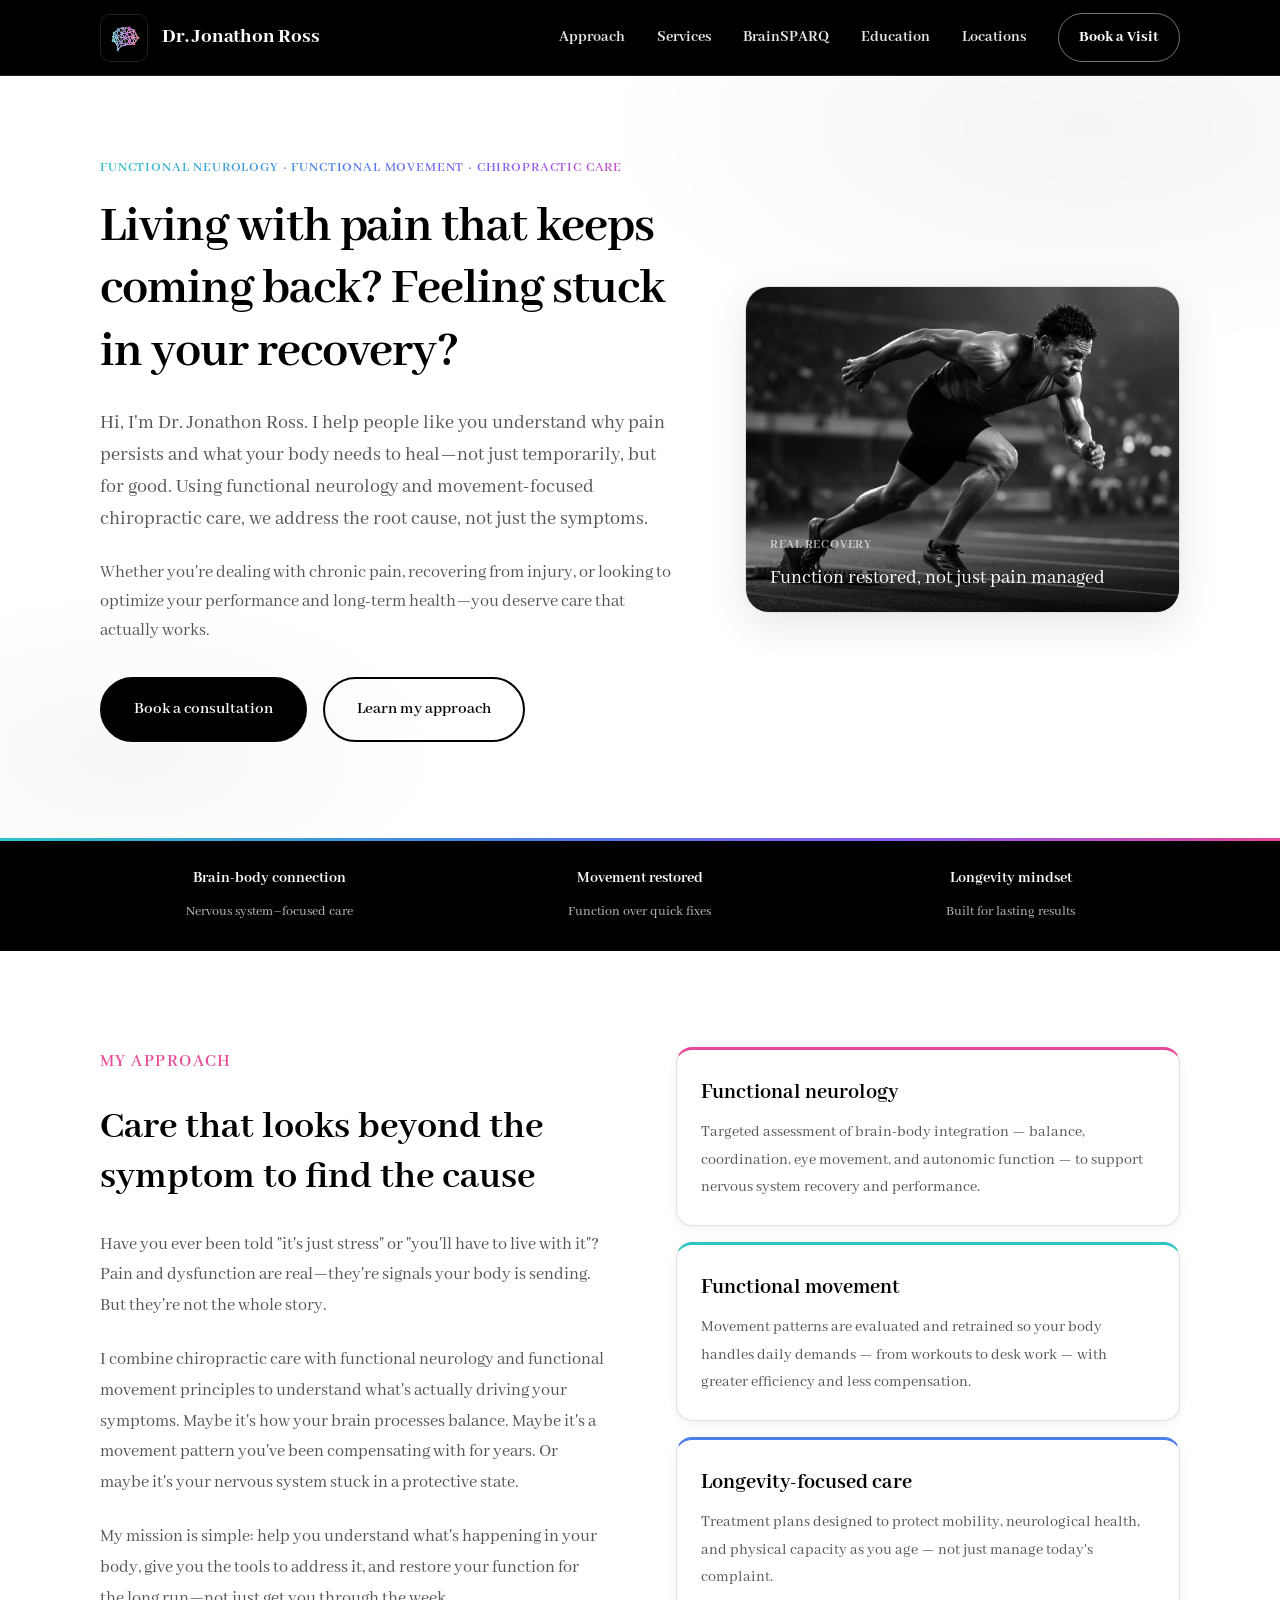
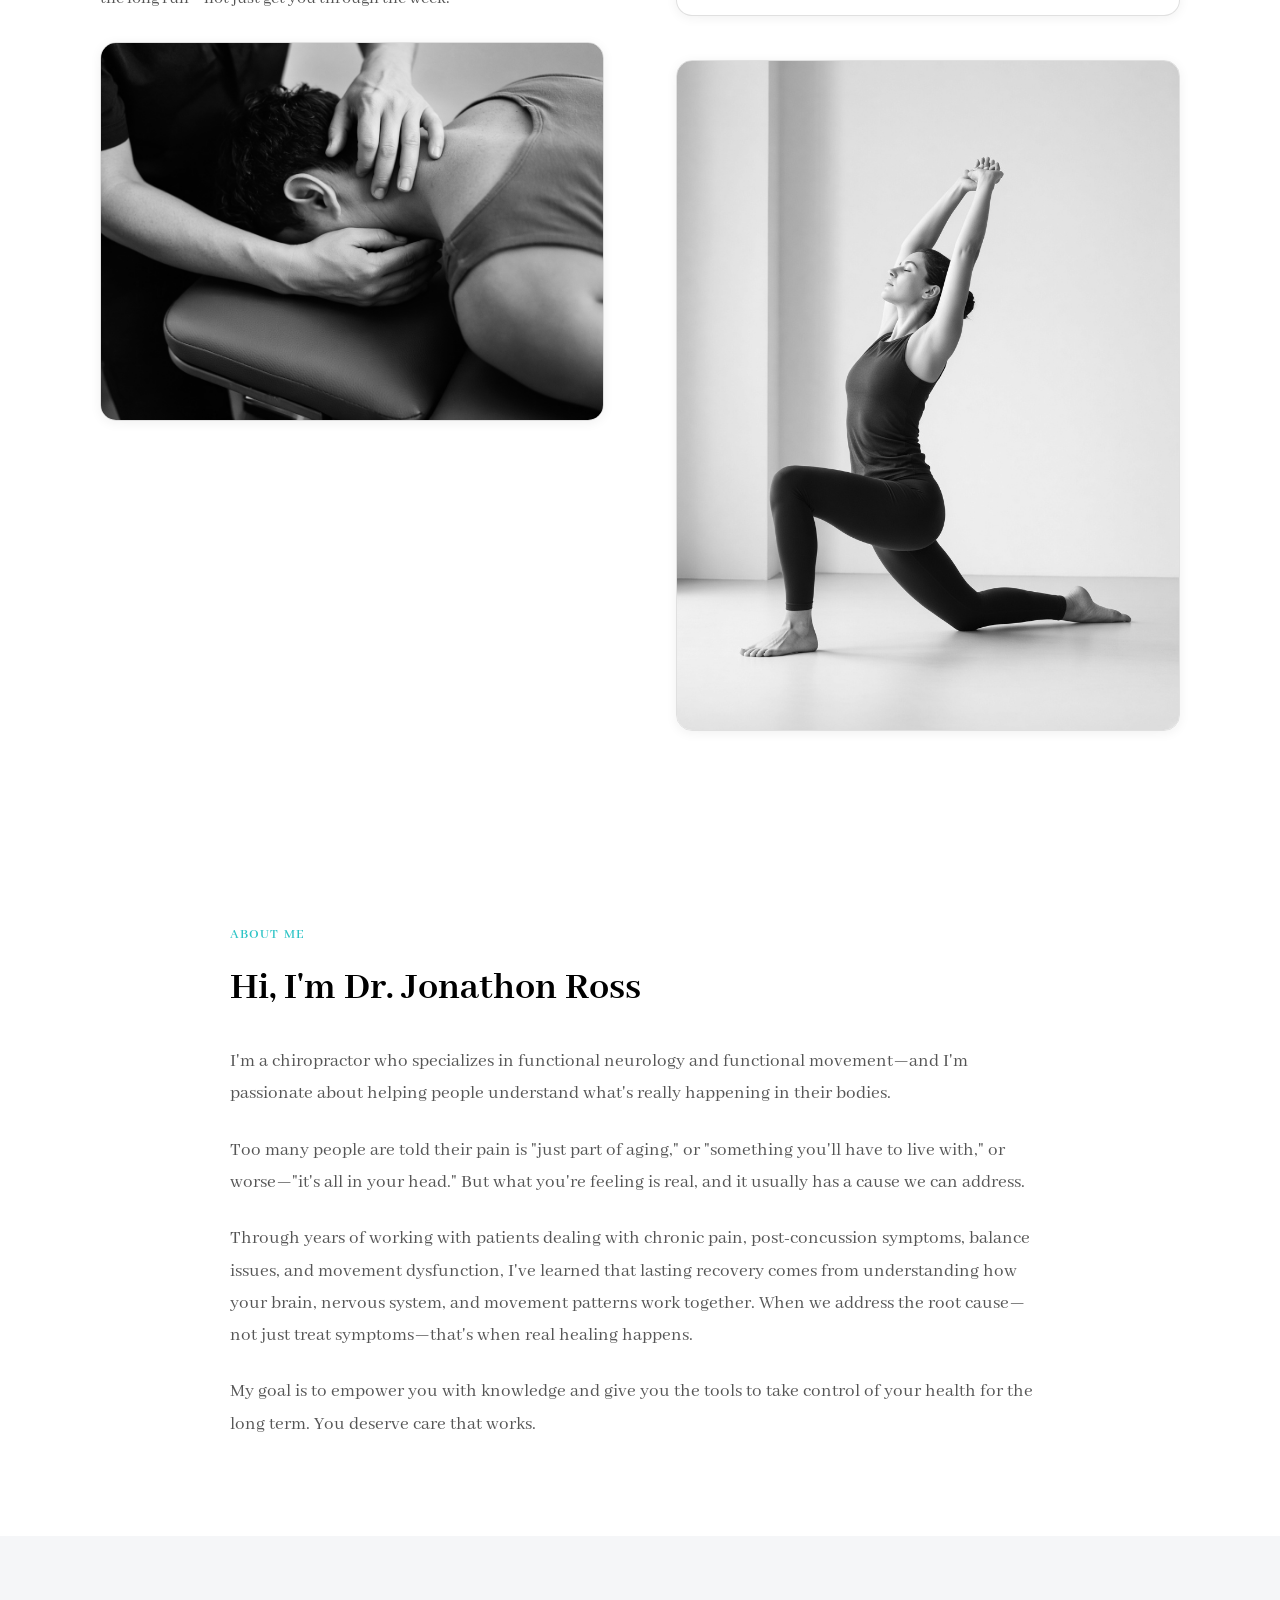
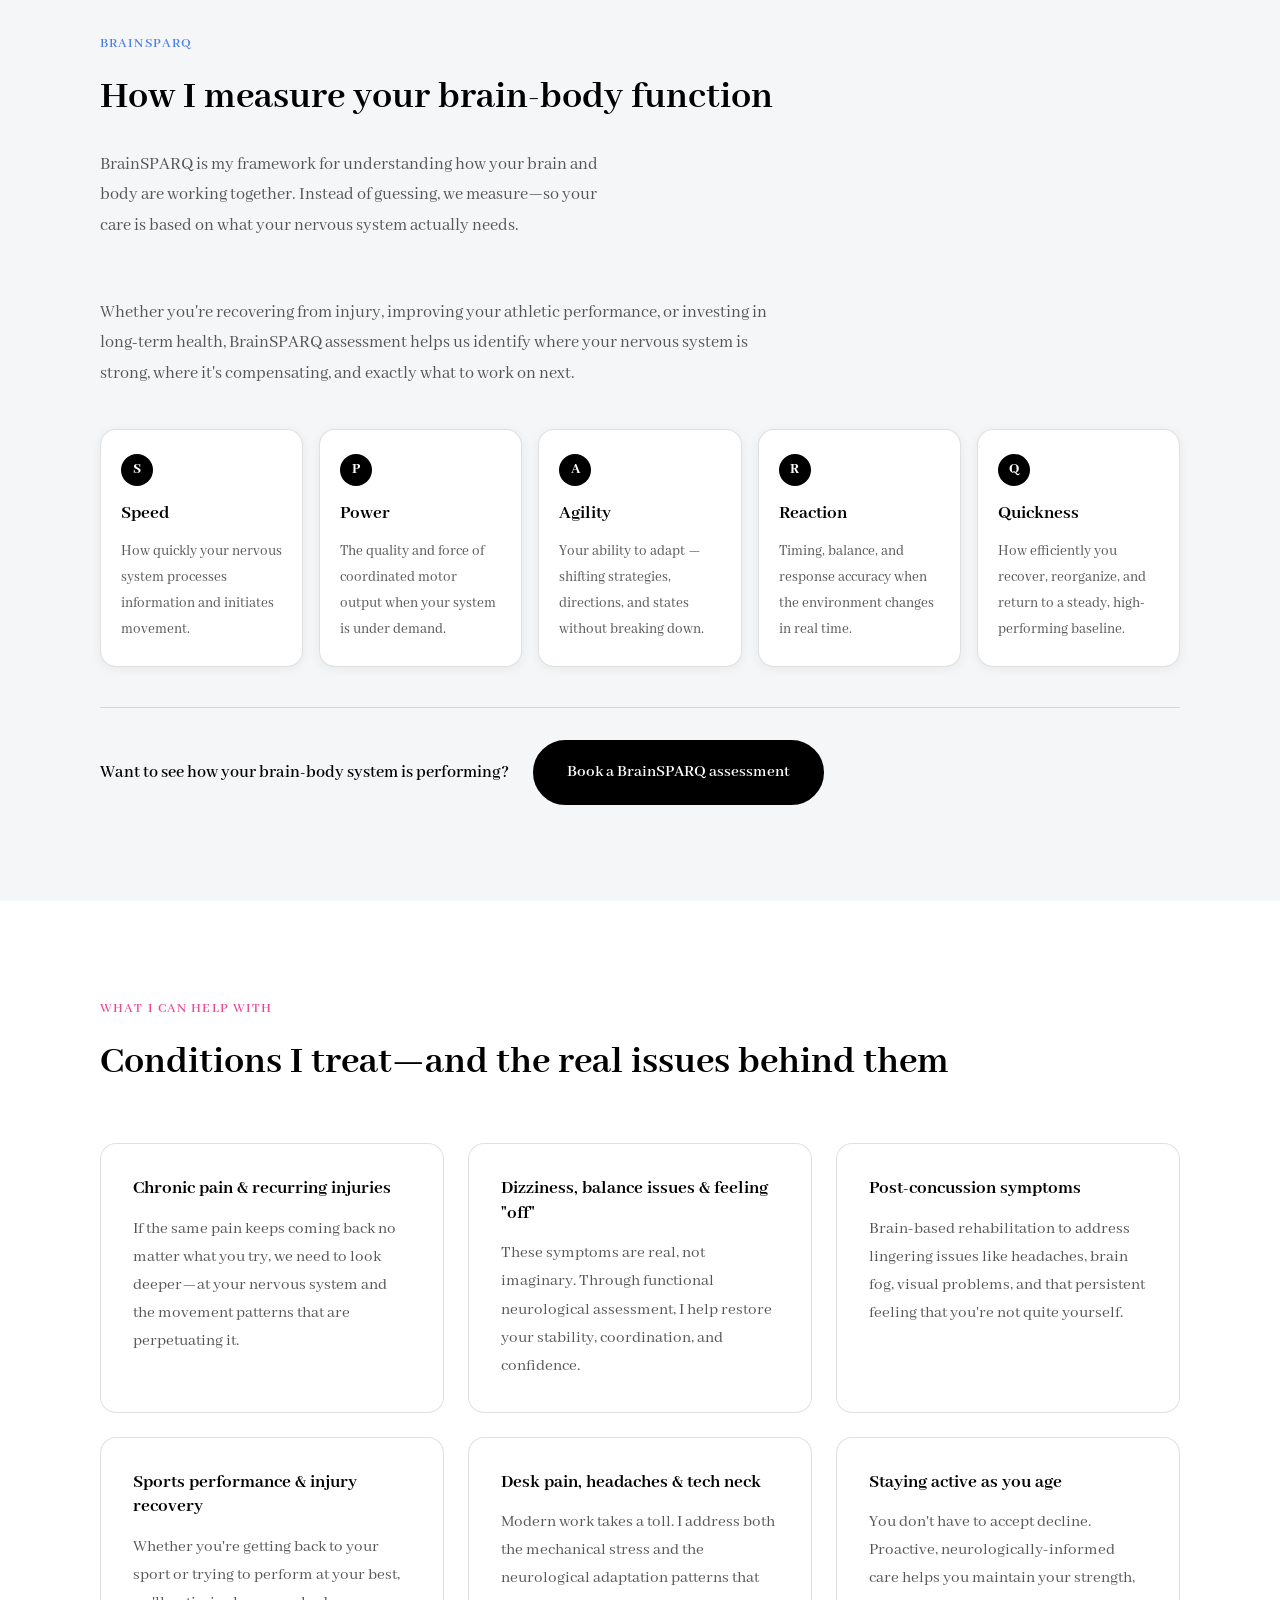
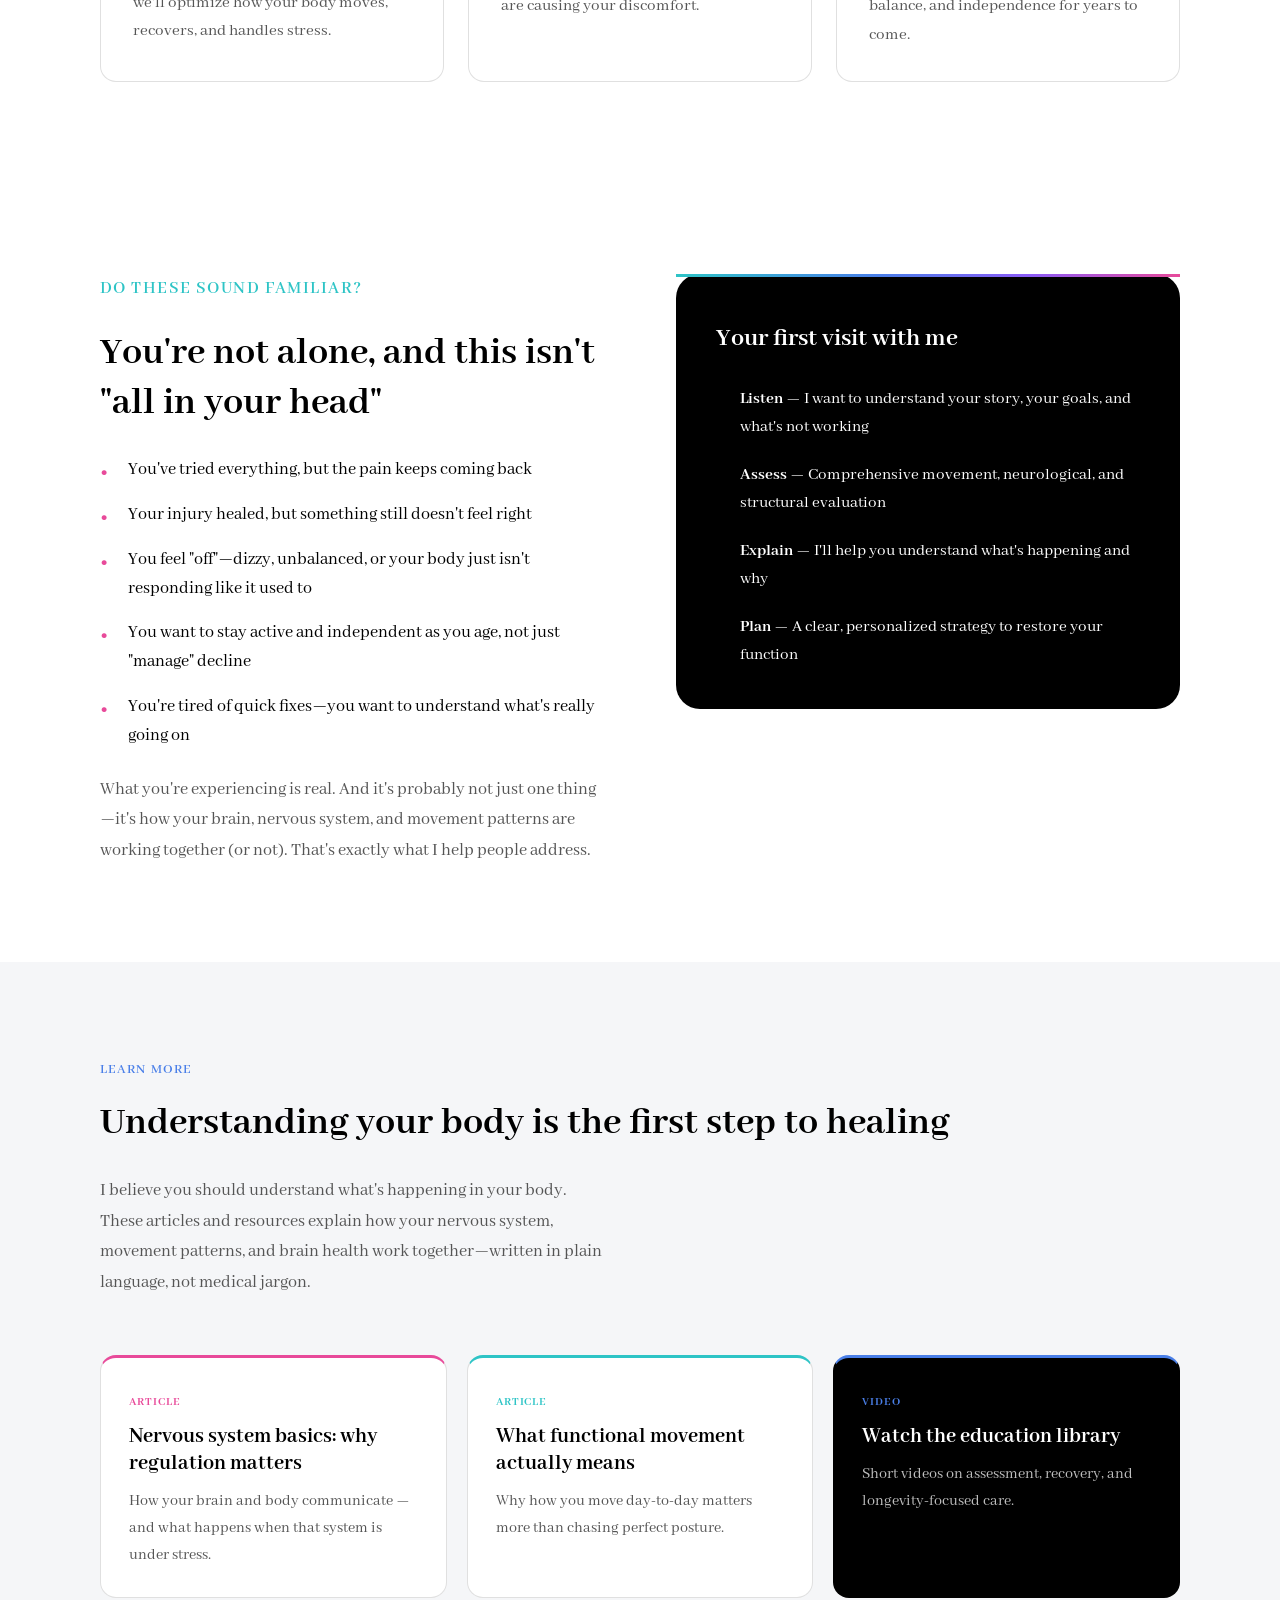
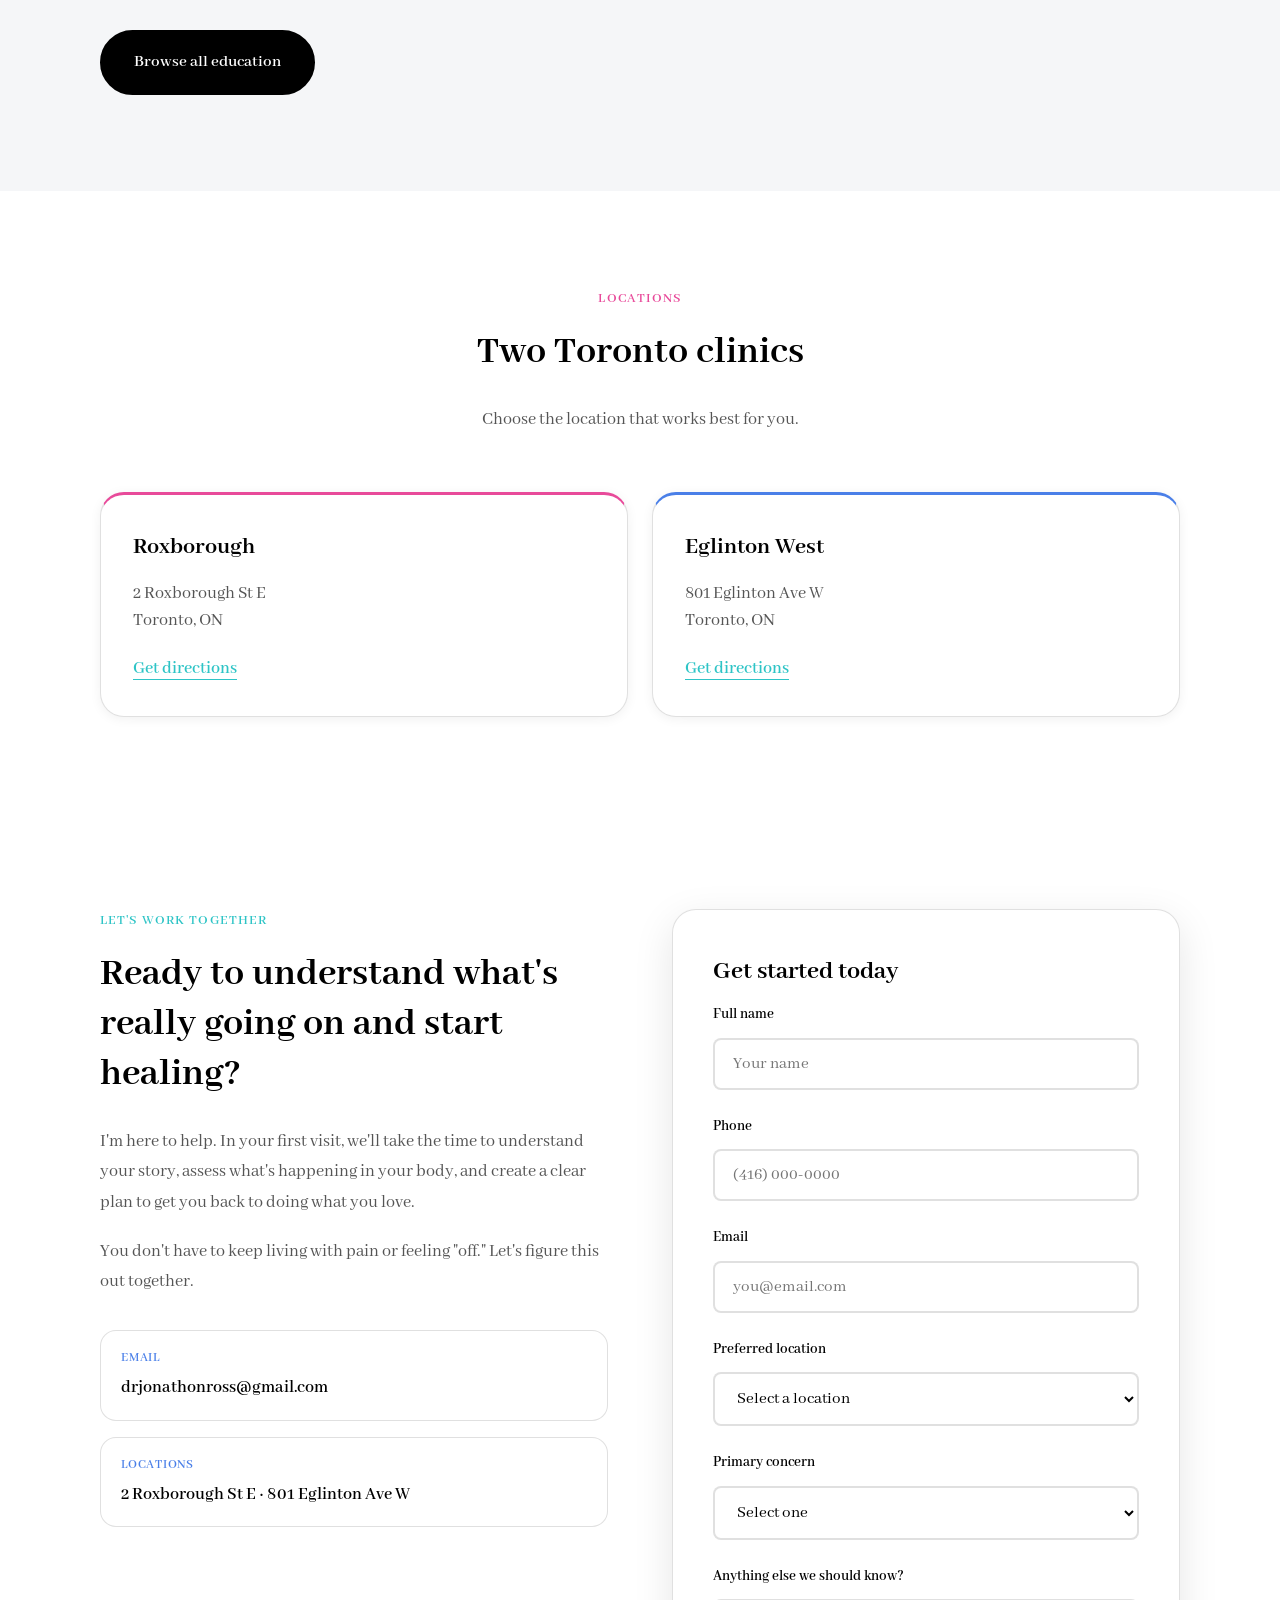
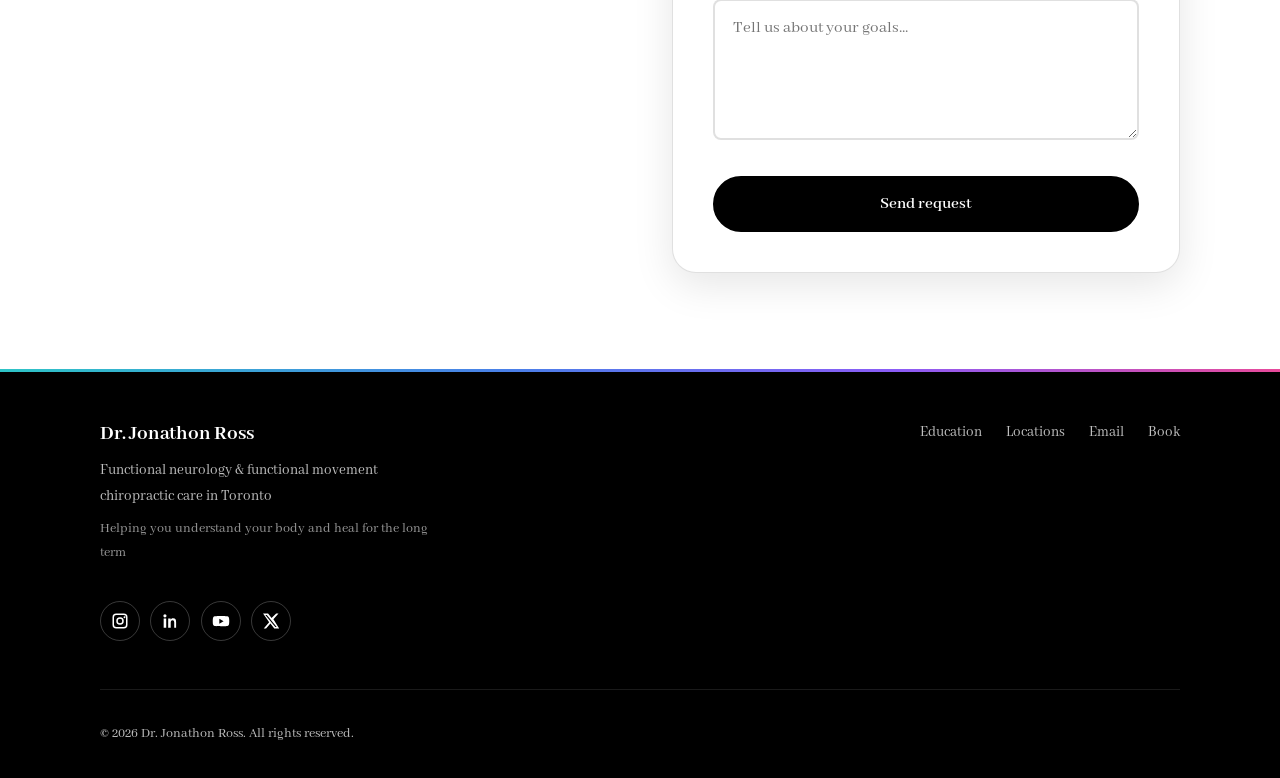
<file: index.html>
<!DOCTYPE html>
<html lang="en">
<head>
  <meta charset="UTF-8">
  <meta name="viewport" content="width=device-width, initial-scale=1.0">
  <meta name="description" content="Dr. Jonathon Ross — functional neurology and functional movement chiropractic care in Toronto. Locations on Roxborough St E and Eglinton Ave W.">
  <meta name="theme-color" content="#000000">
  <title>Dr. Jonathon Ross | Functional Neurology &amp; Movement Chiropractic</title>
  <link rel="preconnect" href="https://fonts.googleapis.com">
  <link rel="preconnect" href="https://fonts.gstatic.com" crossorigin>
  <link href="https://fonts.googleapis.com/css2?family=Abhaya+Libre:wght@400;500;600;700;800&display=swap" rel="stylesheet">
  <link rel="stylesheet" href="styles.css">
</head>
<body>
  <a class="skip-link" href="#main">Skip to content</a>

  <header class="site-header" id="top">
    <div class="container header-inner">
      <a href="#top" class="logo" aria-label="Dr. Jonathon Ross home">
        <img class="logo-mark" src="images/brain-mark.png" alt="" width="48" height="48">
        <span class="logo-name">Dr. Jonathon Ross</span>
      </a>
      <button class="nav-toggle" type="button" aria-expanded="false" aria-controls="site-nav" aria-label="Open menu">
        <span></span><span></span>
      </button>
      <nav class="site-nav" id="site-nav" aria-label="Primary">
        <a href="#approach">Approach</a>
        <a href="#services">Services</a>
        <a href="#brainsparq">BrainSPARQ</a>
        <a href="education/">Education</a>
        <a href="#locations">Locations</a>
        <a href="#book" class="nav-cta">Book a Visit</a>
      </nav>
    </div>
  </header>

  <main id="main">
    <section class="hero">
      <div class="hero-bg" aria-hidden="true"></div>
      <div class="container hero-grid">
        <div class="hero-content">
          <p class="eyebrow">Functional Neurology · Functional Movement · Chiropractic Care</p>
          <h1>Living with pain that keeps coming back? Feeling stuck in your recovery?</h1>
          <p class="hero-lead">
            Hi, I'm Dr. Jonathon Ross. I help people like you understand why pain persists and what 
            your body needs to heal—not just temporarily, but for good. Using functional neurology 
            and movement-focused chiropractic care, we address the root cause, not just the symptoms.
          </p>
          <p class="hero-lead hero-lead--secondary">
            Whether you're dealing with chronic pain, recovering from injury, or looking to optimize 
            your performance and long-term health—you deserve care that actually works.
          </p>
          <div class="hero-actions">
            <a href="#book" class="btn btn-primary">Book a consultation</a>
            <a href="#approach" class="btn btn-secondary">Learn my approach</a>
          </div>
        </div>
        <div class="hero-visual">
          <img
            src="images/hero-performance.jpg"
            alt="Athlete exploding into a sprint for sport performance"
            width="800"
            height="600"
            class="hero-image"
          >
          <div class="hero-caption">
            <p class="stat-label">Real recovery</p>
            <p class="stat-value">Function restored, not just pain managed</p>
          </div>
        </div>
      </div>
    </section>

    <section class="trust-bar">
      <div class="container trust-grid">
        <div class="trust-item">
          <strong>Brain-body connection</strong>
          <span>Nervous system–focused care</span>
        </div>
        <div class="trust-item">
          <strong>Movement restored</strong>
          <span>Function over quick fixes</span>
        </div>
        <div class="trust-item">
          <strong>Longevity mindset</strong>
          <span>Built for lasting results</span>
        </div>
      </div>
    </section>

    <section class="section" id="approach">
      <div class="container split">
        <div class="split-content">
          <p class="section-label">My approach</p>
          <h2>Care that looks beyond the symptom to find the cause</h2>
          <p>
            Have you ever been told "it's just stress" or "you'll have to live with it"? Pain and 
            dysfunction are real—they're signals your body is sending. But they're not the whole story.
          </p>
          <p>
            I combine chiropractic care with functional neurology and functional movement principles 
            to understand what's actually driving your symptoms. Maybe it's how your brain processes 
            balance. Maybe it's a movement pattern you've been compensating with for years. Or maybe 
            it's your nervous system stuck in a protective state.
          </p>
          <p>
            My mission is simple: help you understand what's happening in your body, give you the tools 
            to address it, and restore your function for the long run—not just get you through the week.
          </p>
          <figure class="section-photo">
            <img
              src="images/assessment.jpg"
              alt="Hands carefully assessing spine alignment during a chiropractic examination"
              width="800"
              height="600"
            >
          </figure>
        </div>
        <div class="pillar-stack">
          <article class="pillar">
            <h3>Functional neurology</h3>
            <p>
              Targeted assessment of brain-body integration — balance, coordination, eye movement,
              and autonomic function — to support nervous system recovery and performance.
            </p>
          </article>
          <article class="pillar">
            <h3>Functional movement</h3>
            <p>
              Movement patterns are evaluated and retrained so your body handles daily demands —
              from workouts to desk work — with greater efficiency and less compensation.
            </p>
          </article>
          <article class="pillar">
            <h3>Longevity-focused care</h3>
            <p>
              Treatment plans designed to protect mobility, neurological health, and physical
              capacity as you age — not just manage today's complaint.
            </p>
          </article>
          <figure class="section-photo section-photo--portrait">
            <img
              src="images/movement.jpg"
              alt="Person practicing controlled functional movement and mobility"
              width="600"
              height="800"
            >
          </figure>
        </div>
      </div>
    </section>

    <section class="section section--about">
      <div class="container">
        <div class="about-intro">
          <p class="section-label">About me</p>
          <h2>Hi, I'm Dr. Jonathon Ross</h2>
          <div class="about-content">
            <p>
              I'm a chiropractor who specializes in functional neurology and functional movement—and 
              I'm passionate about helping people understand what's really happening in their bodies.
            </p>
            <p>
              Too many people are told their pain is "just part of aging," or "something you'll have 
              to live with," or worse—"it's all in your head." But what you're feeling is real, and 
              it usually has a cause we can address.
            </p>
            <p>
              Through years of working with patients dealing with chronic pain, post-concussion symptoms, 
              balance issues, and movement dysfunction, I've learned that lasting recovery comes from 
              understanding how your brain, nervous system, and movement patterns work together. When 
              we address the root cause—not just treat symptoms—that's when real healing happens.
            </p>
            <p>
              My goal is to empower you with knowledge and give you the tools to take control of your 
              health for the long term. You deserve care that works.
            </p>
          </div>
        </div>
      </div>
    </section>

    <section class="section section--muted" id="brainsparq">
      <div class="container">
        <div class="section-header">
          <p class="section-label">BrainSPARQ</p>
          <h2>How I measure your brain-body function</h2>
          <p class="section-intro section-intro--left">
            BrainSPARQ is my framework for understanding how your brain and body are working together. 
            Instead of guessing, we measure—so your care is based on what your nervous system actually needs.
          </p>
        </div>

        <div class="sparq-intro">
          <p>
            Whether you're recovering from injury, improving your athletic performance, or investing in 
            long-term health, BrainSPARQ assessment helps us identify where your nervous system is strong, 
            where it's compensating, and exactly what to work on next.
          </p>
        </div>

        <div class="sparq-grid">
          <article class="sparq-card">
            <span class="sparq-letter" aria-hidden="true">S</span>
            <h3>Speed</h3>
            <p>How quickly your nervous system processes information and initiates movement.</p>
          </article>
          <article class="sparq-card">
            <span class="sparq-letter" aria-hidden="true">P</span>
            <h3>Power</h3>
            <p>The quality and force of coordinated motor output when your system is under demand.</p>
          </article>
          <article class="sparq-card">
            <span class="sparq-letter" aria-hidden="true">A</span>
            <h3>Agility</h3>
            <p>Your ability to adapt — shifting strategies, directions, and states without breaking down.</p>
          </article>
          <article class="sparq-card">
            <span class="sparq-letter" aria-hidden="true">R</span>
            <h3>Reaction</h3>
            <p>Timing, balance, and response accuracy when the environment changes in real time.</p>
          </article>
          <article class="sparq-card">
            <span class="sparq-letter" aria-hidden="true">Q</span>
            <h3>Quickness</h3>
            <p>How efficiently you recover, reorganize, and return to a steady, high-performing baseline.</p>
          </article>
        </div>

        <div class="sparq-cta">
          <p>Want to see how your brain-body system is performing?</p>
          <a href="#book" class="btn btn-primary">Book a BrainSPARQ assessment</a>
        </div>
      </div>
    </section>

    <section class="section" id="services">
      <div class="container">
        <div class="section-header">
          <p class="section-label">What I can help with</p>
          <h2>Conditions I treat—and the real issues behind them</h2>
        </div>
        <div class="service-grid">
          <article class="service">
            <h3>Chronic pain &amp; recurring injuries</h3>
            <p>If the same pain keeps coming back no matter what you try, we need to look deeper—at your nervous system and the movement patterns that are perpetuating it.</p>
          </article>
          <article class="service">
            <h3>Dizziness, balance issues &amp; feeling "off"</h3>
            <p>These symptoms are real, not imaginary. Through functional neurological assessment, I help restore your stability, coordination, and confidence.</p>
          </article>
          <article class="service">
            <h3>Post-concussion symptoms</h3>
            <p>Brain-based rehabilitation to address lingering issues like headaches, brain fog, visual problems, and that persistent feeling that you're not quite yourself.</p>
          </article>
          <article class="service">
            <h3>Sports performance &amp; injury recovery</h3>
            <p>Whether you're getting back to your sport or trying to perform at your best, we'll optimize how your body moves, recovers, and handles stress.</p>
          </article>
          <article class="service">
            <h3>Desk pain, headaches &amp; tech neck</h3>
            <p>Modern work takes a toll. I address both the mechanical stress and the neurological adaptation patterns that are causing your discomfort.</p>
          </article>
          <article class="service">
            <h3>Staying active as you age</h3>
            <p>You don't have to accept decline. Proactive, neurologically-informed care helps you maintain your strength, balance, and independence for years to come.</p>
          </article>
        </div>
      </div>
    </section>

    <section class="section" id="who">
      <div class="container split split--reverse">
        <div class="split-content">
          <p class="section-label">Do these sound familiar?</p>
          <h2>You're not alone, and this isn't "all in your head"</h2>
          <ul class="check-list">
            <li>You've tried everything, but the pain keeps coming back</li>
            <li>Your injury healed, but something still doesn't feel right</li>
            <li>You feel "off"—dizzy, unbalanced, or your body just isn't responding like it used to</li>
            <li>You want to stay active and independent as you age, not just "manage" decline</li>
            <li>You're tired of quick fixes—you want to understand what's really going on</li>
          </ul>
          <p style="margin-top: 1.5rem;">
            What you're experiencing is real. And it's probably not just one thing—it's how your 
            brain, nervous system, and movement patterns are working together (or not). That's 
            exactly what I help people address.
          </p>
        </div>
        <div class="process-card">
          <h3>Your first visit with me</h3>
          <ol class="process-list">
            <li><strong>Listen</strong> — I want to understand your story, your goals, and what's not working</li>
            <li><strong>Assess</strong> — Comprehensive movement, neurological, and structural evaluation</li>
            <li><strong>Explain</strong> — I'll help you understand what's happening and why</li>
            <li><strong>Plan</strong> — A clear, personalized strategy to restore your function</li>
          </ol>
        </div>
      </div>
    </section>

    <section class="section section--muted" id="education">
      <div class="container">
        <div class="section-header">
          <p class="section-label">Learn more</p>
          <h2>Understanding your body is the first step to healing</h2>
          <p class="section-intro section-intro--left">
            I believe you should understand what's happening in your body. These articles and resources 
            explain how your nervous system, movement patterns, and brain health work together—written in 
            plain language, not medical jargon.
          </p>
        </div>

        <div class="edu-preview-grid">
          <a class="edu-card" href="education/articles/nervous-system-basics.html">
            <span class="edu-type">Article</span>
            <h3>Nervous system basics: why regulation matters</h3>
            <p>How your brain and body communicate — and what happens when that system is under stress.</p>
          </a>
          <a class="edu-card" href="education/articles/functional-movement.html">
            <span class="edu-type">Article</span>
            <h3>What functional movement actually means</h3>
            <p>Why how you move day-to-day matters more than chasing perfect posture.</p>
          </a>
          <a class="edu-card edu-card--video" href="education/#videos">
            <span class="edu-type">Video</span>
            <h3>Watch the education library</h3>
            <p>Short videos on assessment, recovery, and longevity-focused care.</p>
          </a>
        </div>

        <div class="edu-cta-row">
          <a href="education/" class="btn btn-primary">Browse all education</a>
        </div>
      </div>
    </section>

    <section class="section" id="locations">
      <div class="container">
        <div class="section-header section-header--center">
          <p class="section-label">Locations</p>
          <h2>Two Toronto clinics</h2>
          <p class="section-intro">Choose the location that works best for you.</p>
        </div>
        <div class="location-grid">
          <article class="location-card">
            <h3>Roxborough</h3>
            <p class="location-address">2 Roxborough St E<br>Toronto, ON</p>
            <a
              class="location-link"
              href="https://maps.google.com/?q=2+Roxborough+St+E,+Toronto,+ON"
              target="_blank"
              rel="noopener noreferrer"
            >Get directions</a>
          </article>
          <article class="location-card">
            <h3>Eglinton West</h3>
            <p class="location-address">801 Eglinton Ave W<br>Toronto, ON</p>
            <a
              class="location-link"
              href="https://maps.google.com/?q=801+Eglinton+Ave+W,+Toronto,+ON"
              target="_blank"
              rel="noopener noreferrer"
            >Get directions</a>
          </article>
        </div>
      </div>
    </section>

    <section class="section section--cta" id="book">
      <div class="container cta-grid">
        <div class="cta-content">
          <p class="section-label">Let's work together</p>
          <h2>Ready to understand what's really going on and start healing?</h2>
          <p>
            I'm here to help. In your first visit, we'll take the time to understand your story, 
            assess what's happening in your body, and create a clear plan to get you back to doing 
            what you love.
          </p>
          <p>
            You don't have to keep living with pain or feeling "off." Let's figure this out together.
          </p>
          <div class="contact-links">
            <a href="mailto:drjonathonross@gmail.com" class="contact-link">
              <span class="contact-link-label">Email</span>
              <span>drjonathonross@gmail.com</span>
            </a>
            <div class="contact-link contact-link--static">
              <span class="contact-link-label">Locations</span>
              <span>2 Roxborough St E · 801 Eglinton Ave W</span>
            </div>
          </div>
        </div>
        <form class="contact-form" id="contact-form" action="#" method="post">
          <h3>Get started today</h3>
          <div class="form-row">
            <label for="name">Full name</label>
            <input type="text" id="name" name="name" required autocomplete="name" placeholder="Your name">
          </div>
          <div class="form-row">
            <label for="phone">Phone</label>
            <input type="tel" id="phone" name="phone" required autocomplete="tel" placeholder="(416) 000-0000">
          </div>
          <div class="form-row">
            <label for="email">Email</label>
            <input type="email" id="email" name="email" required autocomplete="email" placeholder="you@email.com">
          </div>
          <div class="form-row">
            <label for="location">Preferred location</label>
            <select id="location" name="location" required>
              <option value="" disabled selected>Select a location</option>
              <option value="roxborough">2 Roxborough St E, Toronto</option>
              <option value="eglinton">801 Eglinton Ave W, Toronto</option>
              <option value="either">Either location works</option>
            </select>
          </div>
          <div class="form-row">
            <label for="concern">Primary concern</label>
            <select id="concern" name="concern" required>
              <option value="" disabled selected>Select one</option>
              <option value="pain">Chronic pain / injury</option>
              <option value="balance">Balance / coordination</option>
              <option value="concussion">Post-concussion / vestibular</option>
              <option value="performance">Performance / athletics</option>
              <option value="aging">Healthy aging / mobility</option>
              <option value="other">Other</option>
            </select>
          </div>
          <div class="form-row">
            <label for="message">Anything else we should know?</label>
            <textarea id="message" name="message" rows="4" placeholder="Tell us about your goals..."></textarea>
          </div>
          <button type="submit" class="btn btn-primary btn-full">Send request</button>
          <p class="form-note" id="form-note" hidden>Your email client will open with your request ready to send to drjonathonross@gmail.com.</p>
        </form>
      </div>
    </section>
  </main>

  <footer class="site-footer">
    <div class="container footer-inner">
      <div class="footer-brand">
        <span class="logo-name">Dr. Jonathon Ross</span>
        <p>Functional neurology &amp; functional movement chiropractic care in Toronto</p>
        <p style="margin-top: 0.5rem; font-size: 0.875rem; opacity: 0.8;">Helping you understand your body and heal for the long term</p>
      </div>
      <div class="footer-links">
        <a href="education/">Education</a>
        <a href="#locations">Locations</a>
        <a href="mailto:drjonathonross@gmail.com">Email</a>
        <a href="#book">Book</a>
      </div>
        <div class="social-links social-links--footer" aria-label="Social media">
          <a href="https://instagram.com/" target="_blank" rel="noopener noreferrer" aria-label="Instagram">
            <svg viewBox="0 0 24 24" aria-hidden="true"><path fill="currentColor" d="M7 2h10a5 5 0 0 1 5 5v10a5 5 0 0 1-5 5H7a5 5 0 0 1-5-5V7a5 5 0 0 1 5-5zm0 2a3 3 0 0 0-3 3v10a3 3 0 0 0 3 3h10a3 3 0 0 0 3-3V7a3 3 0 0 0-3-3H7zm11 1.75a1.25 1.25 0 1 1 0 2.5 1.25 1.25 0 0 1 0-2.5zM12 7a5 5 0 1 1 0 10 5 5 0 0 1 0-10zm0 2a3 3 0 1 0 0 6 3 3 0 0 0 0-6z"/></svg>
          </a>
          <a href="https://www.linkedin.com/" target="_blank" rel="noopener noreferrer" aria-label="LinkedIn">
            <svg viewBox="0 0 24 24" aria-hidden="true"><path fill="currentColor" d="M6.94 8.5H3.56V21h3.38V8.5zM5.25 3A2.12 2.12 0 1 0 5.26 7.24 2.12 2.12 0 0 0 5.25 3zM21 21h-3.37v-6.52c0-1.56-.03-3.56-2.17-3.56-2.17 0-2.5 1.7-2.5 3.45V21H9.58V8.5h3.24v1.71h.05c.45-.86 1.56-1.77 3.21-1.77 3.43 0 4.06 2.26 4.06 5.2V21z"/></svg>
          </a>
          <a href="https://www.youtube.com/" target="_blank" rel="noopener noreferrer" aria-label="YouTube">
            <svg viewBox="0 0 24 24" aria-hidden="true"><path fill="currentColor" d="M23 12.2s0-3.1-.39-4.5a2.9 2.9 0 0 0-2.05-2.05C18.2 5.2 12 5.2 12 5.2s-6.2 0-8.56.45A2.9 2.9 0 0 0 1.4 7.7C1 9.1 1 12.2 1 12.2s0 3.1.39 4.5a2.9 2.9 0 0 0 2.05 2.05C5.8 19.2 12 19.2 12 19.2s6.2 0 8.56-.45a2.9 2.9 0 0 0 2.05-2.05c.39-1.4.39-4.5.39-4.5zM9.75 15.5v-6.6l5.7 3.3-5.7 3.3z"/></svg>
          </a>
          <a href="https://x.com/" target="_blank" rel="noopener noreferrer" aria-label="X">
            <svg viewBox="0 0 24 24" aria-hidden="true"><path fill="currentColor" d="M18.9 2H22l-6.78 7.75L22.9 22h-6.55l-5.13-6.7L5.4 22H2.28l7.25-8.29L1.4 2h6.7l4.63 6.14L18.9 2zm-1.15 18h1.82L6.4 3.9H4.45L17.75 20z"/></svg>
          </a>
        </div>
      <p class="footer-copy">&copy; <span id="year"></span> Dr. Jonathon Ross. All rights reserved.</p>
    </div>
  </footer>

  <script src="script.js"></script>
</body>
</html>
</file>
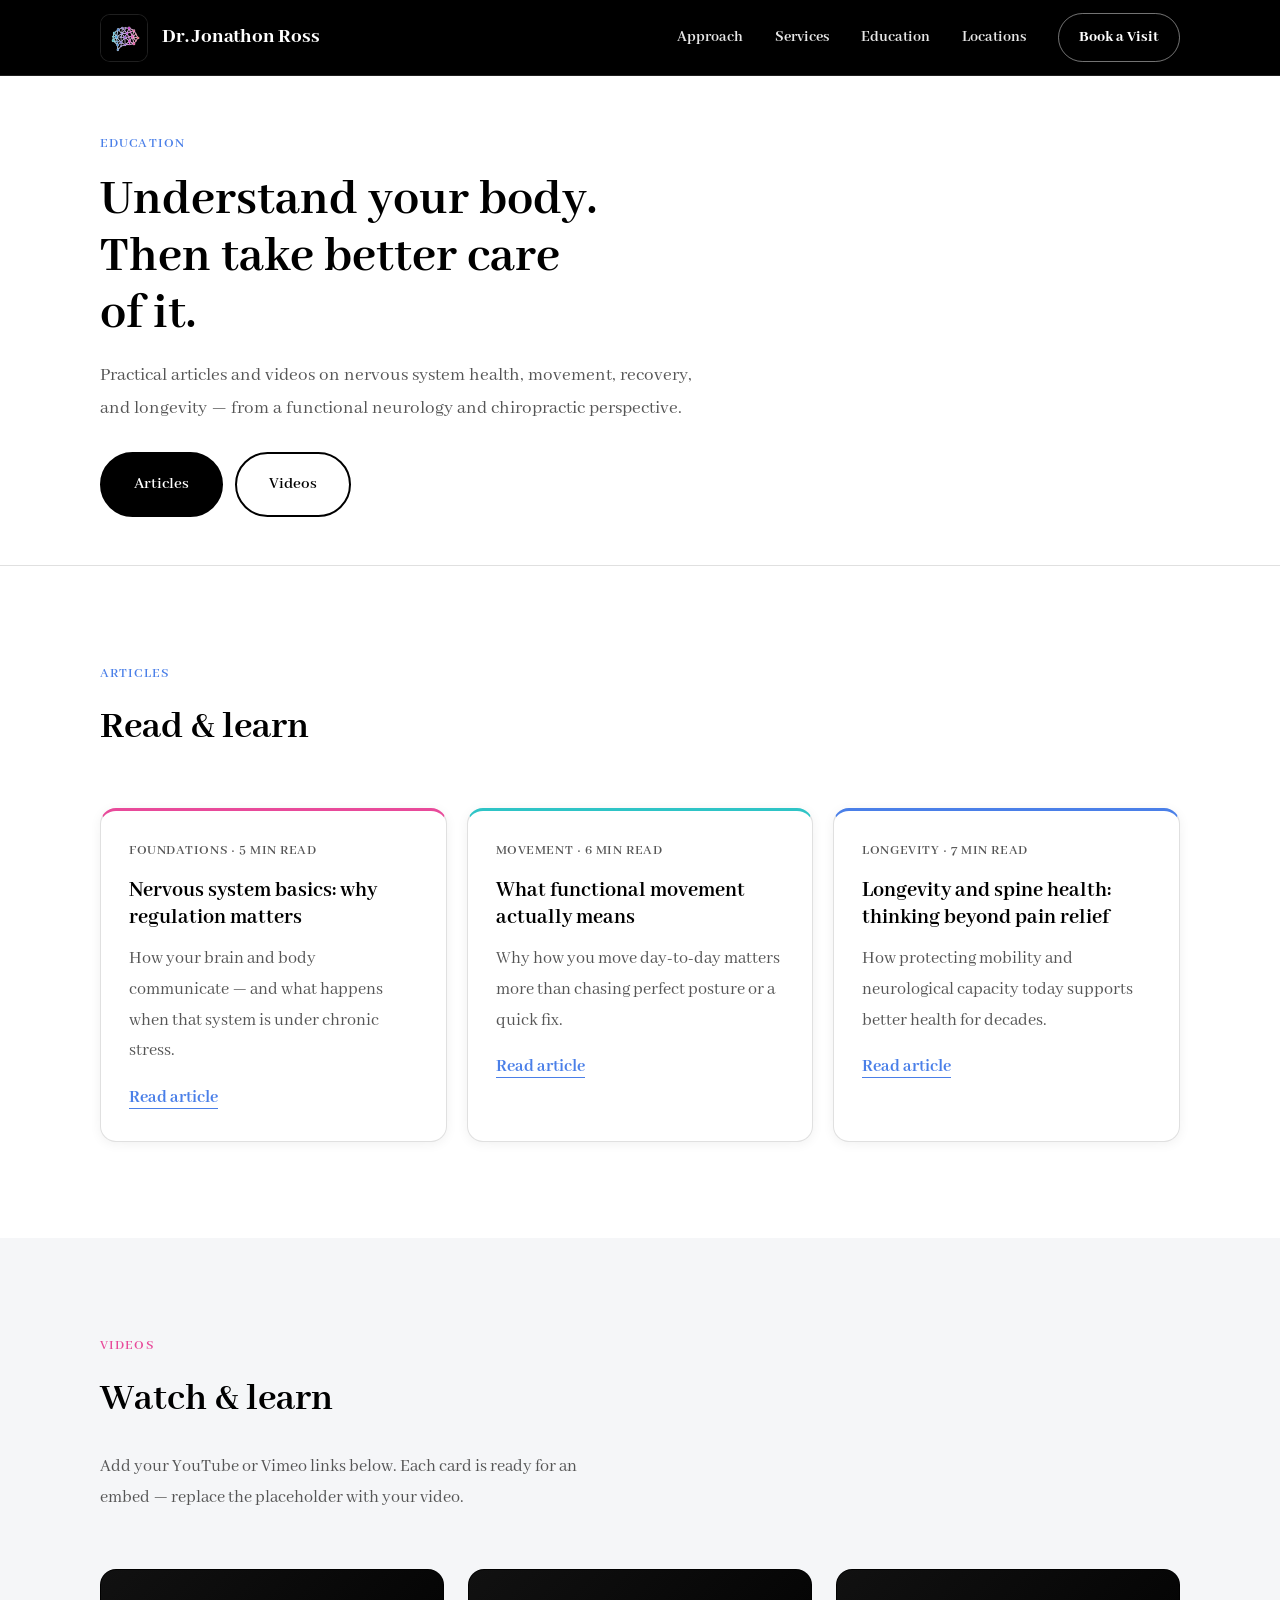
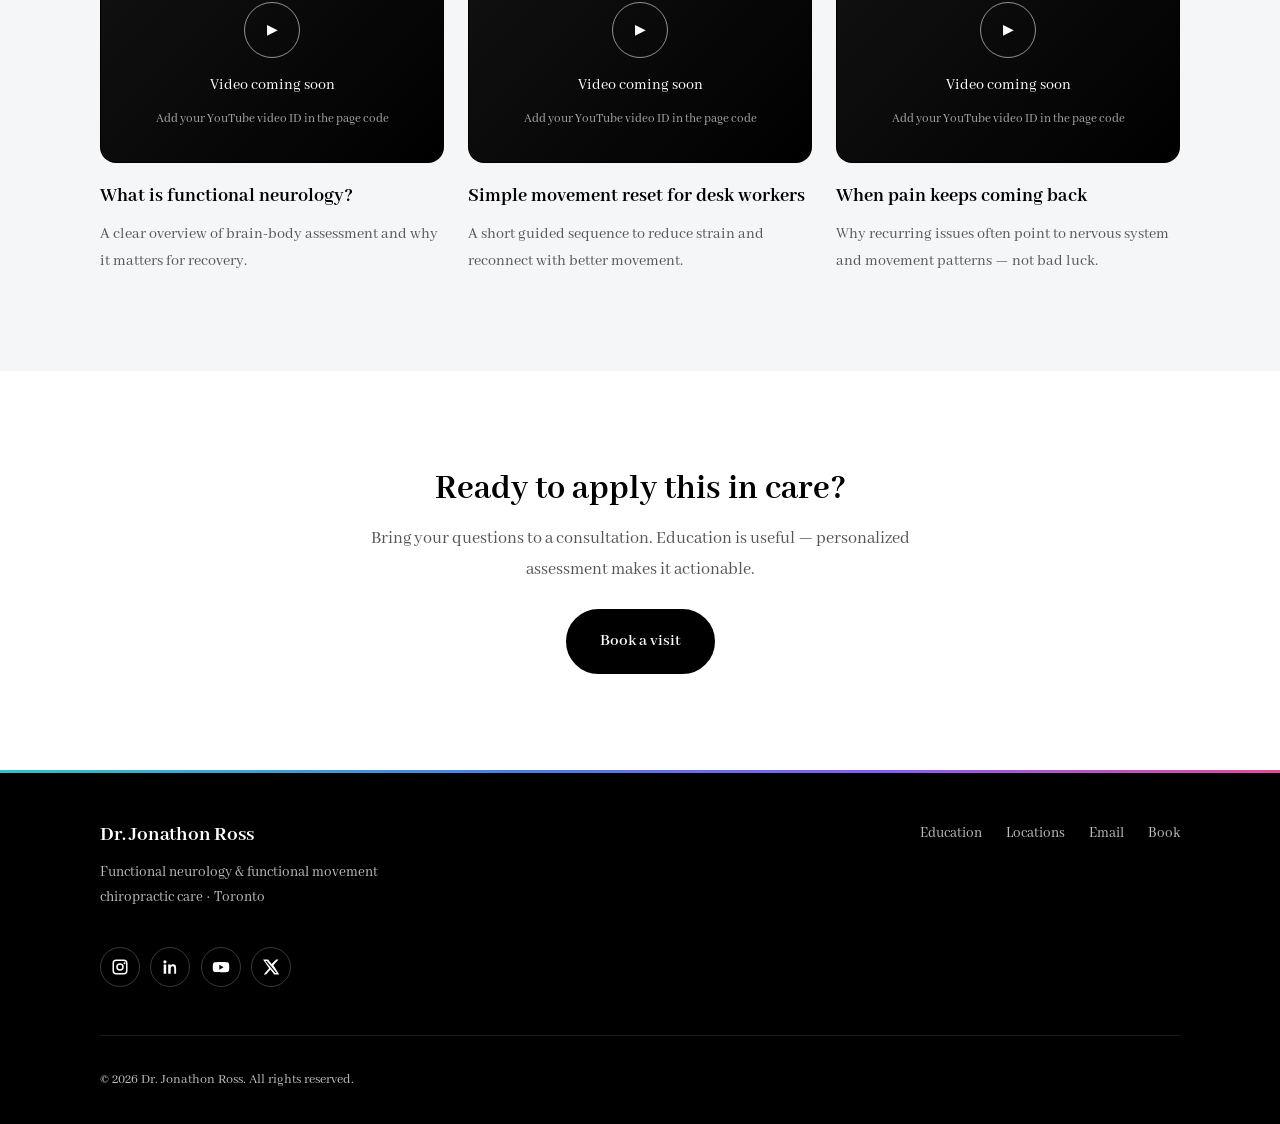
<file: education/index.html>
<!DOCTYPE html>
<html lang="en">
<head>
  <meta charset="UTF-8">
  <meta name="viewport" content="width=device-width, initial-scale=1.0">
  <meta name="description" content="Education from Dr. Jonathon Ross — articles and videos on functional neurology, functional movement, and longevity-focused chiropractic care.">
  <meta name="theme-color" content="#000000">
  <title>Education | Dr. Jonathon Ross</title>
  <link rel="preconnect" href="https://fonts.googleapis.com">
  <link rel="preconnect" href="https://fonts.gstatic.com" crossorigin>
  <link href="https://fonts.googleapis.com/css2?family=Abhaya+Libre:wght@400;500;600;700;800&display=swap" rel="stylesheet">
  <link rel="stylesheet" href="../styles.css">
</head>
<body>
  <a class="skip-link" href="#main">Skip to content</a>

  <header class="site-header" id="top">
    <div class="container header-inner">
      <a href="../" class="logo" aria-label="Dr. Jonathon Ross home">
        <img class="logo-mark" src="../images/brain-mark.png" alt="" width="48" height="48">
        <span class="logo-name">Dr. Jonathon Ross</span>
      </a>
      <button class="nav-toggle" type="button" aria-expanded="false" aria-controls="site-nav" aria-label="Open menu">
        <span></span><span></span>
      </button>
      <nav class="site-nav" id="site-nav" aria-label="Primary">
        <a href="../#approach">Approach</a>
        <a href="../#services">Services</a>
        <a href="./" aria-current="page">Education</a>
        <a href="../#locations">Locations</a>
        <a href="../#book" class="nav-cta">Book a Visit</a>
      </nav>
    </div>
  </header>

  <main id="main">
    <section class="page-hero">
      <div class="container">
        <p class="section-label">Education</p>
        <h1>Understand your body. Then take better care of it.</h1>
        <p class="page-hero-lead">
          Practical articles and videos on nervous system health, movement, recovery, and longevity —
          from a functional neurology and chiropractic perspective.
        </p>
        <div class="page-hero-nav">
          <a href="#articles" class="btn btn-primary">Articles</a>
          <a href="#videos" class="btn btn-secondary">Videos</a>
        </div>
      </div>
    </section>

    <section class="section" id="articles">
      <div class="container">
        <div class="section-header">
          <p class="section-label">Articles</p>
          <h2>Read &amp; learn</h2>
        </div>
        <div class="article-grid">
          <article class="article-card">
            <p class="article-meta">Foundations · 5 min read</p>
            <h3><a href="articles/nervous-system-basics.html">Nervous system basics: why regulation matters</a></h3>
            <p>How your brain and body communicate — and what happens when that system is under chronic stress.</p>
            <a class="text-link" href="articles/nervous-system-basics.html">Read article</a>
          </article>
          <article class="article-card">
            <p class="article-meta">Movement · 6 min read</p>
            <h3><a href="articles/functional-movement.html">What functional movement actually means</a></h3>
            <p>Why how you move day-to-day matters more than chasing perfect posture or a quick fix.</p>
            <a class="text-link" href="articles/functional-movement.html">Read article</a>
          </article>
          <article class="article-card">
            <p class="article-meta">Longevity · 7 min read</p>
            <h3><a href="articles/longevity-and-spine-health.html">Longevity and spine health: thinking beyond pain relief</a></h3>
            <p>How protecting mobility and neurological capacity today supports better health for decades.</p>
            <a class="text-link" href="articles/longevity-and-spine-health.html">Read article</a>
          </article>
        </div>
      </div>
    </section>

    <section class="section section--muted" id="videos">
      <div class="container">
        <div class="section-header">
          <p class="section-label">Videos</p>
          <h2>Watch &amp; learn</h2>
          <p class="section-intro section-intro--left">
            Add your YouTube or Vimeo links below. Each card is ready for an embed —
            replace the placeholder with your video.
          </p>
        </div>

        <div class="video-grid">
          <article class="video-card">
            <div class="video-frame" data-youtube-id="">
              <!-- Paste YouTube ID into data-youtube-id above, e.g. data-youtube-id="dQw4w9WgXcQ" -->
              <div class="video-placeholder">
                <span class="video-play" aria-hidden="true">▶</span>
                <p>Video coming soon</p>
                <p class="video-hint">Add your YouTube video ID in the page code</p>
              </div>
            </div>
            <h3>What is functional neurology?</h3>
            <p>A clear overview of brain-body assessment and why it matters for recovery.</p>
          </article>

          <article class="video-card">
            <div class="video-frame" data-youtube-id="">
              <div class="video-placeholder">
                <span class="video-play" aria-hidden="true">▶</span>
                <p>Video coming soon</p>
                <p class="video-hint">Add your YouTube video ID in the page code</p>
              </div>
            </div>
            <h3>Simple movement reset for desk workers</h3>
            <p>A short guided sequence to reduce strain and reconnect with better movement.</p>
          </article>

          <article class="video-card">
            <div class="video-frame" data-youtube-id="">
              <div class="video-placeholder">
                <span class="video-play" aria-hidden="true">▶</span>
                <p>Video coming soon</p>
                <p class="video-hint">Add your YouTube video ID in the page code</p>
              </div>
            </div>
            <h3>When pain keeps coming back</h3>
            <p>Why recurring issues often point to nervous system and movement patterns — not bad luck.</p>
          </article>
        </div>
      </div>
    </section>

    <section class="section">
      <div class="container edu-bottom-cta">
        <h2>Ready to apply this in care?</h2>
        <p>Bring your questions to a consultation. Education is useful — personalized assessment makes it actionable.</p>
        <a href="../#book" class="btn btn-primary">Book a visit</a>
      </div>
    </section>
  </main>

  <footer class="site-footer">
    <div class="container footer-inner">
      <div class="footer-brand">
        <span class="logo-name">Dr. Jonathon Ross</span>
        <p>Functional neurology &amp; functional movement chiropractic care · Toronto</p>
      </div>
      <div class="footer-links">
        <a href="./">Education</a>
        <a href="../#locations">Locations</a>
        <a href="mailto:drjonathonross@gmail.com">Email</a>
        <a href="../#book">Book</a>
      </div>
        <div class="social-links social-links--footer" aria-label="Social media">
          <a href="https://instagram.com/" target="_blank" rel="noopener noreferrer" aria-label="Instagram">
            <svg viewBox="0 0 24 24" aria-hidden="true"><path fill="currentColor" d="M7 2h10a5 5 0 0 1 5 5v10a5 5 0 0 1-5 5H7a5 5 0 0 1-5-5V7a5 5 0 0 1 5-5zm0 2a3 3 0 0 0-3 3v10a3 3 0 0 0 3 3h10a3 3 0 0 0 3-3V7a3 3 0 0 0-3-3H7zm11 1.75a1.25 1.25 0 1 1 0 2.5 1.25 1.25 0 0 1 0-2.5zM12 7a5 5 0 1 1 0 10 5 5 0 0 1 0-10zm0 2a3 3 0 1 0 0 6 3 3 0 0 0 0-6z"/></svg>
          </a>
          <a href="https://www.linkedin.com/" target="_blank" rel="noopener noreferrer" aria-label="LinkedIn">
            <svg viewBox="0 0 24 24" aria-hidden="true"><path fill="currentColor" d="M6.94 8.5H3.56V21h3.38V8.5zM5.25 3A2.12 2.12 0 1 0 5.26 7.24 2.12 2.12 0 0 0 5.25 3zM21 21h-3.37v-6.52c0-1.56-.03-3.56-2.17-3.56-2.17 0-2.5 1.7-2.5 3.45V21H9.58V8.5h3.24v1.71h.05c.45-.86 1.56-1.77 3.21-1.77 3.43 0 4.06 2.26 4.06 5.2V21z"/></svg>
          </a>
          <a href="https://www.youtube.com/" target="_blank" rel="noopener noreferrer" aria-label="YouTube">
            <svg viewBox="0 0 24 24" aria-hidden="true"><path fill="currentColor" d="M23 12.2s0-3.1-.39-4.5a2.9 2.9 0 0 0-2.05-2.05C18.2 5.2 12 5.2 12 5.2s-6.2 0-8.56.45A2.9 2.9 0 0 0 1.4 7.7C1 9.1 1 12.2 1 12.2s0 3.1.39 4.5a2.9 2.9 0 0 0 2.05 2.05C5.8 19.2 12 19.2 12 19.2s6.2 0 8.56-.45a2.9 2.9 0 0 0 2.05-2.05c.39-1.4.39-4.5.39-4.5zM9.75 15.5v-6.6l5.7 3.3-5.7 3.3z"/></svg>
          </a>
          <a href="https://x.com/" target="_blank" rel="noopener noreferrer" aria-label="X">
            <svg viewBox="0 0 24 24" aria-hidden="true"><path fill="currentColor" d="M18.9 2H22l-6.78 7.75L22.9 22h-6.55l-5.13-6.7L5.4 22H2.28l7.25-8.29L1.4 2h6.7l4.63 6.14L18.9 2zm-1.15 18h1.82L6.4 3.9H4.45L17.75 20z"/></svg>
          </a>
        </div>
      <p class="footer-copy">&copy; <span id="year"></span> Dr. Jonathon Ross. All rights reserved.</p>
    </div>
  </footer>

  <script src="../script.js"></script>
</body>
</html>
</file>
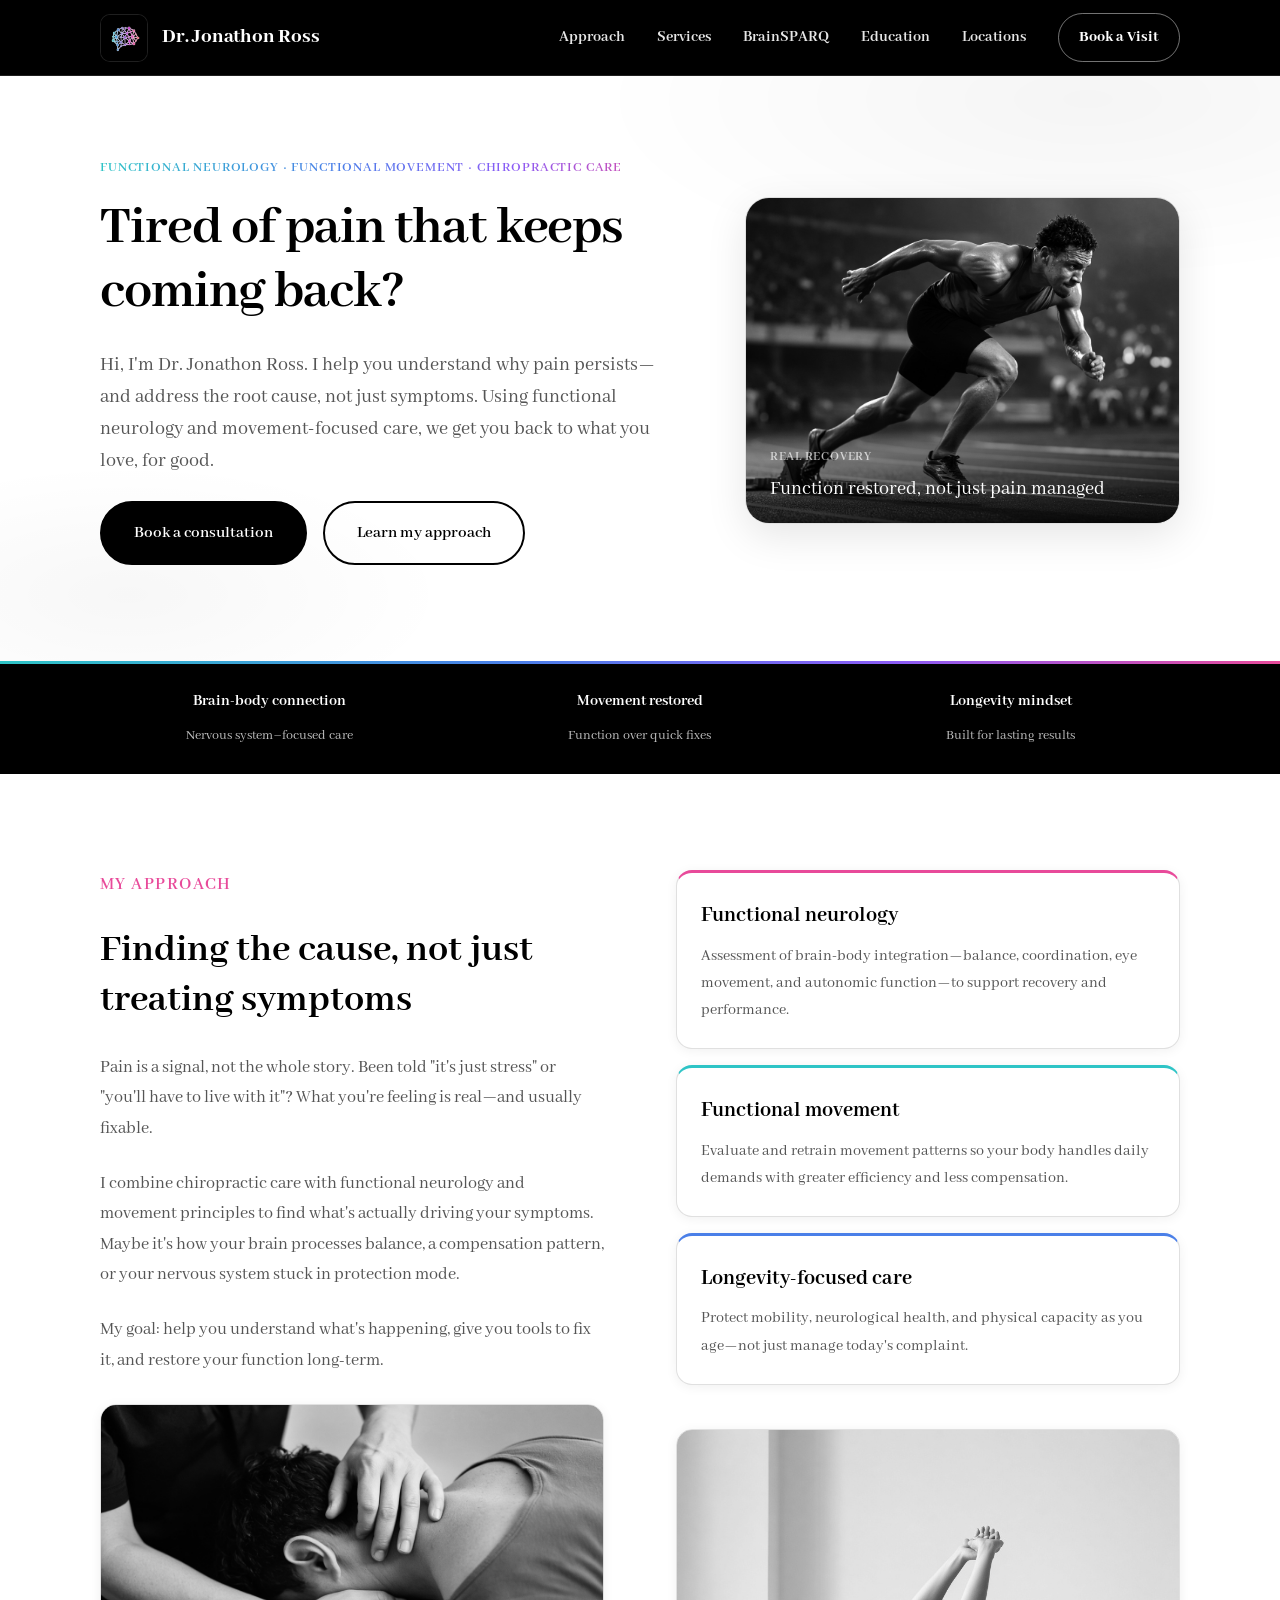
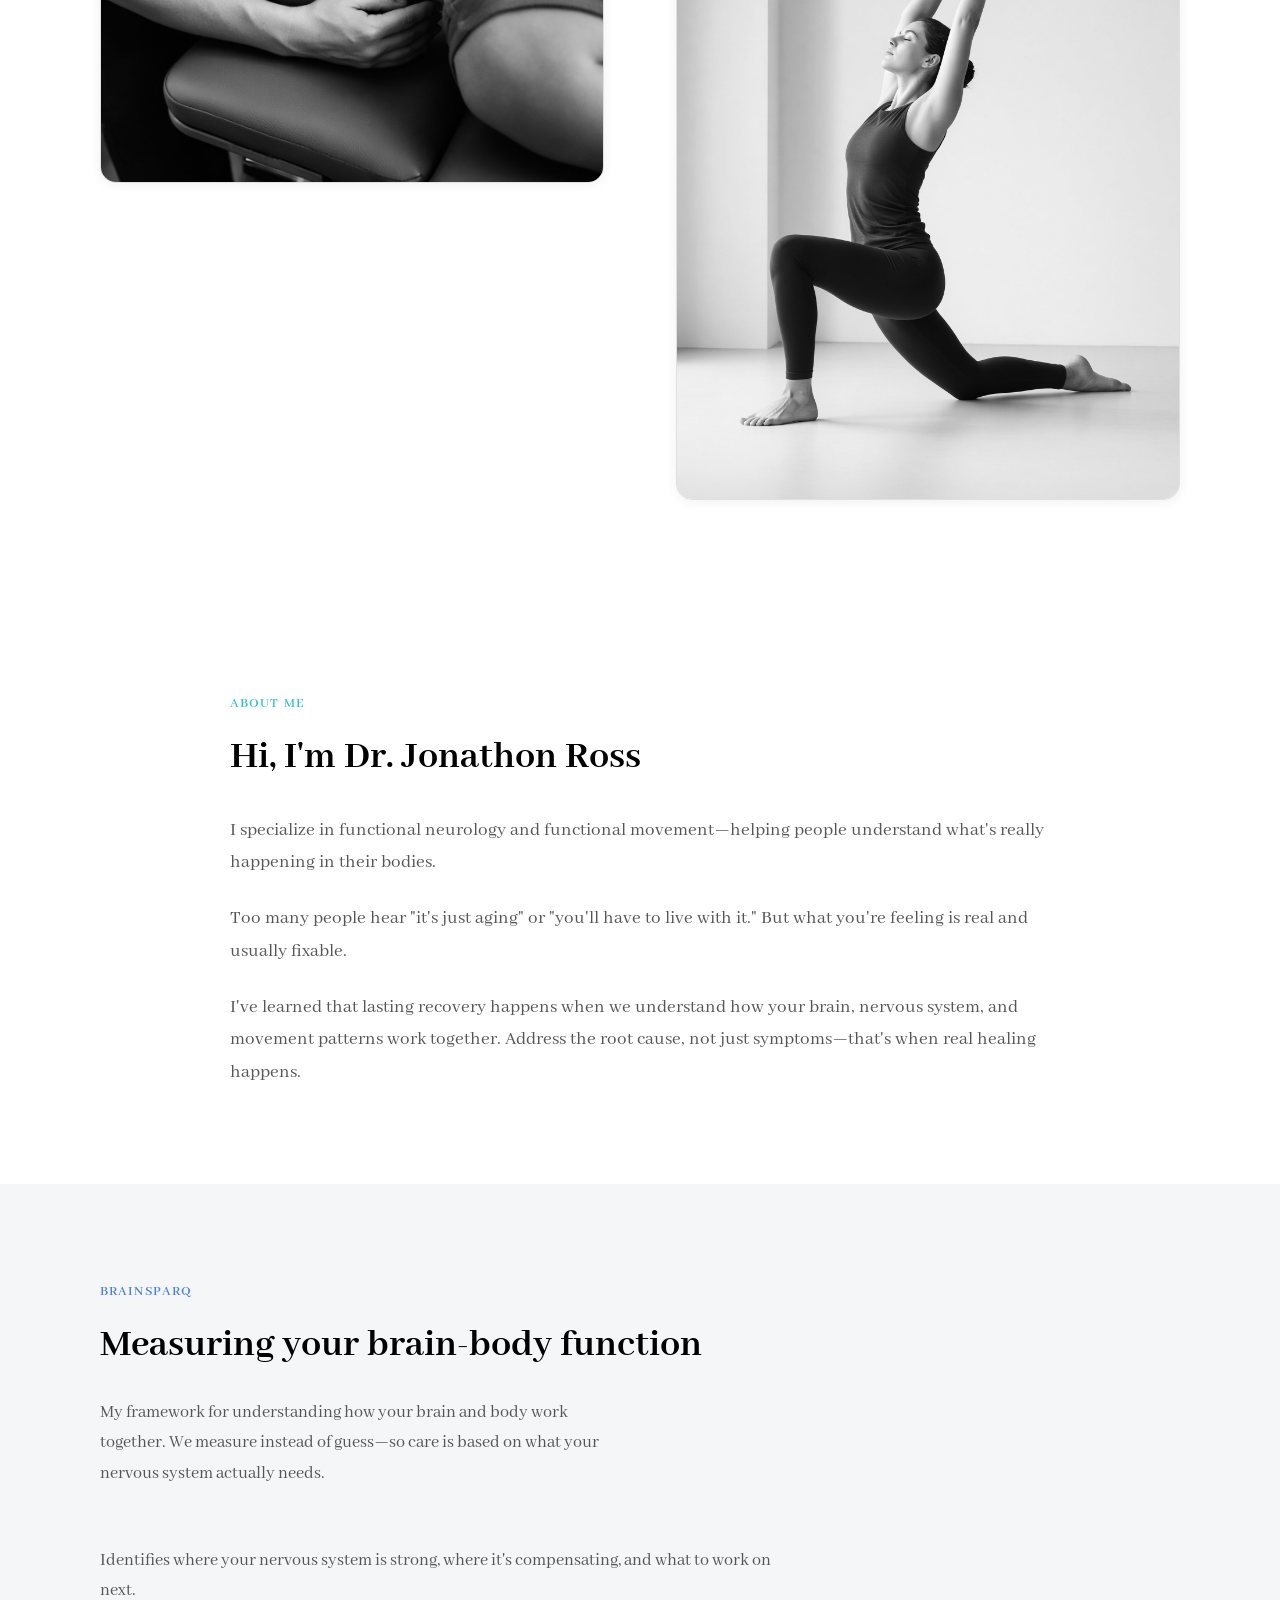
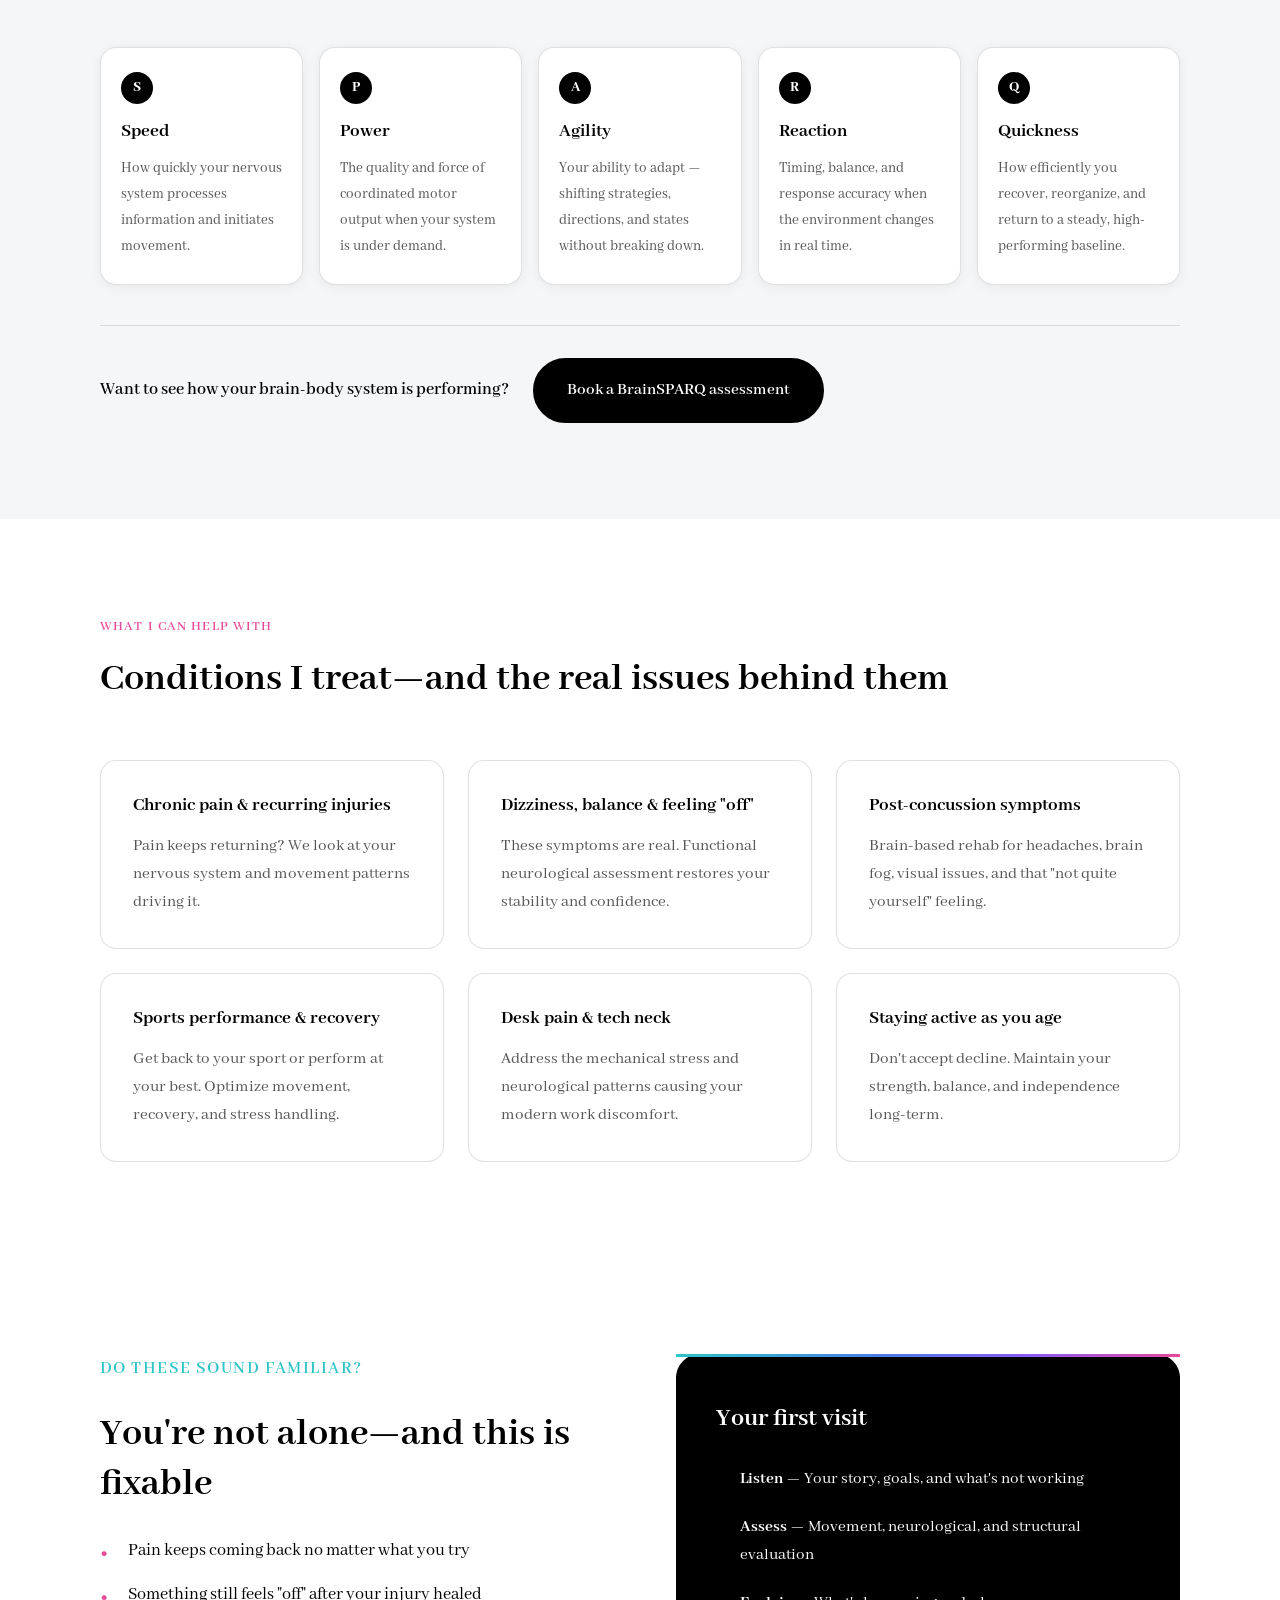
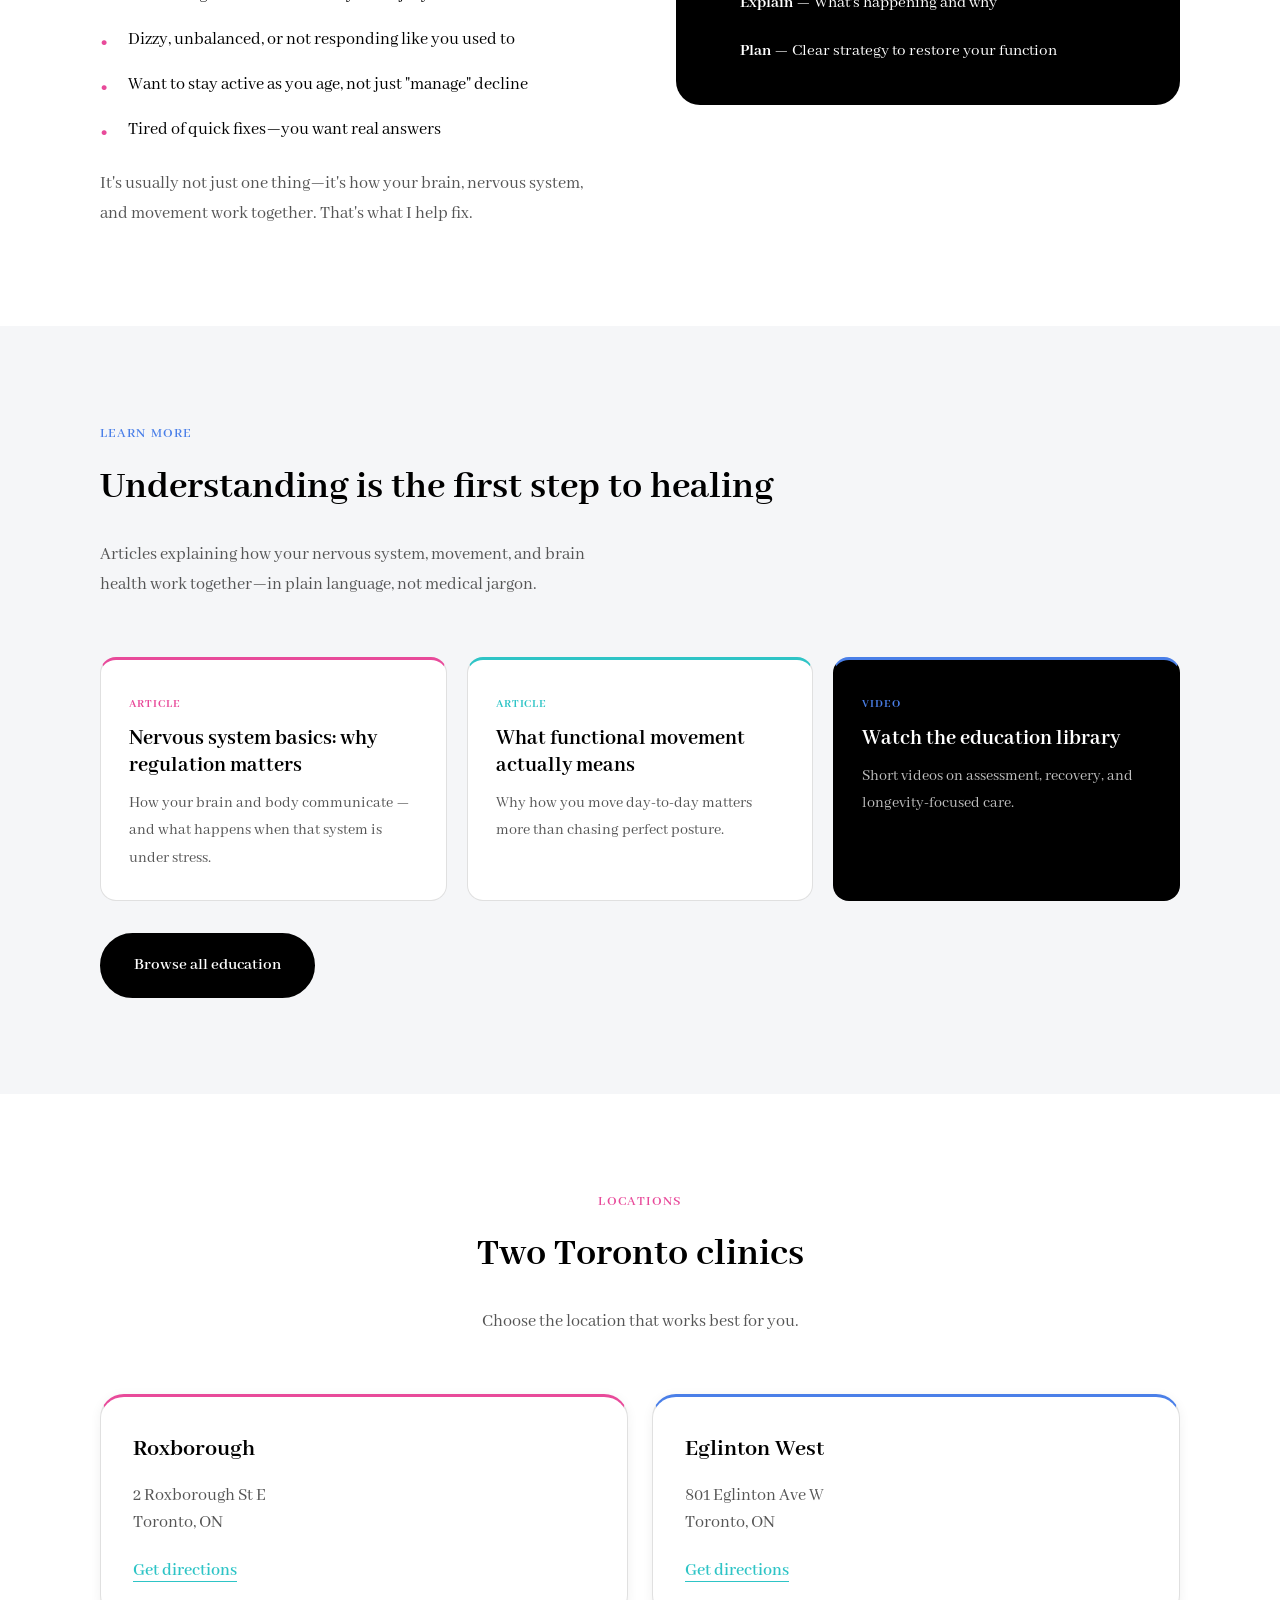
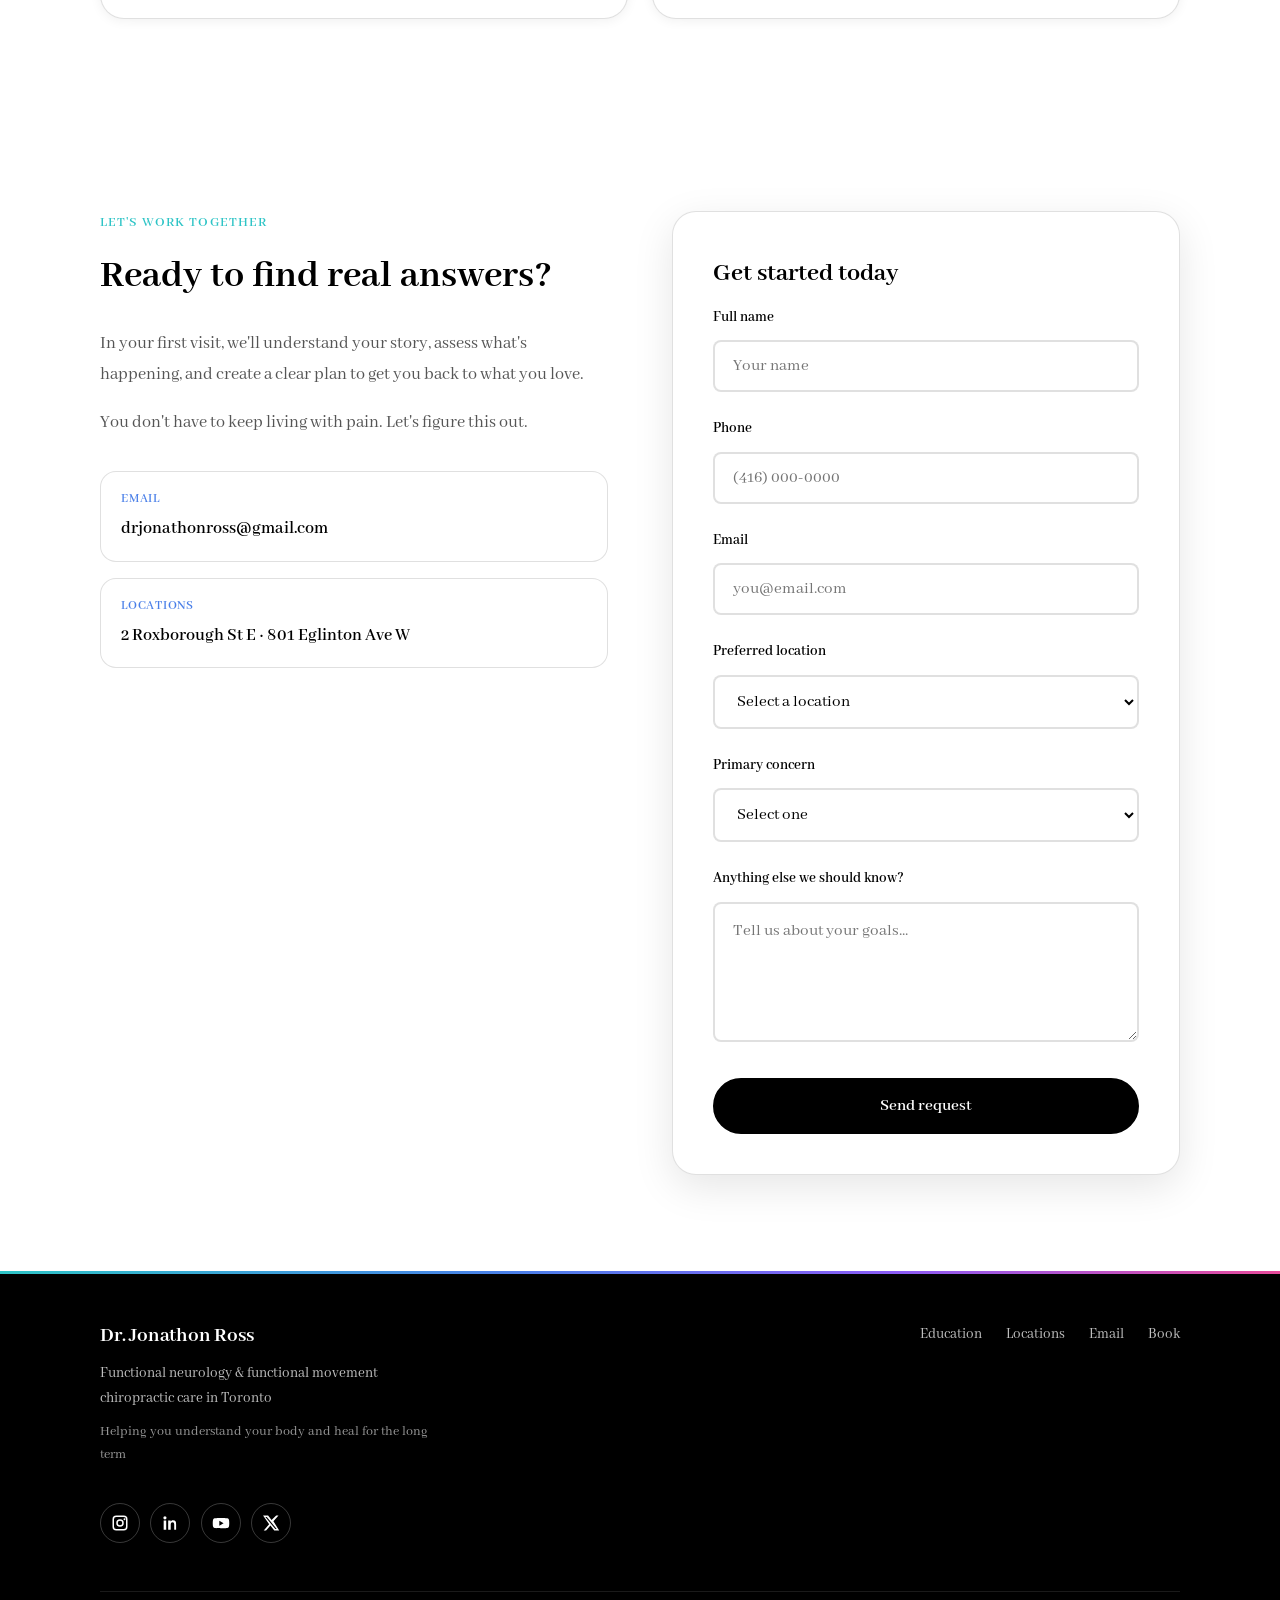
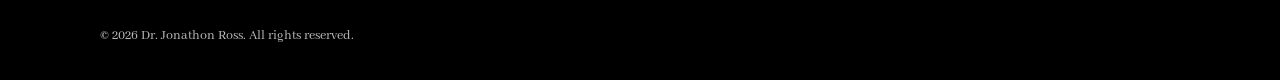
<file: websites/chiropractic/index.html>
<!DOCTYPE html>
<html lang="en">
<head>
  <meta charset="UTF-8">
  <meta name="viewport" content="width=device-width, initial-scale=1.0">
  <meta name="description" content="Dr. Jonathon Ross — functional neurology and functional movement chiropractic care in Toronto. Locations on Roxborough St E and Eglinton Ave W.">
  <meta name="theme-color" content="#000000">
  <title>Dr. Jonathon Ross | Functional Neurology &amp; Movement Chiropractic</title>
  <link rel="preconnect" href="https://fonts.googleapis.com">
  <link rel="preconnect" href="https://fonts.gstatic.com" crossorigin>
  <link href="https://fonts.googleapis.com/css2?family=Abhaya+Libre:wght@400;500;600;700;800&display=swap" rel="stylesheet">
  <link rel="stylesheet" href="styles.css">
</head>
<body>
  <a class="skip-link" href="#main">Skip to content</a>

  <header class="site-header" id="top">
    <div class="container header-inner">
      <a href="#top" class="logo" aria-label="Dr. Jonathon Ross home">
        <img class="logo-mark" src="images/brain-mark.png" alt="" width="48" height="48">
        <span class="logo-name">Dr. Jonathon Ross</span>
      </a>
      <button class="nav-toggle" type="button" aria-expanded="false" aria-controls="site-nav" aria-label="Open menu">
        <span></span><span></span>
      </button>
      <nav class="site-nav" id="site-nav" aria-label="Primary">
        <a href="#approach">Approach</a>
        <a href="#services">Services</a>
        <a href="#brainsparq">BrainSPARQ</a>
        <a href="education/">Education</a>
        <a href="#locations">Locations</a>
        <a href="#book" class="nav-cta">Book a Visit</a>
      </nav>
    </div>
  </header>

  <main id="main">
    <section class="hero">
      <div class="hero-bg" aria-hidden="true"></div>
      <div class="container hero-grid">
        <div class="hero-content">
          <p class="eyebrow">Functional Neurology · Functional Movement · Chiropractic Care</p>
          <h1>Tired of pain that keeps coming back?</h1>
          <p class="hero-lead">
            Hi, I'm Dr. Jonathon Ross. I help you understand why pain persists—and address the root 
            cause, not just symptoms. Using functional neurology and movement-focused care, we get you 
            back to what you love, for good.
          </p>
          <div class="hero-actions">
            <a href="#book" class="btn btn-primary">Book a consultation</a>
            <a href="#approach" class="btn btn-secondary">Learn my approach</a>
          </div>
        </div>
        <div class="hero-visual">
          <img
            src="images/hero-performance.jpg"
            alt="Athlete exploding into a sprint for sport performance"
            width="800"
            height="600"
            class="hero-image"
          >
          <div class="hero-caption">
            <p class="stat-label">Real recovery</p>
            <p class="stat-value">Function restored, not just pain managed</p>
          </div>
        </div>
      </div>
    </section>

    <section class="trust-bar">
      <div class="container trust-grid">
        <div class="trust-item">
          <strong>Brain-body connection</strong>
          <span>Nervous system–focused care</span>
        </div>
        <div class="trust-item">
          <strong>Movement restored</strong>
          <span>Function over quick fixes</span>
        </div>
        <div class="trust-item">
          <strong>Longevity mindset</strong>
          <span>Built for lasting results</span>
        </div>
      </div>
    </section>

    <section class="section" id="approach">
      <div class="container split">
        <div class="split-content">
          <p class="section-label">My approach</p>
          <h2>Finding the cause, not just treating symptoms</h2>
          <p>
            Pain is a signal, not the whole story. Been told "it's just stress" or "you'll have to 
            live with it"? What you're feeling is real—and usually fixable.
          </p>
          <p>
            I combine chiropractic care with functional neurology and movement principles to find 
            what's actually driving your symptoms. Maybe it's how your brain processes balance, a 
            compensation pattern, or your nervous system stuck in protection mode.
          </p>
          <p>
            My goal: help you understand what's happening, give you tools to fix it, and restore 
            your function long-term.
          </p>
          <figure class="section-photo">
            <img
              src="images/assessment.jpg"
              alt="Hands carefully assessing spine alignment during a chiropractic examination"
              width="800"
              height="600"
            >
          </figure>
        </div>
        <div class="pillar-stack">
          <article class="pillar">
            <h3>Functional neurology</h3>
            <p>
              Assessment of brain-body integration—balance, coordination, eye movement, and autonomic 
              function—to support recovery and performance.
            </p>
          </article>
          <article class="pillar">
            <h3>Functional movement</h3>
            <p>
              Evaluate and retrain movement patterns so your body handles daily demands with greater 
              efficiency and less compensation.
            </p>
          </article>
          <article class="pillar">
            <h3>Longevity-focused care</h3>
            <p>
              Protect mobility, neurological health, and physical capacity as you age—not just manage 
              today's complaint.
            </p>
          </article>
          <figure class="section-photo section-photo--portrait">
            <img
              src="images/movement.jpg"
              alt="Person practicing controlled functional movement and mobility"
              width="600"
              height="800"
            >
          </figure>
        </div>
      </div>
    </section>

    <section class="section section--about">
      <div class="container">
        <div class="about-intro">
          <p class="section-label">About me</p>
          <h2>Hi, I'm Dr. Jonathon Ross</h2>
          <div class="about-content">
            <p>
              I specialize in functional neurology and functional movement—helping people understand 
              what's really happening in their bodies.
            </p>
            <p>
              Too many people hear "it's just aging" or "you'll have to live with it." But what you're 
              feeling is real and usually fixable.
            </p>
            <p>
              I've learned that lasting recovery happens when we understand how your brain, nervous system, 
              and movement patterns work together. Address the root cause, not just symptoms—that's when 
              real healing happens.
            </p>
          </div>
        </div>
      </div>
    </section>

    <section class="section section--muted" id="brainsparq">
      <div class="container">
        <div class="section-header">
          <p class="section-label">BrainSPARQ</p>
          <h2>Measuring your brain-body function</h2>
          <p class="section-intro section-intro--left">
            My framework for understanding how your brain and body work together. We measure instead 
            of guess—so care is based on what your nervous system actually needs.
          </p>
        </div>

        <div class="sparq-intro">
          <p>
            Identifies where your nervous system is strong, where it's compensating, and what to work on next.
          </p>
        </div>

        <div class="sparq-grid">
          <article class="sparq-card">
            <span class="sparq-letter" aria-hidden="true">S</span>
            <h3>Speed</h3>
            <p>How quickly your nervous system processes information and initiates movement.</p>
          </article>
          <article class="sparq-card">
            <span class="sparq-letter" aria-hidden="true">P</span>
            <h3>Power</h3>
            <p>The quality and force of coordinated motor output when your system is under demand.</p>
          </article>
          <article class="sparq-card">
            <span class="sparq-letter" aria-hidden="true">A</span>
            <h3>Agility</h3>
            <p>Your ability to adapt — shifting strategies, directions, and states without breaking down.</p>
          </article>
          <article class="sparq-card">
            <span class="sparq-letter" aria-hidden="true">R</span>
            <h3>Reaction</h3>
            <p>Timing, balance, and response accuracy when the environment changes in real time.</p>
          </article>
          <article class="sparq-card">
            <span class="sparq-letter" aria-hidden="true">Q</span>
            <h3>Quickness</h3>
            <p>How efficiently you recover, reorganize, and return to a steady, high-performing baseline.</p>
          </article>
        </div>

        <div class="sparq-cta">
          <p>Want to see how your brain-body system is performing?</p>
          <a href="#book" class="btn btn-primary">Book a BrainSPARQ assessment</a>
        </div>
      </div>
    </section>

    <section class="section" id="services">
      <div class="container">
        <div class="section-header">
          <p class="section-label">What I can help with</p>
          <h2>Conditions I treat—and the real issues behind them</h2>
        </div>
        <div class="service-grid">
          <article class="service">
            <h3>Chronic pain &amp; recurring injuries</h3>
            <p>Pain keeps returning? We look at your nervous system and movement patterns driving it.</p>
          </article>
          <article class="service">
            <h3>Dizziness, balance &amp; feeling "off"</h3>
            <p>These symptoms are real. Functional neurological assessment restores your stability and confidence.</p>
          </article>
          <article class="service">
            <h3>Post-concussion symptoms</h3>
            <p>Brain-based rehab for headaches, brain fog, visual issues, and that "not quite yourself" feeling.</p>
          </article>
          <article class="service">
            <h3>Sports performance &amp; recovery</h3>
            <p>Get back to your sport or perform at your best. Optimize movement, recovery, and stress handling.</p>
          </article>
          <article class="service">
            <h3>Desk pain &amp; tech neck</h3>
            <p>Address the mechanical stress and neurological patterns causing your modern work discomfort.</p>
          </article>
          <article class="service">
            <h3>Staying active as you age</h3>
            <p>Don't accept decline. Maintain your strength, balance, and independence long-term.</p>
          </article>
        </div>
      </div>
    </section>

    <section class="section" id="who">
      <div class="container split split--reverse">
        <div class="split-content">
          <p class="section-label">Do these sound familiar?</p>
          <h2>You're not alone—and this is fixable</h2>
          <ul class="check-list">
            <li>Pain keeps coming back no matter what you try</li>
            <li>Something still feels "off" after your injury healed</li>
            <li>Dizzy, unbalanced, or not responding like you used to</li>
            <li>Want to stay active as you age, not just "manage" decline</li>
            <li>Tired of quick fixes—you want real answers</li>
          </ul>
          <p style="margin-top: 1.5rem;">
            It's usually not just one thing—it's how your brain, nervous system, and movement work 
            together. That's what I help fix.
          </p>
        </div>
        <div class="process-card">
          <h3>Your first visit</h3>
          <ol class="process-list">
            <li><strong>Listen</strong> — Your story, goals, and what's not working</li>
            <li><strong>Assess</strong> — Movement, neurological, and structural evaluation</li>
            <li><strong>Explain</strong> — What's happening and why</li>
            <li><strong>Plan</strong> — Clear strategy to restore your function</li>
          </ol>
        </div>
      </div>
    </section>

    <section class="section section--muted" id="education">
      <div class="container">
        <div class="section-header">
          <p class="section-label">Learn more</p>
          <h2>Understanding is the first step to healing</h2>
          <p class="section-intro section-intro--left">
            Articles explaining how your nervous system, movement, and brain health work together—in 
            plain language, not medical jargon.
          </p>
        </div>

        <div class="edu-preview-grid">
          <a class="edu-card" href="education/articles/nervous-system-basics.html">
            <span class="edu-type">Article</span>
            <h3>Nervous system basics: why regulation matters</h3>
            <p>How your brain and body communicate — and what happens when that system is under stress.</p>
          </a>
          <a class="edu-card" href="education/articles/functional-movement.html">
            <span class="edu-type">Article</span>
            <h3>What functional movement actually means</h3>
            <p>Why how you move day-to-day matters more than chasing perfect posture.</p>
          </a>
          <a class="edu-card edu-card--video" href="education/#videos">
            <span class="edu-type">Video</span>
            <h3>Watch the education library</h3>
            <p>Short videos on assessment, recovery, and longevity-focused care.</p>
          </a>
        </div>

        <div class="edu-cta-row">
          <a href="education/" class="btn btn-primary">Browse all education</a>
        </div>
      </div>
    </section>

    <section class="section" id="locations">
      <div class="container">
        <div class="section-header section-header--center">
          <p class="section-label">Locations</p>
          <h2>Two Toronto clinics</h2>
          <p class="section-intro">Choose the location that works best for you.</p>
        </div>
        <div class="location-grid">
          <article class="location-card">
            <h3>Roxborough</h3>
            <p class="location-address">2 Roxborough St E<br>Toronto, ON</p>
            <a
              class="location-link"
              href="https://maps.google.com/?q=2+Roxborough+St+E,+Toronto,+ON"
              target="_blank"
              rel="noopener noreferrer"
            >Get directions</a>
          </article>
          <article class="location-card">
            <h3>Eglinton West</h3>
            <p class="location-address">801 Eglinton Ave W<br>Toronto, ON</p>
            <a
              class="location-link"
              href="https://maps.google.com/?q=801+Eglinton+Ave+W,+Toronto,+ON"
              target="_blank"
              rel="noopener noreferrer"
            >Get directions</a>
          </article>
        </div>
      </div>
    </section>

    <section class="section section--cta" id="book">
      <div class="container cta-grid">
        <div class="cta-content">
          <p class="section-label">Let's work together</p>
          <h2>Ready to find real answers?</h2>
          <p>
            In your first visit, we'll understand your story, assess what's happening, and create 
            a clear plan to get you back to what you love.
          </p>
          <p>
            You don't have to keep living with pain. Let's figure this out.
          </p>
          <div class="contact-links">
            <a href="mailto:drjonathonross@gmail.com" class="contact-link">
              <span class="contact-link-label">Email</span>
              <span>drjonathonross@gmail.com</span>
            </a>
            <div class="contact-link contact-link--static">
              <span class="contact-link-label">Locations</span>
              <span>2 Roxborough St E · 801 Eglinton Ave W</span>
            </div>
          </div>
        </div>
        <form class="contact-form" id="contact-form" action="#" method="post">
          <h3>Get started today</h3>
          <div class="form-row">
            <label for="name">Full name</label>
            <input type="text" id="name" name="name" required autocomplete="name" placeholder="Your name">
          </div>
          <div class="form-row">
            <label for="phone">Phone</label>
            <input type="tel" id="phone" name="phone" required autocomplete="tel" placeholder="(416) 000-0000">
          </div>
          <div class="form-row">
            <label for="email">Email</label>
            <input type="email" id="email" name="email" required autocomplete="email" placeholder="you@email.com">
          </div>
          <div class="form-row">
            <label for="location">Preferred location</label>
            <select id="location" name="location" required>
              <option value="" disabled selected>Select a location</option>
              <option value="roxborough">2 Roxborough St E, Toronto</option>
              <option value="eglinton">801 Eglinton Ave W, Toronto</option>
              <option value="either">Either location works</option>
            </select>
          </div>
          <div class="form-row">
            <label for="concern">Primary concern</label>
            <select id="concern" name="concern" required>
              <option value="" disabled selected>Select one</option>
              <option value="pain">Chronic pain / injury</option>
              <option value="balance">Balance / coordination</option>
              <option value="concussion">Post-concussion / vestibular</option>
              <option value="performance">Performance / athletics</option>
              <option value="aging">Healthy aging / mobility</option>
              <option value="other">Other</option>
            </select>
          </div>
          <div class="form-row">
            <label for="message">Anything else we should know?</label>
            <textarea id="message" name="message" rows="4" placeholder="Tell us about your goals..."></textarea>
          </div>
          <button type="submit" class="btn btn-primary btn-full">Send request</button>
          <p class="form-note" id="form-note" hidden>Your email client will open with your request ready to send to drjonathonross@gmail.com.</p>
        </form>
      </div>
    </section>
  </main>

  <footer class="site-footer">
    <div class="container footer-inner">
      <div class="footer-brand">
        <span class="logo-name">Dr. Jonathon Ross</span>
        <p>Functional neurology &amp; functional movement chiropractic care in Toronto</p>
        <p style="margin-top: 0.5rem; font-size: 0.875rem; opacity: 0.8;">Helping you understand your body and heal for the long term</p>
      </div>
      <div class="footer-links">
        <a href="education/">Education</a>
        <a href="#locations">Locations</a>
        <a href="mailto:drjonathonross@gmail.com">Email</a>
        <a href="#book">Book</a>
      </div>
        <div class="social-links social-links--footer" aria-label="Social media">
          <a href="https://instagram.com/" target="_blank" rel="noopener noreferrer" aria-label="Instagram">
            <svg viewBox="0 0 24 24" aria-hidden="true"><path fill="currentColor" d="M7 2h10a5 5 0 0 1 5 5v10a5 5 0 0 1-5 5H7a5 5 0 0 1-5-5V7a5 5 0 0 1 5-5zm0 2a3 3 0 0 0-3 3v10a3 3 0 0 0 3 3h10a3 3 0 0 0 3-3V7a3 3 0 0 0-3-3H7zm11 1.75a1.25 1.25 0 1 1 0 2.5 1.25 1.25 0 0 1 0-2.5zM12 7a5 5 0 1 1 0 10 5 5 0 0 1 0-10zm0 2a3 3 0 1 0 0 6 3 3 0 0 0 0-6z"/></svg>
          </a>
          <a href="https://www.linkedin.com/" target="_blank" rel="noopener noreferrer" aria-label="LinkedIn">
            <svg viewBox="0 0 24 24" aria-hidden="true"><path fill="currentColor" d="M6.94 8.5H3.56V21h3.38V8.5zM5.25 3A2.12 2.12 0 1 0 5.26 7.24 2.12 2.12 0 0 0 5.25 3zM21 21h-3.37v-6.52c0-1.56-.03-3.56-2.17-3.56-2.17 0-2.5 1.7-2.5 3.45V21H9.58V8.5h3.24v1.71h.05c.45-.86 1.56-1.77 3.21-1.77 3.43 0 4.06 2.26 4.06 5.2V21z"/></svg>
          </a>
          <a href="https://www.youtube.com/" target="_blank" rel="noopener noreferrer" aria-label="YouTube">
            <svg viewBox="0 0 24 24" aria-hidden="true"><path fill="currentColor" d="M23 12.2s0-3.1-.39-4.5a2.9 2.9 0 0 0-2.05-2.05C18.2 5.2 12 5.2 12 5.2s-6.2 0-8.56.45A2.9 2.9 0 0 0 1.4 7.7C1 9.1 1 12.2 1 12.2s0 3.1.39 4.5a2.9 2.9 0 0 0 2.05 2.05C5.8 19.2 12 19.2 12 19.2s6.2 0 8.56-.45a2.9 2.9 0 0 0 2.05-2.05c.39-1.4.39-4.5.39-4.5zM9.75 15.5v-6.6l5.7 3.3-5.7 3.3z"/></svg>
          </a>
          <a href="https://x.com/" target="_blank" rel="noopener noreferrer" aria-label="X">
            <svg viewBox="0 0 24 24" aria-hidden="true"><path fill="currentColor" d="M18.9 2H22l-6.78 7.75L22.9 22h-6.55l-5.13-6.7L5.4 22H2.28l7.25-8.29L1.4 2h6.7l4.63 6.14L18.9 2zm-1.15 18h1.82L6.4 3.9H4.45L17.75 20z"/></svg>
          </a>
        </div>
      <p class="footer-copy">&copy; <span id="year"></span> Dr. Jonathon Ross. All rights reserved.</p>
    </div>
  </footer>

  <script src="script.js"></script>
</body>
</html>
</file>
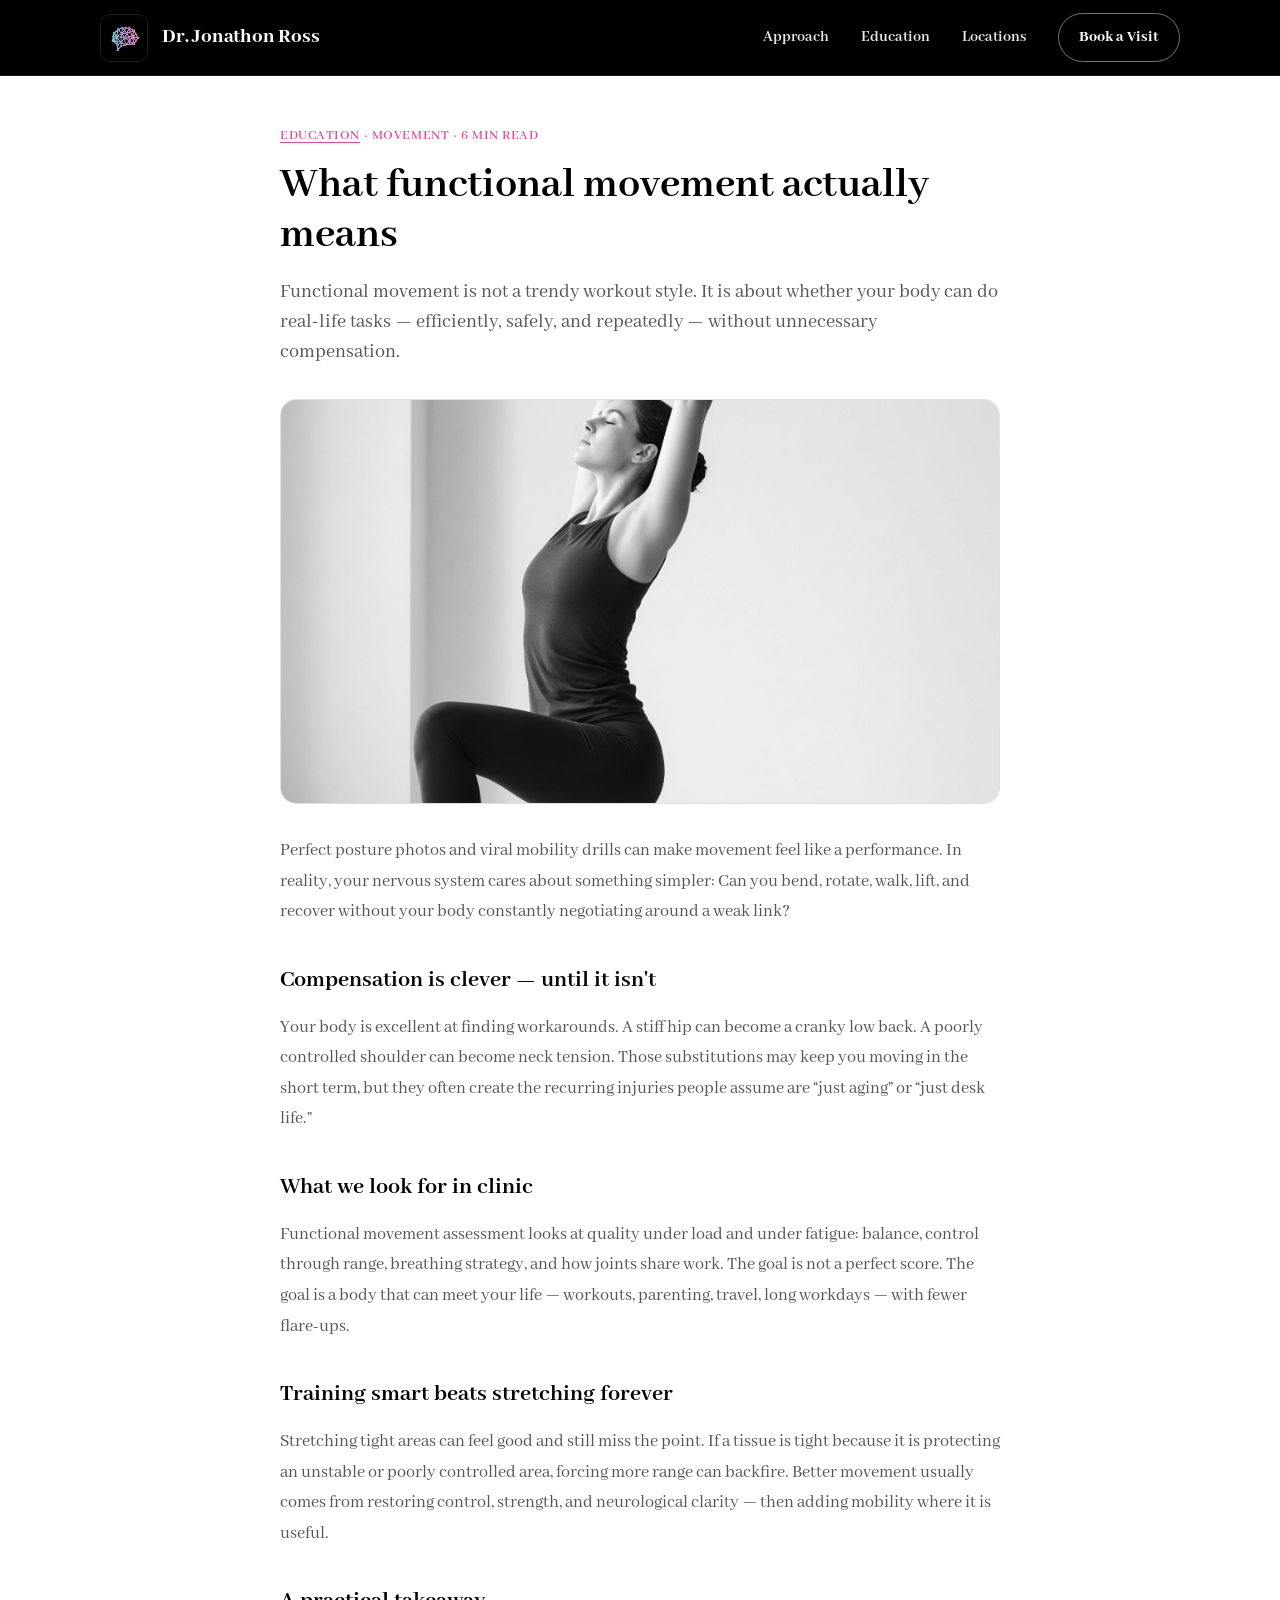
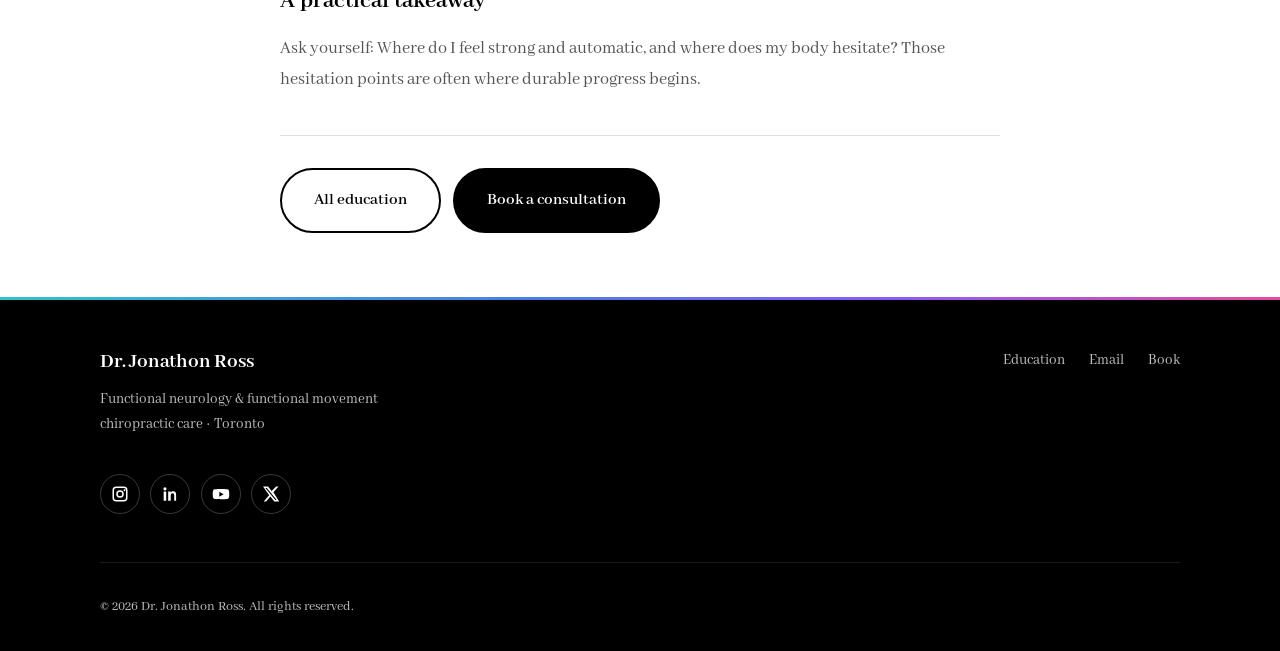
<file: education/articles/functional-movement.html>
<!DOCTYPE html>
<html lang="en">
<head>
  <meta charset="UTF-8">
  <meta name="viewport" content="width=device-width, initial-scale=1.0">
  <meta name="description" content="What functional movement actually means — education from Dr. Jonathon Ross.">
  <meta name="theme-color" content="#000000">
  <title>What functional movement actually means | Dr. Jonathon Ross</title>
  <link rel="preconnect" href="https://fonts.googleapis.com">
  <link rel="preconnect" href="https://fonts.gstatic.com" crossorigin>
  <link href="https://fonts.googleapis.com/css2?family=Abhaya+Libre:wght@400;500;600;700;800&display=swap" rel="stylesheet">
  <link rel="stylesheet" href="../../styles.css">
</head>
<body>
  <a class="skip-link" href="#main">Skip to content</a>

  <header class="site-header" id="top">
    <div class="container header-inner">
      <a href="../../" class="logo" aria-label="Dr. Jonathon Ross home">
        <img class="logo-mark" src="../../images/brain-mark.png" alt="" width="48" height="48">
        <span class="logo-name">Dr. Jonathon Ross</span>
      </a>
      <button class="nav-toggle" type="button" aria-expanded="false" aria-controls="site-nav" aria-label="Open menu">
        <span></span><span></span>
      </button>
      <nav class="site-nav" id="site-nav" aria-label="Primary">
        <a href="../../#approach">Approach</a>
        <a href="../">Education</a>
        <a href="../../#locations">Locations</a>
        <a href="../../#book" class="nav-cta">Book a Visit</a>
      </nav>
    </div>
  </header>

  <main id="main">
    <article class="article-page">
      <div class="container article-layout">
        <p class="article-meta"><a href="../">Education</a> · Movement · 6 min read</p>
        <h1>What functional movement actually means</h1>
        <p class="article-dek">
          Functional movement is not a trendy workout style. It is about whether your body can do
          real-life tasks — efficiently, safely, and repeatedly — without unnecessary compensation.
        </p>

        <img class="article-hero-img" src="../../images/movement.jpg" alt="Person practicing controlled functional movement" width="1000" height="600">

        <div class="article-body">
          <p>
            Perfect posture photos and viral mobility drills can make movement feel like a performance.
            In reality, your nervous system cares about something simpler: Can you bend, rotate, walk,
            lift, and recover without your body constantly negotiating around a weak link?
          </p>
          <h2>Compensation is clever — until it isn't</h2>
          <p>
            Your body is excellent at finding workarounds. A stiff hip can become a cranky low back.
            A poorly controlled shoulder can become neck tension. Those substitutions may keep you
            moving in the short term, but they often create the recurring injuries people assume are
            “just aging” or “just desk life.”
          </p>
          <h2>What we look for in clinic</h2>
          <p>
            Functional movement assessment looks at quality under load and under fatigue: balance,
            control through range, breathing strategy, and how joints share work. The goal is not a
            perfect score. The goal is a body that can meet your life — workouts, parenting, travel,
            long workdays — with fewer flare-ups.
          </p>
          <h2>Training smart beats stretching forever</h2>
          <p>
            Stretching tight areas can feel good and still miss the point. If a tissue is tight because
            it is protecting an unstable or poorly controlled area, forcing more range can backfire.
            Better movement usually comes from restoring control, strength, and neurological clarity —
            then adding mobility where it is useful.
          </p>
          <h2>A practical takeaway</h2>
          <p>
            Ask yourself: Where do I feel strong and automatic, and where does my body hesitate?
            Those hesitation points are often where durable progress begins.
          </p>
        </div>

        <div class="article-footer">
          <a href="../" class="btn btn-secondary">All education</a>
          <a href="../../#book" class="btn btn-primary">Book a consultation</a>
        </div>
      </div>
    </article>
  </main>

  <footer class="site-footer">
    <div class="container footer-inner">
      <div class="footer-brand">
        <span class="logo-name">Dr. Jonathon Ross</span>
        <p>Functional neurology &amp; functional movement chiropractic care · Toronto</p>
      </div>
      <div class="footer-links">
        <a href="../">Education</a>
        <a href="mailto:drjonathonross@gmail.com">Email</a>
        <a href="../../#book">Book</a>
      </div>
        <div class="social-links social-links--footer" aria-label="Social media">
          <a href="https://instagram.com/" target="_blank" rel="noopener noreferrer" aria-label="Instagram">
            <svg viewBox="0 0 24 24" aria-hidden="true"><path fill="currentColor" d="M7 2h10a5 5 0 0 1 5 5v10a5 5 0 0 1-5 5H7a5 5 0 0 1-5-5V7a5 5 0 0 1 5-5zm0 2a3 3 0 0 0-3 3v10a3 3 0 0 0 3 3h10a3 3 0 0 0 3-3V7a3 3 0 0 0-3-3H7zm11 1.75a1.25 1.25 0 1 1 0 2.5 1.25 1.25 0 0 1 0-2.5zM12 7a5 5 0 1 1 0 10 5 5 0 0 1 0-10zm0 2a3 3 0 1 0 0 6 3 3 0 0 0 0-6z"/></svg>
          </a>
          <a href="https://www.linkedin.com/" target="_blank" rel="noopener noreferrer" aria-label="LinkedIn">
            <svg viewBox="0 0 24 24" aria-hidden="true"><path fill="currentColor" d="M6.94 8.5H3.56V21h3.38V8.5zM5.25 3A2.12 2.12 0 1 0 5.26 7.24 2.12 2.12 0 0 0 5.25 3zM21 21h-3.37v-6.52c0-1.56-.03-3.56-2.17-3.56-2.17 0-2.5 1.7-2.5 3.45V21H9.58V8.5h3.24v1.71h.05c.45-.86 1.56-1.77 3.21-1.77 3.43 0 4.06 2.26 4.06 5.2V21z"/></svg>
          </a>
          <a href="https://www.youtube.com/" target="_blank" rel="noopener noreferrer" aria-label="YouTube">
            <svg viewBox="0 0 24 24" aria-hidden="true"><path fill="currentColor" d="M23 12.2s0-3.1-.39-4.5a2.9 2.9 0 0 0-2.05-2.05C18.2 5.2 12 5.2 12 5.2s-6.2 0-8.56.45A2.9 2.9 0 0 0 1.4 7.7C1 9.1 1 12.2 1 12.2s0 3.1.39 4.5a2.9 2.9 0 0 0 2.05 2.05C5.8 19.2 12 19.2 12 19.2s6.2 0 8.56-.45a2.9 2.9 0 0 0 2.05-2.05c.39-1.4.39-4.5.39-4.5zM9.75 15.5v-6.6l5.7 3.3-5.7 3.3z"/></svg>
          </a>
          <a href="https://x.com/" target="_blank" rel="noopener noreferrer" aria-label="X">
            <svg viewBox="0 0 24 24" aria-hidden="true"><path fill="currentColor" d="M18.9 2H22l-6.78 7.75L22.9 22h-6.55l-5.13-6.7L5.4 22H2.28l7.25-8.29L1.4 2h6.7l4.63 6.14L18.9 2zm-1.15 18h1.82L6.4 3.9H4.45L17.75 20z"/></svg>
          </a>
        </div>
      <p class="footer-copy">&copy; <span id="year"></span> Dr. Jonathon Ross. All rights reserved.</p>
    </div>
  </footer>

  <script src="../../script.js"></script>
</body>
</html>
</file>
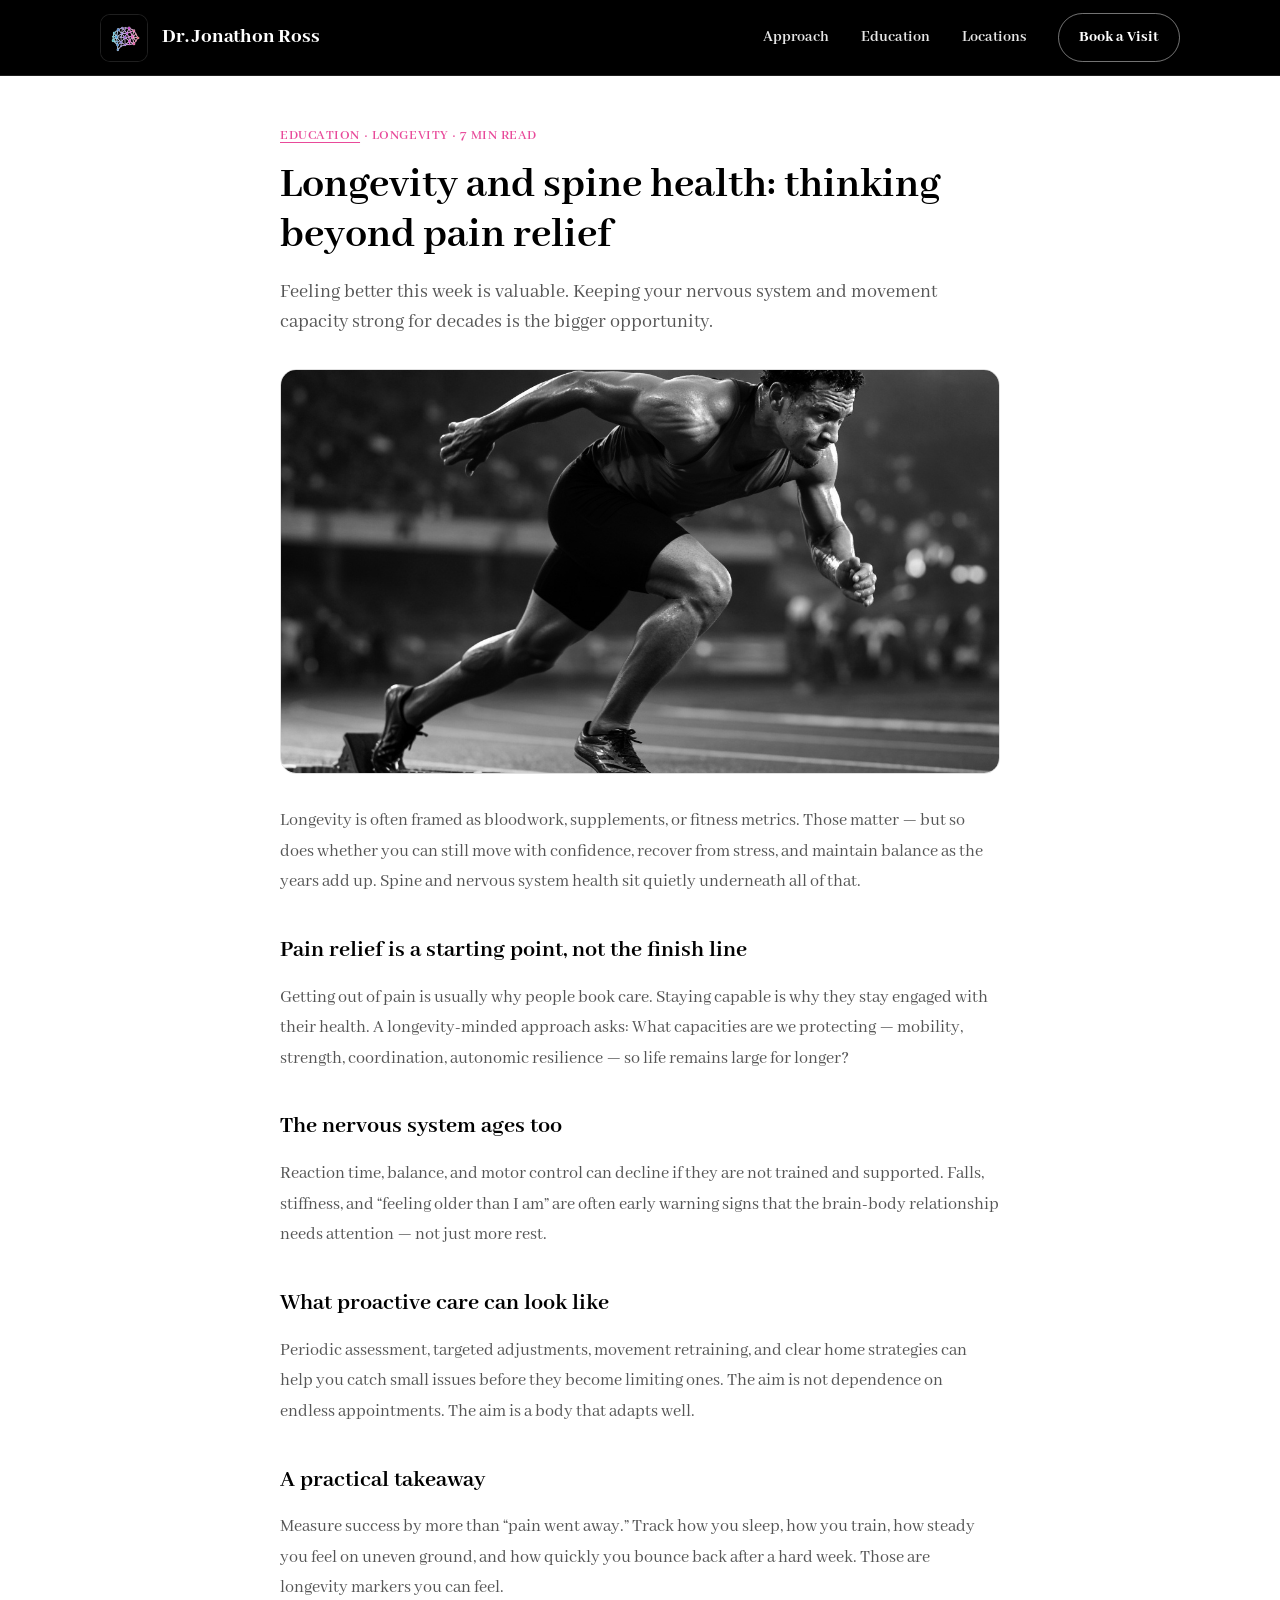
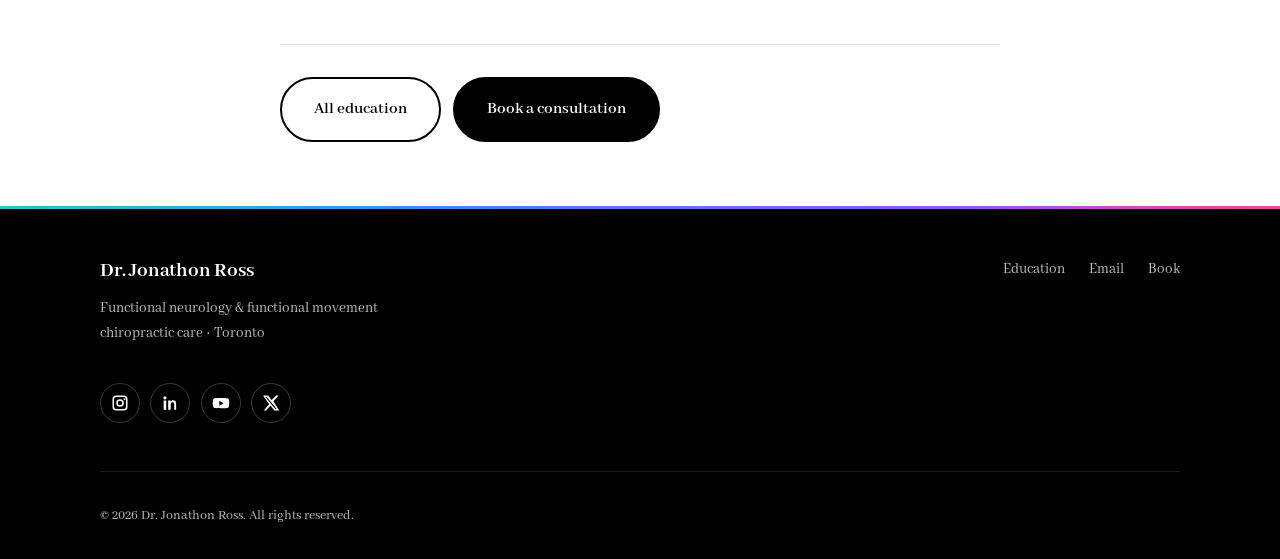
<file: education/articles/longevity-and-spine-health.html>
<!DOCTYPE html>
<html lang="en">
<head>
  <meta charset="UTF-8">
  <meta name="viewport" content="width=device-width, initial-scale=1.0">
  <meta name="description" content="Longevity and spine health — thinking beyond pain relief. Education from Dr. Jonathon Ross.">
  <meta name="theme-color" content="#000000">
  <title>Longevity and spine health | Dr. Jonathon Ross</title>
  <link rel="preconnect" href="https://fonts.googleapis.com">
  <link rel="preconnect" href="https://fonts.gstatic.com" crossorigin>
  <link href="https://fonts.googleapis.com/css2?family=Abhaya+Libre:wght@400;500;600;700;800&display=swap" rel="stylesheet">
  <link rel="stylesheet" href="../../styles.css">
</head>
<body>
  <a class="skip-link" href="#main">Skip to content</a>

  <header class="site-header" id="top">
    <div class="container header-inner">
      <a href="../../" class="logo" aria-label="Dr. Jonathon Ross home">
        <img class="logo-mark" src="../../images/brain-mark.png" alt="" width="48" height="48">
        <span class="logo-name">Dr. Jonathon Ross</span>
      </a>
      <button class="nav-toggle" type="button" aria-expanded="false" aria-controls="site-nav" aria-label="Open menu">
        <span></span><span></span>
      </button>
      <nav class="site-nav" id="site-nav" aria-label="Primary">
        <a href="../../#approach">Approach</a>
        <a href="../">Education</a>
        <a href="../../#locations">Locations</a>
        <a href="../../#book" class="nav-cta">Book a Visit</a>
      </nav>
    </div>
  </header>

  <main id="main">
    <article class="article-page">
      <div class="container article-layout">
        <p class="article-meta"><a href="../">Education</a> · Longevity · 7 min read</p>
        <h1>Longevity and spine health: thinking beyond pain relief</h1>
        <p class="article-dek">
          Feeling better this week is valuable. Keeping your nervous system and movement capacity
          strong for decades is the bigger opportunity.
        </p>

        <img class="article-hero-img" src="../../images/hero-performance.jpg" alt="Athlete exploding into a sprint for sport performance" width="1000" height="600">

        <div class="article-body">
          <p>
            Longevity is often framed as bloodwork, supplements, or fitness metrics. Those matter —
            but so does whether you can still move with confidence, recover from stress, and maintain
            balance as the years add up. Spine and nervous system health sit quietly underneath all of that.
          </p>
          <h2>Pain relief is a starting point, not the finish line</h2>
          <p>
            Getting out of pain is usually why people book care. Staying capable is why they stay
            engaged with their health. A longevity-minded approach asks: What capacities are we
            protecting — mobility, strength, coordination, autonomic resilience — so life remains
            large for longer?
          </p>
          <h2>The nervous system ages too</h2>
          <p>
            Reaction time, balance, and motor control can decline if they are not trained and
            supported. Falls, stiffness, and “feeling older than I am” are often early warning signs
            that the brain-body relationship needs attention — not just more rest.
          </p>
          <h2>What proactive care can look like</h2>
          <p>
            Periodic assessment, targeted adjustments, movement retraining, and clear home strategies
            can help you catch small issues before they become limiting ones. The aim is not dependence
            on endless appointments. The aim is a body that adapts well.
          </p>
          <h2>A practical takeaway</h2>
          <p>
            Measure success by more than “pain went away.” Track how you sleep, how you train, how
            steady you feel on uneven ground, and how quickly you bounce back after a hard week.
            Those are longevity markers you can feel.
          </p>
        </div>

        <div class="article-footer">
          <a href="../" class="btn btn-secondary">All education</a>
          <a href="../../#book" class="btn btn-primary">Book a consultation</a>
        </div>
      </div>
    </article>
  </main>

  <footer class="site-footer">
    <div class="container footer-inner">
      <div class="footer-brand">
        <span class="logo-name">Dr. Jonathon Ross</span>
        <p>Functional neurology &amp; functional movement chiropractic care · Toronto</p>
      </div>
      <div class="footer-links">
        <a href="../">Education</a>
        <a href="mailto:drjonathonross@gmail.com">Email</a>
        <a href="../../#book">Book</a>
      </div>
        <div class="social-links social-links--footer" aria-label="Social media">
          <a href="https://instagram.com/" target="_blank" rel="noopener noreferrer" aria-label="Instagram">
            <svg viewBox="0 0 24 24" aria-hidden="true"><path fill="currentColor" d="M7 2h10a5 5 0 0 1 5 5v10a5 5 0 0 1-5 5H7a5 5 0 0 1-5-5V7a5 5 0 0 1 5-5zm0 2a3 3 0 0 0-3 3v10a3 3 0 0 0 3 3h10a3 3 0 0 0 3-3V7a3 3 0 0 0-3-3H7zm11 1.75a1.25 1.25 0 1 1 0 2.5 1.25 1.25 0 0 1 0-2.5zM12 7a5 5 0 1 1 0 10 5 5 0 0 1 0-10zm0 2a3 3 0 1 0 0 6 3 3 0 0 0 0-6z"/></svg>
          </a>
          <a href="https://www.linkedin.com/" target="_blank" rel="noopener noreferrer" aria-label="LinkedIn">
            <svg viewBox="0 0 24 24" aria-hidden="true"><path fill="currentColor" d="M6.94 8.5H3.56V21h3.38V8.5zM5.25 3A2.12 2.12 0 1 0 5.26 7.24 2.12 2.12 0 0 0 5.25 3zM21 21h-3.37v-6.52c0-1.56-.03-3.56-2.17-3.56-2.17 0-2.5 1.7-2.5 3.45V21H9.58V8.5h3.24v1.71h.05c.45-.86 1.56-1.77 3.21-1.77 3.43 0 4.06 2.26 4.06 5.2V21z"/></svg>
          </a>
          <a href="https://www.youtube.com/" target="_blank" rel="noopener noreferrer" aria-label="YouTube">
            <svg viewBox="0 0 24 24" aria-hidden="true"><path fill="currentColor" d="M23 12.2s0-3.1-.39-4.5a2.9 2.9 0 0 0-2.05-2.05C18.2 5.2 12 5.2 12 5.2s-6.2 0-8.56.45A2.9 2.9 0 0 0 1.4 7.7C1 9.1 1 12.2 1 12.2s0 3.1.39 4.5a2.9 2.9 0 0 0 2.05 2.05C5.8 19.2 12 19.2 12 19.2s6.2 0 8.56-.45a2.9 2.9 0 0 0 2.05-2.05c.39-1.4.39-4.5.39-4.5zM9.75 15.5v-6.6l5.7 3.3-5.7 3.3z"/></svg>
          </a>
          <a href="https://x.com/" target="_blank" rel="noopener noreferrer" aria-label="X">
            <svg viewBox="0 0 24 24" aria-hidden="true"><path fill="currentColor" d="M18.9 2H22l-6.78 7.75L22.9 22h-6.55l-5.13-6.7L5.4 22H2.28l7.25-8.29L1.4 2h6.7l4.63 6.14L18.9 2zm-1.15 18h1.82L6.4 3.9H4.45L17.75 20z"/></svg>
          </a>
        </div>
      <p class="footer-copy">&copy; <span id="year"></span> Dr. Jonathon Ross. All rights reserved.</p>
    </div>
  </footer>

  <script src="../../script.js"></script>
</body>
</html>
</file>
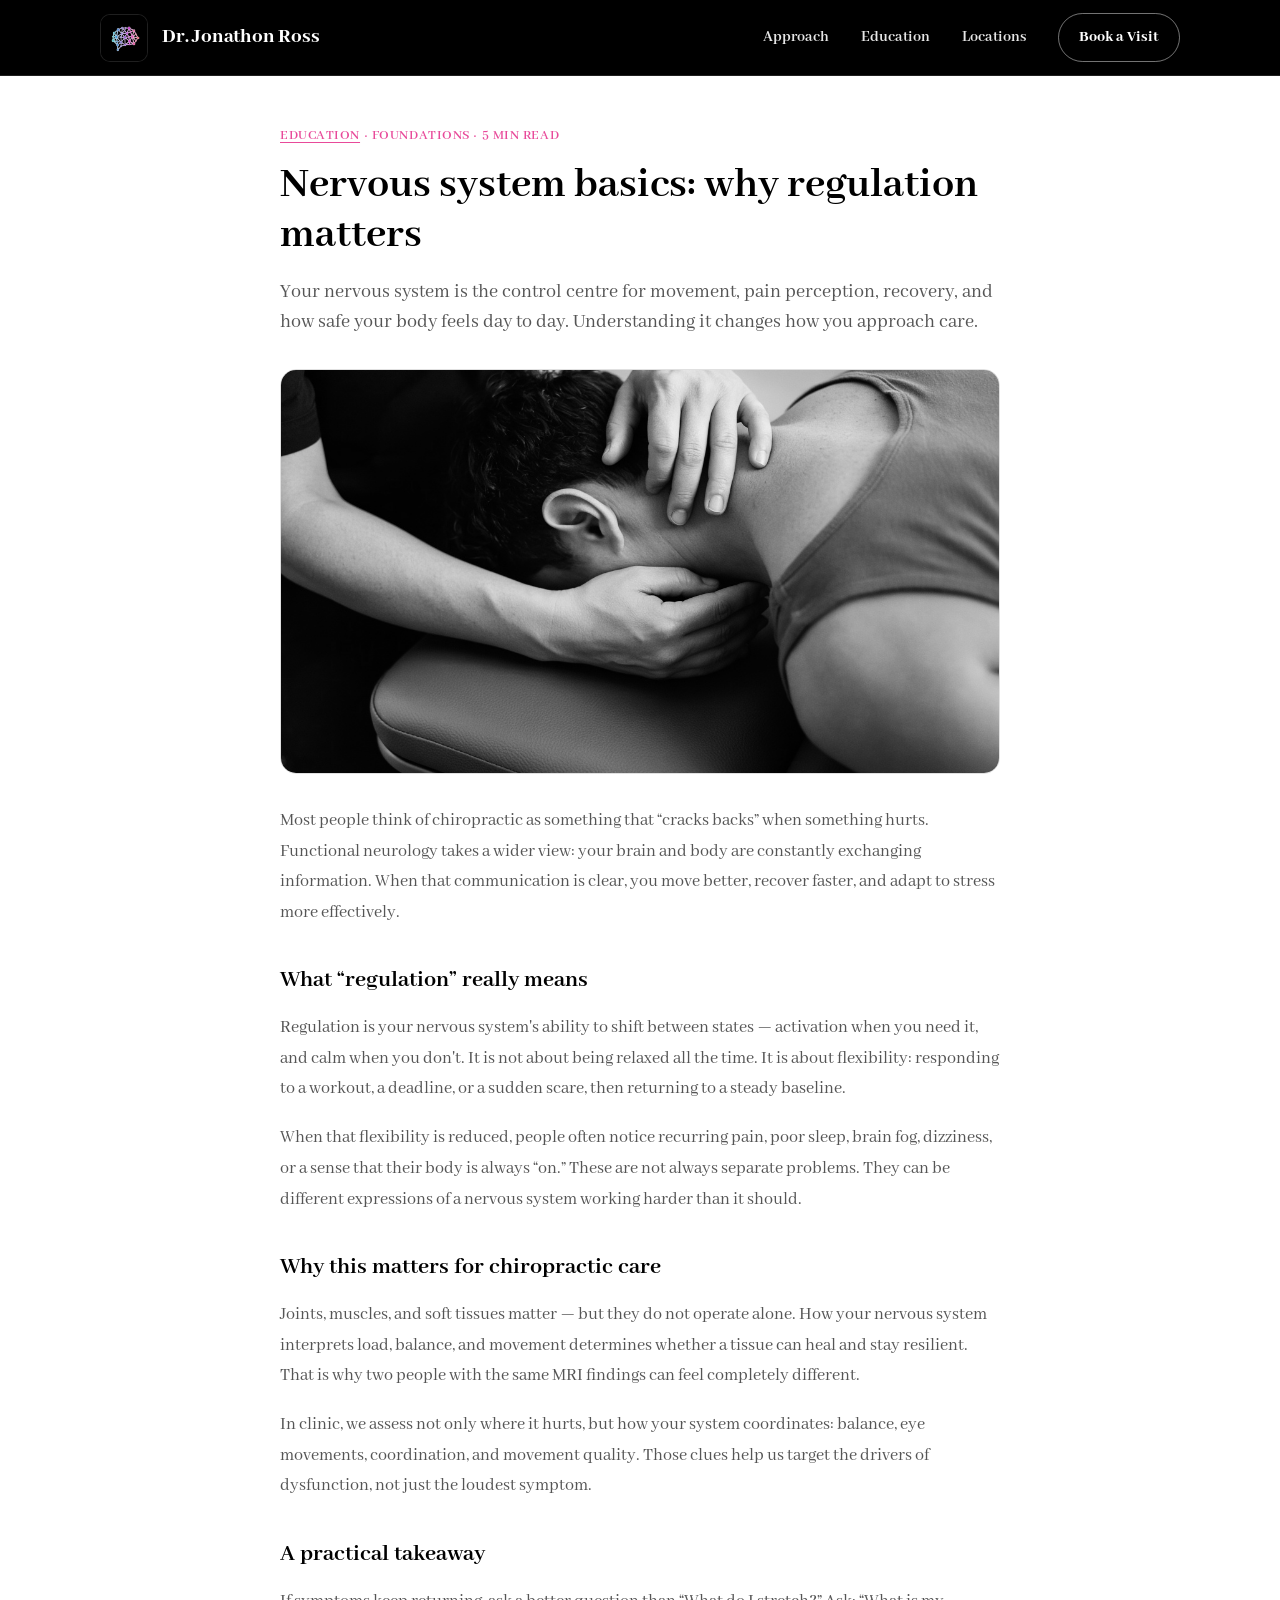
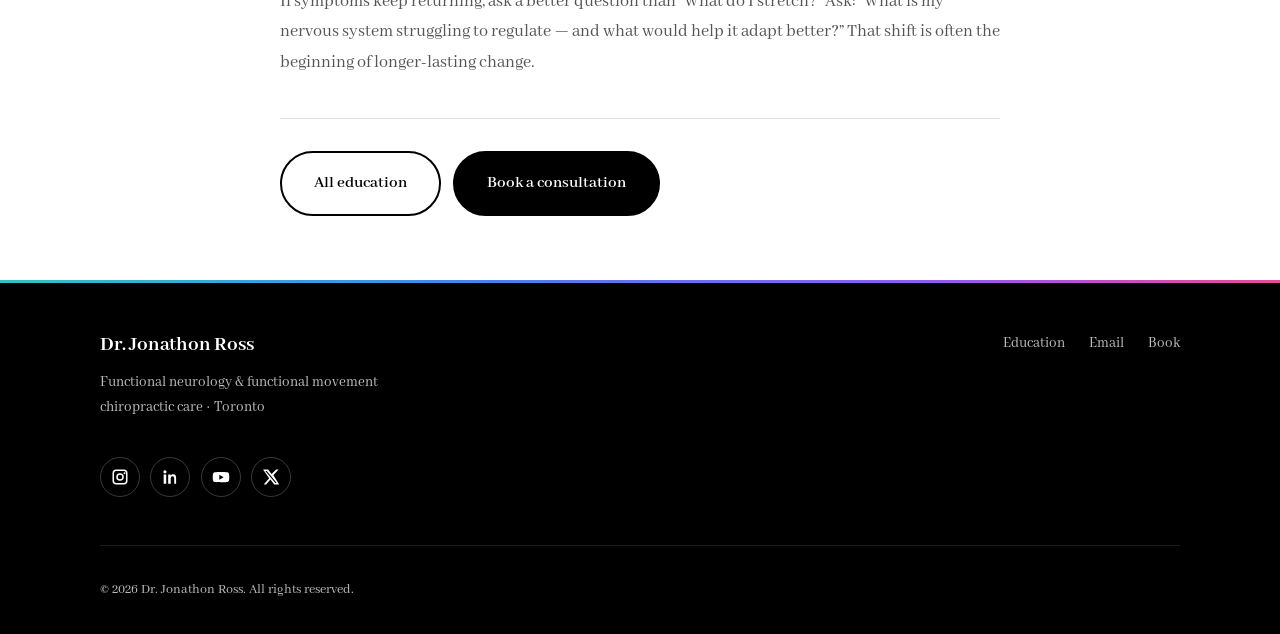
<file: education/articles/nervous-system-basics.html>
<!DOCTYPE html>
<html lang="en">
<head>
  <meta charset="UTF-8">
  <meta name="viewport" content="width=device-width, initial-scale=1.0">
  <meta name="description" content="Nervous system basics and why regulation matters — education from Dr. Jonathon Ross.">
  <meta name="theme-color" content="#000000">
  <title>Nervous system basics | Dr. Jonathon Ross</title>
  <link rel="preconnect" href="https://fonts.googleapis.com">
  <link rel="preconnect" href="https://fonts.gstatic.com" crossorigin>
  <link href="https://fonts.googleapis.com/css2?family=Abhaya+Libre:wght@400;500;600;700;800&display=swap" rel="stylesheet">
  <link rel="stylesheet" href="../../styles.css">
</head>
<body>
  <a class="skip-link" href="#main">Skip to content</a>

  <header class="site-header" id="top">
    <div class="container header-inner">
      <a href="../../" class="logo" aria-label="Dr. Jonathon Ross home">
        <img class="logo-mark" src="../../images/brain-mark.png" alt="" width="48" height="48">
        <span class="logo-name">Dr. Jonathon Ross</span>
      </a>
      <button class="nav-toggle" type="button" aria-expanded="false" aria-controls="site-nav" aria-label="Open menu">
        <span></span><span></span>
      </button>
      <nav class="site-nav" id="site-nav" aria-label="Primary">
        <a href="../../#approach">Approach</a>
        <a href="../">Education</a>
        <a href="../../#locations">Locations</a>
        <a href="../../#book" class="nav-cta">Book a Visit</a>
      </nav>
    </div>
  </header>

  <main id="main">
    <article class="article-page">
      <div class="container article-layout">
        <p class="article-meta"><a href="../">Education</a> · Foundations · 5 min read</p>
        <h1>Nervous system basics: why regulation matters</h1>
        <p class="article-dek">
          Your nervous system is the control centre for movement, pain perception, recovery, and how safe
          your body feels day to day. Understanding it changes how you approach care.
        </p>

        <img class="article-hero-img" src="../../images/assessment.jpg" alt="Chiropractic assessment focused on nervous system and spine health" width="1000" height="600">

        <div class="article-body">
          <p>
            Most people think of chiropractic as something that “cracks backs” when something hurts.
            Functional neurology takes a wider view: your brain and body are constantly exchanging
            information. When that communication is clear, you move better, recover faster, and adapt
            to stress more effectively.
          </p>
          <h2>What “regulation” really means</h2>
          <p>
            Regulation is your nervous system's ability to shift between states — activation when you
            need it, and calm when you don't. It is not about being relaxed all the time. It is about
            flexibility: responding to a workout, a deadline, or a sudden scare, then returning to a
            steady baseline.
          </p>
          <p>
            When that flexibility is reduced, people often notice recurring pain, poor sleep, brain fog,
            dizziness, or a sense that their body is always “on.” These are not always separate problems.
            They can be different expressions of a nervous system working harder than it should.
          </p>
          <h2>Why this matters for chiropractic care</h2>
          <p>
            Joints, muscles, and soft tissues matter — but they do not operate alone. How your nervous
            system interprets load, balance, and movement determines whether a tissue can heal and stay
            resilient. That is why two people with the same MRI findings can feel completely different.
          </p>
          <p>
            In clinic, we assess not only where it hurts, but how your system coordinates: balance,
            eye movements, coordination, and movement quality. Those clues help us target the drivers
            of dysfunction, not just the loudest symptom.
          </p>
          <h2>A practical takeaway</h2>
          <p>
            If symptoms keep returning, ask a better question than “What do I stretch?” Ask:
            “What is my nervous system struggling to regulate — and what would help it adapt better?”
            That shift is often the beginning of longer-lasting change.
          </p>
        </div>

        <div class="article-footer">
          <a href="../" class="btn btn-secondary">All education</a>
          <a href="../../#book" class="btn btn-primary">Book a consultation</a>
        </div>
      </div>
    </article>
  </main>

  <footer class="site-footer">
    <div class="container footer-inner">
      <div class="footer-brand">
        <span class="logo-name">Dr. Jonathon Ross</span>
        <p>Functional neurology &amp; functional movement chiropractic care · Toronto</p>
      </div>
      <div class="footer-links">
        <a href="../">Education</a>
        <a href="mailto:drjonathonross@gmail.com">Email</a>
        <a href="../../#book">Book</a>
      </div>
        <div class="social-links social-links--footer" aria-label="Social media">
          <a href="https://instagram.com/" target="_blank" rel="noopener noreferrer" aria-label="Instagram">
            <svg viewBox="0 0 24 24" aria-hidden="true"><path fill="currentColor" d="M7 2h10a5 5 0 0 1 5 5v10a5 5 0 0 1-5 5H7a5 5 0 0 1-5-5V7a5 5 0 0 1 5-5zm0 2a3 3 0 0 0-3 3v10a3 3 0 0 0 3 3h10a3 3 0 0 0 3-3V7a3 3 0 0 0-3-3H7zm11 1.75a1.25 1.25 0 1 1 0 2.5 1.25 1.25 0 0 1 0-2.5zM12 7a5 5 0 1 1 0 10 5 5 0 0 1 0-10zm0 2a3 3 0 1 0 0 6 3 3 0 0 0 0-6z"/></svg>
          </a>
          <a href="https://www.linkedin.com/" target="_blank" rel="noopener noreferrer" aria-label="LinkedIn">
            <svg viewBox="0 0 24 24" aria-hidden="true"><path fill="currentColor" d="M6.94 8.5H3.56V21h3.38V8.5zM5.25 3A2.12 2.12 0 1 0 5.26 7.24 2.12 2.12 0 0 0 5.25 3zM21 21h-3.37v-6.52c0-1.56-.03-3.56-2.17-3.56-2.17 0-2.5 1.7-2.5 3.45V21H9.58V8.5h3.24v1.71h.05c.45-.86 1.56-1.77 3.21-1.77 3.43 0 4.06 2.26 4.06 5.2V21z"/></svg>
          </a>
          <a href="https://www.youtube.com/" target="_blank" rel="noopener noreferrer" aria-label="YouTube">
            <svg viewBox="0 0 24 24" aria-hidden="true"><path fill="currentColor" d="M23 12.2s0-3.1-.39-4.5a2.9 2.9 0 0 0-2.05-2.05C18.2 5.2 12 5.2 12 5.2s-6.2 0-8.56.45A2.9 2.9 0 0 0 1.4 7.7C1 9.1 1 12.2 1 12.2s0 3.1.39 4.5a2.9 2.9 0 0 0 2.05 2.05C5.8 19.2 12 19.2 12 19.2s6.2 0 8.56-.45a2.9 2.9 0 0 0 2.05-2.05c.39-1.4.39-4.5.39-4.5zM9.75 15.5v-6.6l5.7 3.3-5.7 3.3z"/></svg>
          </a>
          <a href="https://x.com/" target="_blank" rel="noopener noreferrer" aria-label="X">
            <svg viewBox="0 0 24 24" aria-hidden="true"><path fill="currentColor" d="M18.9 2H22l-6.78 7.75L22.9 22h-6.55l-5.13-6.7L5.4 22H2.28l7.25-8.29L1.4 2h6.7l4.63 6.14L18.9 2zm-1.15 18h1.82L6.4 3.9H4.45L17.75 20z"/></svg>
          </a>
        </div>
      <p class="footer-copy">&copy; <span id="year"></span> Dr. Jonathon Ross. All rights reserved.</p>
    </div>
  </footer>

  <script src="../../script.js"></script>
</body>
</html>
</file>
<file: styles.css>
:root {
  --color-ink: #000000;
  --color-ink-soft: #1a1a1a;
  --color-slate: #555555;
  --color-mist: #f5f6f8;
  --color-cloud: #ffffff;
  --color-white: #ffffff;
  --color-border: rgba(0, 0, 0, 0.12);

  --color-pink: #e84a9a;
  --color-teal: #2ec4c6;
  --color-green: #2ec4c6;
  --color-blue: #4a7fe8;
  --color-violet: #8b5cf6;
  --color-pink-soft: #fde8f0;
  --color-green-soft: #e5f8f8;
  --color-blue-soft: #e8f1fc;
  --gradient-brand: linear-gradient(90deg, #2ec4c6 0%, #4a7fe8 40%, #8b5cf6 70%, #e84a9a 100%);

  --font-display: "Abhaya Libre", Georgia, serif;
  --font-body: "Abhaya Libre", Georgia, serif;

  --radius-sm: 8px;
  --radius-md: 16px;
  --radius-lg: 24px;
  --shadow-sm: 0 2px 12px rgba(0, 0, 0, 0.06);
  --shadow-md: 0 12px 40px rgba(0, 0, 0, 0.1);
  --header-height: 76px;
  --container: min(1080px, calc(100% - 2.5rem));
}

*, *::before, *::after { box-sizing: border-box; }
html { scroll-behavior: smooth; }

body {
  margin: 0;
  font-family: var(--font-body);
  font-size: 1.125rem;
  line-height: 1.7;
  color: var(--color-ink);
  background: var(--color-cloud);
  -webkit-font-smoothing: antialiased;
  -moz-osx-font-smoothing: grayscale;
}

a { color: var(--color-ink); text-decoration-thickness: 1px; text-underline-offset: 3px; }
.skip-link {
  position: absolute; top: -100%; left: 1rem; z-index: 200;
  padding: 0.75rem 1rem; background: var(--color-ink); color: var(--color-white);
  border-radius: var(--radius-sm); text-decoration: none;
}
.skip-link:focus { top: 1rem; }
.container { width: var(--container); margin-inline: auto; }

/* Header — black banner, white text */
.site-header {
  position: fixed; top: 0; left: 0; right: 0; z-index: 100;
  height: var(--header-height);
  background: #000000;
  border-bottom: 1px solid rgba(255, 255, 255, 0.12);
  transition: box-shadow 0.2s;
}
.site-header.is-scrolled { box-shadow: 0 4px 24px rgba(0, 0, 0, 0.25); }
.header-inner { display: flex; align-items: center; justify-content: space-between; height: 100%; }

.logo {
  display: flex; align-items: center; gap: 0.875rem;
  text-decoration: none; color: var(--color-white);
}
.logo-mark {
  width: 48px; height: 48px; border-radius: 10px;
  flex-shrink: 0; display: block;
  object-fit: cover;
  background: #000000;
  padding: 0;
  border: 1px solid rgba(255, 255, 255, 0.12);
}
.logo-name {
  font-family: var(--font-display);
  font-weight: 800;
  font-size: 1.3rem;
  line-height: 1.2;
  color: var(--color-white);
  letter-spacing: -0.01em;
}

.social-links {
  display: flex;
  align-items: center;
  gap: 0.65rem;
}
.social-links a {
  display: inline-flex;
  align-items: center;
  justify-content: center;
  width: 40px;
  height: 40px;
  border-radius: 999px;
  border: 1px solid rgba(255, 255, 255, 0.22);
  color: var(--color-white);
  text-decoration: none;
  transition: background 0.2s, border-color 0.2s, color 0.2s, transform 0.2s;
}
.social-links a:hover {
  background: rgba(255, 255, 255, 0.1);
  border-color: rgba(255, 255, 255, 0.7);
  color: var(--color-white);
  transform: translateY(-1px);
}
.social-links svg {
  width: 18px;
  height: 18px;
  display: block;
}
.social-links--footer {
  margin-top: 0.25rem;
}

.site-nav { display: flex; align-items: center; gap: 2rem; }
.site-nav a {
  text-decoration: none; font-size: 1rem; font-weight: 700; color: rgba(255, 255, 255, 0.9);
  transition: color 0.2s;
}
.site-nav a:hover { color: var(--color-white); }
.nav-cta {
  padding: 0.625rem 1.25rem;
  background: transparent;
  color: var(--color-white) !important;
  border: 1px solid rgba(255, 255, 255, 0.45);
  border-radius: 999px;
  font-weight: 800 !important;
  transition: background 0.2s, border-color 0.2s, transform 0.2s !important;
}
.nav-cta:hover {
  background: rgba(255, 255, 255, 0.1);
  border-color: rgba(255, 255, 255, 0.85);
  transform: translateY(-1px);
}

.nav-toggle {
  display: none; flex-direction: column; justify-content: center; gap: 6px;
  width: 44px; height: 44px; padding: 0; border: none; background: transparent; cursor: pointer;
}
.nav-toggle span {
  display: block; width: 22px; height: 2px; background: var(--color-white);
  border-radius: 1px; transition: transform 0.2s, opacity 0.2s;
}
.nav-toggle[aria-expanded="true"] span:first-child { transform: translateY(4px) rotate(45deg); }
.nav-toggle[aria-expanded="true"] span:last-child { transform: translateY(-4px) rotate(-45deg); }

/* Buttons */
.btn {
  display: inline-flex; 
  align-items: center; 
  justify-content: center;
  padding: 1rem 2rem; 
  font-family: var(--font-body);
  font-size: 1.0625rem; 
  font-weight: 600; 
  text-decoration: none;
  border-radius: 999px; 
  border: 2px solid transparent; 
  cursor: pointer;
  transition: background 0.2s, color 0.2s, border-color 0.2s, transform 0.2s, box-shadow 0.2s;
}
.btn:hover { 
  transform: translateY(-2px); 
  box-shadow: 0 4px 16px rgba(0, 0, 0, 0.12);
}
.btn-primary {
  background: var(--color-ink);
  color: var(--color-white);
  border-color: var(--color-ink);
}
.btn-primary:hover { 
  background: var(--color-ink-soft); 
  color: var(--color-white); 
}
.btn-secondary { 
  background: transparent; 
  color: var(--color-ink); 
  border-color: var(--color-ink); 
}
.btn-secondary:hover { 
  background: var(--color-ink); 
  color: var(--color-white); 
}
.btn-full { width: 100%; }

/* Hero */
.hero {
  position: relative; padding: calc(var(--header-height) + 5rem) 0 6rem; overflow: hidden;
  background: var(--color-white);
}
.hero-bg {
  position: absolute; inset: 0;
  background:
    radial-gradient(ellipse 70% 50% at 85% 15%, rgba(0, 0, 0, 0.04) 0%, transparent 55%),
    radial-gradient(ellipse 50% 40% at 10% 90%, rgba(0, 0, 0, 0.03) 0%, transparent 50%);
  pointer-events: none;
}
.hero-grid {
  display: grid; grid-template-columns: 1.15fr 0.85fr; gap: 3.5rem;
  align-items: center; position: relative;
}
.eyebrow {
  font-size: 0.875rem; font-weight: 600; letter-spacing: 0.06em;
  text-transform: uppercase; margin: 0 0 1rem;
  background: var(--gradient-brand);
  -webkit-background-clip: text;
  background-clip: text;
  color: transparent;
}
.hero h1 {
  font-family: var(--font-display); font-size: clamp(2rem, 4.5vw, 3.25rem);
  font-weight: 700; line-height: 1.2; letter-spacing: -0.02em; margin: 0 0 1.5rem;
}
.hero-lead { 
  font-size: 1.25rem; 
  color: var(--color-slate); 
  max-width: 36rem; 
  margin: 0 0 1.5rem; 
  line-height: 1.6;
}
.hero-lead--secondary {
  font-size: 1.125rem;
  margin-bottom: 2rem;
}
.hero-actions { display: flex; flex-wrap: wrap; gap: 1rem; }

.hero-visual {
  position: relative;
  border-radius: var(--radius-lg);
  overflow: hidden;
  box-shadow: var(--shadow-md);
  border: 1px solid var(--color-border);
}
.hero-image {
  display: block;
  width: 100%;
  height: auto;
  aspect-ratio: 4 / 3;
  object-fit: cover;
  filter: grayscale(1);
}
.hero-caption {
  position: absolute;
  left: 0;
  right: 0;
  bottom: 0;
  padding: 1.25rem 1.5rem;
  background: linear-gradient(transparent, rgba(0, 0, 0, 0.85));
  color: var(--color-white);
}
.stat-label {
  font-size: 0.8125rem; font-weight: 600; letter-spacing: 0.06em;
  text-transform: uppercase; opacity: 0.7; margin: 0 0 0.5rem;
}
.stat-value { margin: 0; font-family: var(--font-display); font-size: 1.25rem; line-height: 1.35; }

.section-photo {
  margin: 1.75rem 0 0;
  border-radius: var(--radius-md);
  overflow: hidden;
  border: 1px solid var(--color-border);
  box-shadow: var(--shadow-sm);
}
.section-photo img {
  display: block;
  width: 100%;
  height: auto;
  object-fit: cover;
  filter: grayscale(1);
}
.section-photo--portrait img { aspect-ratio: 3 / 4; }

.section-header--center { text-align: center; }
.section-intro {
  color: var(--color-slate);
  max-width: 32rem;
  margin: 0 auto;
}

.location-grid {
  display: grid;
  grid-template-columns: 1fr 1fr;
  gap: 1.5rem;
}
.location-card {
  padding: 2rem;
  background: var(--color-white);
  border: 1px solid var(--color-border);
  border-radius: var(--radius-lg);
  box-shadow: var(--shadow-sm);
  transition: transform 0.2s, box-shadow 0.2s;
}
.location-card:hover { transform: translateY(-3px); box-shadow: var(--shadow-md); }
.location-card:nth-child(1) { border-top: 3px solid var(--color-pink); }
.location-card:nth-child(2) { border-top: 3px solid var(--color-blue); }
.location-card h3 {
  font-family: var(--font-display);
  font-size: 1.5rem;
  font-weight: 700;
  margin: 0 0 0.75rem;
}
.location-address {
  margin: 0 0 1.25rem;
  color: var(--color-slate);
  line-height: 1.5;
}
.location-link {
  font-weight: 600;
  text-decoration: none;
  border-bottom: 1px solid var(--color-green);
  color: var(--color-green);
}
.location-link:hover { opacity: 0.7; }

.contact-link--static { cursor: default; }

/* Trust bar */
.trust-bar {
  background: var(--color-ink);
  color: var(--color-white);
  padding: 1.5rem 0;
  border-top: 3px solid transparent;
  border-image: var(--gradient-brand) 1;
}
.trust-grid { display: grid; grid-template-columns: repeat(3, 1fr); gap: 2rem; }
.trust-item { text-align: center; }
.trust-item strong {
  display: block;
  font-size: 1rem;
  margin-bottom: 0.25rem;
  color: var(--color-white);
}
.trust-item span { font-size: 0.875rem; opacity: 0.75; color: var(--color-white); }

/* Sections */
.section { padding: 6rem 0; }
.section--muted { background: var(--color-mist); }
.section-label {
  font-size: 0.875rem; font-weight: 600; letter-spacing: 0.08em;
  text-transform: uppercase; margin: 0 0 1rem;
  color: var(--color-blue);
}
.section:nth-of-type(3n) .section-label { color: var(--color-pink); }
.section:nth-of-type(3n + 1) .section-label { color: var(--color-green); }
.section:nth-of-type(3n + 2) .section-label { color: var(--color-blue); }
.section h2 {
  font-family: var(--font-display); font-size: clamp(1.875rem, 4vw, 2.5rem);
  font-weight: 700; line-height: 1.25; margin: 0 0 1.75rem;
}
.section-header { margin-bottom: 3.5rem; }

.split { display: grid; grid-template-columns: 1fr 1fr; gap: 4.5rem; align-items: start; }
.split-content p { 
  color: var(--color-slate); 
  margin: 0 0 1.5rem; 
  font-size: 1.125rem;
  line-height: 1.7;
}
.split-content p:last-child { margin-bottom: 0; }

.pillar-stack { display: flex; flex-direction: column; gap: 1rem; }

/* About section */
.section--about {
  background: var(--color-white);
}
.about-intro {
  max-width: 820px;
  margin: 0 auto;
}
.about-content {
  margin-top: 2rem;
}
.about-content p {
  font-size: 1.1875rem;
  line-height: 1.7;
  color: var(--color-slate);
  margin: 0 0 1.5rem;
}
.about-content p:last-child {
  margin-bottom: 0;
}
.pillar {
  padding: 1.5rem; background: var(--color-white);
  border: 1px solid var(--color-border); border-radius: var(--radius-md);
  box-shadow: var(--shadow-sm); transition: transform 0.2s, box-shadow 0.2s;
}
.pillar:hover { transform: translateY(-3px); box-shadow: var(--shadow-md); }
.pillar:nth-child(1) { border-top: 3px solid var(--color-pink); }
.pillar:nth-child(2) { border-top: 3px solid var(--color-green); }
.pillar:nth-child(3) { border-top: 3px solid var(--color-blue); }
.pillar h3 { font-family: var(--font-display); font-size: 1.375rem; font-weight: 700; margin: 0 0 0.5rem; }
.pillar p { margin: 0; font-size: 1rem; color: var(--color-slate); }

/* BrainSPARQ */
.sparq-intro {
  max-width: 42rem;
  margin: 0 0 2.5rem;
}
.sparq-intro p {
  margin: 0;
  color: var(--color-slate);
  font-size: 1.125rem;
}
.sparq-grid {
  display: grid;
  grid-template-columns: repeat(5, 1fr);
  gap: 1rem;
}
.sparq-card {
  padding: 1.5rem 1.25rem;
  background: var(--color-white);
  border: 1px solid var(--color-border);
  border-radius: var(--radius-md);
  box-shadow: var(--shadow-sm);
}
.sparq-letter {
  display: inline-flex;
  align-items: center;
  justify-content: center;
  width: 2rem;
  height: 2rem;
  margin-bottom: 0.75rem;
  border-radius: 999px;
  background: var(--color-ink);
  color: var(--color-white);
  font-family: var(--font-display);
  font-size: 0.95rem;
  font-weight: 800;
}
.sparq-card h3 {
  font-family: var(--font-display);
  font-size: 1.2rem;
  font-weight: 700;
  margin: 0 0 0.5rem;
}
.sparq-card p {
  margin: 0;
  font-size: 0.95rem;
  color: var(--color-slate);
}
.sparq-cta {
  display: flex;
  flex-wrap: wrap;
  align-items: center;
  gap: 1rem 1.5rem;
  margin-top: 2.5rem;
  padding-top: 2rem;
  border-top: 1px solid var(--color-border);
}
.sparq-cta p {
  margin: 0;
  font-size: 1.125rem;
  color: var(--color-ink);
  font-weight: 600;
}

.service-grid { display: grid; grid-template-columns: repeat(3, 1fr); gap: 1.5rem; }
.service {
  padding: 2rem; 
  background: var(--color-white);
  border: 1px solid var(--color-border); 
  border-radius: var(--radius-md);
  transition: border-color 0.2s, transform 0.2s, box-shadow 0.2s;
}
.service:hover {
  transform: translateY(-2px);
  box-shadow: var(--shadow-sm);
}
.service:nth-child(3n + 1):hover { border-color: var(--color-pink); }
.service:nth-child(3n + 2):hover { border-color: var(--color-green); }
.service:nth-child(3n):hover { border-color: var(--color-blue); }
.service h3 { 
  font-size: 1.1875rem; 
  font-weight: 700; 
  margin: 0 0 0.875rem; 
  line-height: 1.3;
}
.service p { 
  margin: 0; 
  font-size: 1.0625rem; 
  color: var(--color-slate);
  line-height: 1.65;
}

.check-list { margin: 0; padding: 0; list-style: none; }
.check-list li {
  position: relative; 
  padding-left: 1.75rem; 
  margin-bottom: 1rem; 
  color: var(--color-ink);
  font-size: 1.125rem;
  line-height: 1.6;
}
.check-list li::before {
  content: "•"; 
  position: absolute; 
  left: 0; 
  top: 0;
  font-size: 1.5rem;
  font-weight: 700;
  color: var(--color-pink);
  line-height: 1.4;
}

.process-card {
  padding: 2.5rem; 
  background: var(--color-ink); 
  color: var(--color-white);
  border-radius: var(--radius-lg);
  border-top: 3px solid transparent;
  border-image: var(--gradient-brand) 1;
}
.process-card h3 { 
  font-family: var(--font-display); 
  font-size: 1.625rem; 
  font-weight: 700; 
  margin: 0 0 1.5rem; 
}
.process-list { 
  margin: 0; 
  padding-left: 1.5rem; 
  list-style: none;
  counter-reset: process-counter;
}
.process-list li { 
  margin-bottom: 1.25rem; 
  line-height: 1.65;
  font-size: 1.0625rem;
  position: relative;
  counter-increment: process-counter;
}
.process-list li:last-child { margin-bottom: 0; }
.process-list li::marker {
  font-weight: 700;
  color: var(--color-green);
}

/* CTA / Contact */
.section--cta { background: var(--color-white); }
.cta-grid { display: grid; grid-template-columns: 1fr 1fr; gap: 4rem; align-items: start; }
.cta-content p { color: var(--color-slate); }
.contact-links { display: flex; flex-direction: column; gap: 1rem; margin: 2rem 0 1rem; }
.contact-link {
  display: flex; flex-direction: column; padding: 1rem 1.25rem;
  background: var(--color-white); border: 1px solid var(--color-border);
  border-radius: var(--radius-md); text-decoration: none; transition: border-color 0.2s;
}
.contact-link:hover { border-color: var(--color-blue); }
.contact-link-label {
  font-size: 0.8125rem; font-weight: 600; letter-spacing: 0.06em;
  text-transform: uppercase; color: var(--color-blue); margin-bottom: 0.25rem;
}
.contact-link span:last-child { font-weight: 600; color: var(--color-ink); }
.contact-note { font-size: 0.875rem; color: var(--color-slate); font-style: italic; }

.contact-form {
  padding: 2.5rem; 
  background: var(--color-white);
  border: 1px solid var(--color-border); 
  border-radius: var(--radius-lg); 
  box-shadow: var(--shadow-md);
}
.contact-form h3 { 
  font-family: var(--font-display); 
  font-size: 1.625rem; 
  font-weight: 700; 
  margin: 0 0 0.5rem; 
}
.form-row { margin-bottom: 1.5rem; }
.form-row label { 
  display: block; 
  font-size: 0.9375rem; 
  font-weight: 600; 
  margin-bottom: 0.625rem; 
  color: var(--color-ink);
}
.form-row input, .form-row select, .form-row textarea {
  width: 100%; 
  padding: 0.875rem 1.125rem; 
  font-family: var(--font-body); 
  font-size: 1.0625rem;
  color: var(--color-ink); 
  background: var(--color-cloud);
  border: 2px solid var(--color-border); 
  border-radius: var(--radius-sm);
  transition: border-color 0.2s, box-shadow 0.2s, background 0.2s;
}
.form-row input:focus, .form-row select:focus, .form-row textarea:focus {
  outline: none; 
  border-color: var(--color-blue); 
  box-shadow: 0 0 0 3px rgba(74, 127, 232, 0.1);
  background: var(--color-white);
}
.form-row textarea { 
  resize: vertical; 
  min-height: 120px; 
  line-height: 1.6;
}
.form-note { 
  margin: 1rem 0 0; 
  font-size: 0.9375rem; 
  color: var(--color-slate); 
  text-align: center; 
  line-height: 1.5;
}

/* Footer */
.site-footer {
  background: var(--color-ink);
  color: rgba(255,255,255,0.75);
  padding: 3rem 0 2rem;
  border-top: 3px solid transparent;
  border-image: var(--gradient-brand) 1;
}
.footer-inner { display: grid; grid-template-columns: 1fr auto; gap: 2rem; }
.footer-brand .logo-name { color: var(--color-white); font-weight: 700; }
.footer-brand p { margin: 0.5rem 0 0; font-size: 0.9375rem; max-width: 22rem; }
.footer-links { display: flex; gap: 1.5rem; }
.footer-links a { color: rgba(255,255,255,0.75); text-decoration: none; font-size: 0.9375rem; }
.footer-links a:hover { color: var(--color-green); }
.social-links--footer { grid-column: 1 / -1; }
.footer-copy {
  grid-column: 1 / -1; margin: 1rem 0 0; padding-top: 2rem;
  border-top: 1px solid rgba(255,255,255,0.1); font-size: 0.875rem;
}

/* Education preview (homepage) */
.section-intro--left { margin-left: 0; text-align: left; }
.edu-preview-grid {
  display: grid;
  grid-template-columns: repeat(3, 1fr);
  gap: 1.25rem;
}
.edu-card {
  display: block;
  padding: 1.75rem;
  background: var(--color-white);
  border: 1px solid var(--color-border);
  border-radius: var(--radius-md);
  text-decoration: none;
  color: inherit;
  transition: transform 0.2s, box-shadow 0.2s, border-color 0.2s;
}
.edu-card:hover {
  transform: translateY(-3px);
  box-shadow: var(--shadow-md);
  border-color: var(--color-blue);
  color: inherit;
}
.edu-card:nth-child(1) { border-top: 3px solid var(--color-pink); }
.edu-card:nth-child(2) { border-top: 3px solid var(--color-green); }
.edu-card:nth-child(3) { border-top: 3px solid var(--color-blue); }
.edu-type {
  display: inline-block;
  font-size: 0.75rem;
  font-weight: 700;
  letter-spacing: 0.08em;
  text-transform: uppercase;
  margin-bottom: 0.75rem;
  color: var(--color-pink);
}
.edu-card:nth-child(2) .edu-type { color: var(--color-green); }
.edu-card:nth-child(3) .edu-type { color: var(--color-blue); }
.edu-card h3 {
  font-family: var(--font-display);
  font-size: 1.35rem;
  font-weight: 700;
  margin: 0 0 0.625rem;
  line-height: 1.25;
}
.edu-card p { margin: 0; color: var(--color-slate); font-size: 1rem; }
.edu-card--video {
  background: var(--color-ink);
  color: var(--color-white);
  border-top-color: var(--color-blue);
}
.edu-card--video:hover { color: var(--color-white); border-color: var(--color-blue); }
.edu-card--video .edu-type { color: var(--color-blue); }
.edu-card--video p { color: rgba(255, 255, 255, 0.75); }
.edu-cta-row { margin-top: 2rem; }

/* Education hub */
.page-hero {
  padding: calc(var(--header-height) + 3.5rem) 0 3rem;
  background: var(--color-white);
  border-bottom: 1px solid var(--color-border);
}
.page-hero h1 {
  font-family: var(--font-display);
  font-size: clamp(2.25rem, 5vw, 3.25rem);
  font-weight: 700;
  line-height: 1.1;
  margin: 0 0 1rem;
  max-width: 18ch;
}
.page-hero-lead {
  font-size: 1.1875rem;
  color: var(--color-slate);
  max-width: 38rem;
  margin: 0 0 1.75rem;
}
.page-hero-nav { display: flex; flex-wrap: wrap; gap: 0.75rem; }

.article-grid {
  display: grid;
  grid-template-columns: repeat(3, 1fr);
  gap: 1.25rem;
}
.article-card {
  padding: 1.75rem;
  background: var(--color-white);
  border: 1px solid var(--color-border);
  border-radius: var(--radius-md);
  box-shadow: var(--shadow-sm);
}
.article-card h3 {
  font-family: var(--font-display);
  font-size: 1.35rem;
  font-weight: 700;
  line-height: 1.25;
  margin: 0 0 0.75rem;
}
.article-card h3 a { color: var(--color-ink); text-decoration: none; }
.article-card h3 a:hover { text-decoration: underline; }
.article-card p { color: var(--color-slate); margin: 0 0 1rem; }
.article-meta {
  font-size: 0.875rem;
  font-weight: 600;
  letter-spacing: 0.04em;
  text-transform: uppercase;
  color: var(--color-pink);
  margin: 0 0 0.75rem;
}
.article-meta a { color: var(--color-pink); }
.text-link {
  font-weight: 700;
  text-decoration: none;
  border-bottom: 1px solid var(--color-blue);
  color: var(--color-blue);
}
.text-link:hover { opacity: 0.7; }
.article-card:nth-child(1) { border-top: 3px solid var(--color-pink); }
.article-card:nth-child(2) { border-top: 3px solid var(--color-green); }
.article-card:nth-child(3) { border-top: 3px solid var(--color-blue); }

.video-grid {
  display: grid;
  grid-template-columns: repeat(3, 1fr);
  gap: 1.5rem;
}
.video-card h3 {
  font-family: var(--font-display);
  font-size: 1.25rem;
  font-weight: 700;
  margin: 1rem 0 0.5rem;
}
.video-card p { margin: 0; color: var(--color-slate); font-size: 1rem; }
.video-frame {
  position: relative;
  aspect-ratio: 16 / 9;
  background: var(--color-ink);
  border-radius: var(--radius-md);
  overflow: hidden;
  border: 1px solid var(--color-border);
}
.video-frame iframe {
  position: absolute;
  inset: 0;
  width: 100%;
  height: 100%;
  border: 0;
}
.video-placeholder {
  position: absolute;
  inset: 0;
  display: flex;
  flex-direction: column;
  align-items: center;
  justify-content: center;
  text-align: center;
  color: var(--color-white);
  padding: 1.5rem;
  background:
    linear-gradient(135deg, #111 0%, #000 100%);
}
.video-play {
  display: flex;
  align-items: center;
  justify-content: center;
  width: 56px;
  height: 56px;
  border-radius: 50%;
  border: 1px solid rgba(255, 255, 255, 0.55);
  background: transparent;
  margin-bottom: 0.875rem;
  font-size: 0.875rem;
  color: var(--color-white);
}
.video-placeholder p { margin: 0; color: var(--color-white); }
.video-hint {
  margin-top: 0.5rem !important;
  font-size: 0.8125rem !important;
  opacity: 0.65;
}

.edu-bottom-cta {
  text-align: center;
  max-width: 36rem;
}
.edu-bottom-cta h2 {
  font-family: var(--font-display);
  font-size: clamp(1.75rem, 4vw, 2.25rem);
  font-weight: 700;
  margin: 0 0 0.75rem;
}
.edu-bottom-cta p { color: var(--color-slate); margin: 0 0 1.5rem; }

/* Article pages */
.article-page {
  padding: calc(var(--header-height) + 3rem) 0 4rem;
}
.article-layout { max-width: 720px; }
.article-layout h1 {
  font-family: var(--font-display);
  font-size: clamp(2rem, 4vw, 2.75rem);
  font-weight: 700;
  line-height: 1.15;
  margin: 0 0 1rem;
}
.article-dek {
  font-size: 1.25rem;
  color: var(--color-slate);
  margin: 0 0 2rem;
  line-height: 1.5;
}
.article-hero-img {
  display: block;
  width: 100%;
  height: auto;
  aspect-ratio: 16 / 9;
  object-fit: cover;
  border-radius: var(--radius-md);
  border: 1px solid var(--color-border);
  filter: grayscale(1);
  margin-bottom: 2rem;
}
.article-body h2 {
  font-family: var(--font-display);
  font-size: 1.5rem;
  font-weight: 700;
  margin: 2rem 0 0.75rem;
}
.article-body p {
  color: var(--color-slate);
  margin: 0 0 1.15rem;
  font-size: 1.125rem;
}
.article-footer {
  display: flex;
  flex-wrap: wrap;
  gap: 0.75rem;
  margin-top: 2.5rem;
  padding-top: 2rem;
  border-top: 1px solid var(--color-border);
}

.reveal { opacity: 0; transform: translateY(20px); transition: opacity 0.6s, transform 0.6s; }
.reveal.is-visible { opacity: 1; transform: translateY(0); }

@media (max-width: 960px) {
  .hero-grid, .split, .split--reverse, .cta-grid { grid-template-columns: 1fr; gap: 3rem; }
  .hero { padding: calc(var(--header-height) + 3rem) 0 4rem; }
  .service-grid, .location-grid, .edu-preview-grid, .article-grid, .video-grid { grid-template-columns: 1fr 1fr; }
  .sparq-grid { grid-template-columns: 1fr 1fr; }
  .trust-grid { grid-template-columns: 1fr; gap: 1rem; }
  .section { padding: 4.5rem 0; }
}

@media (max-width: 720px) {
  .nav-toggle { display: flex; }
  .site-nav {
    position: fixed; top: var(--header-height); left: 0; right: 0;
    flex-direction: column; align-items: stretch; gap: 0; padding: 1rem;
    background: #000000; border-bottom: 1px solid rgba(255, 255, 255, 0.12);
    transform: translateY(-120%); opacity: 0; pointer-events: none;
    transition: transform 0.25s, opacity 0.25s;
  }
  .site-nav.is-open { transform: translateY(0); opacity: 1; pointer-events: auto; }
  .site-nav a { padding: 0.875rem 1rem; border-radius: var(--radius-sm); color: rgba(255, 255, 255, 0.9); }
  .nav-cta { text-align: center; margin-top: 0.5rem; }
  .service-grid, .location-grid, .edu-preview-grid, .article-grid, .video-grid, .sparq-grid { grid-template-columns: 1fr; }
  .footer-inner { grid-template-columns: 1fr; }
  .social-links--footer { grid-column: 1 / -1; }
  .section { padding: 3.5rem 0; }
  .hero { padding: calc(var(--header-height) + 2.5rem) 0 3.5rem; }
  .hero h1 { font-size: clamp(1.75rem, 6vw, 2.5rem); margin-bottom: 1.25rem; }
  .hero-lead { font-size: 1.125rem; }
  .hero-lead--secondary { font-size: 1.0625rem; }
  :root { --container: calc(100% - 2rem); }
  .check-list li { font-size: 1.0625rem; }
  .about-content p { font-size: 1.125rem; }
}
</file>
<file: websites/chiropractic/styles.css>
:root {
  --color-ink: #000000;
  --color-ink-soft: #1a1a1a;
  --color-slate: #555555;
  --color-mist: #f5f6f8;
  --color-cloud: #ffffff;
  --color-white: #ffffff;
  --color-border: rgba(0, 0, 0, 0.12);

  --color-pink: #e84a9a;
  --color-teal: #2ec4c6;
  --color-green: #2ec4c6;
  --color-blue: #4a7fe8;
  --color-violet: #8b5cf6;
  --color-pink-soft: #fde8f0;
  --color-green-soft: #e5f8f8;
  --color-blue-soft: #e8f1fc;
  --gradient-brand: linear-gradient(90deg, #2ec4c6 0%, #4a7fe8 40%, #8b5cf6 70%, #e84a9a 100%);

  --font-display: "Abhaya Libre", Georgia, serif;
  --font-body: "Abhaya Libre", Georgia, serif;

  --radius-sm: 8px;
  --radius-md: 16px;
  --radius-lg: 24px;
  --shadow-sm: 0 2px 12px rgba(0, 0, 0, 0.06);
  --shadow-md: 0 12px 40px rgba(0, 0, 0, 0.1);
  --header-height: 76px;
  --container: min(1080px, calc(100% - 2.5rem));
}

*, *::before, *::after { box-sizing: border-box; }
html { scroll-behavior: smooth; }

body {
  margin: 0;
  font-family: var(--font-body);
  font-size: 1.125rem;
  line-height: 1.7;
  color: var(--color-ink);
  background: var(--color-cloud);
  -webkit-font-smoothing: antialiased;
  -moz-osx-font-smoothing: grayscale;
}

a { color: var(--color-ink); text-decoration-thickness: 1px; text-underline-offset: 3px; }
.skip-link {
  position: absolute; top: -100%; left: 1rem; z-index: 200;
  padding: 0.75rem 1rem; background: var(--color-ink); color: var(--color-white);
  border-radius: var(--radius-sm); text-decoration: none;
}
.skip-link:focus { top: 1rem; }
.container { width: var(--container); margin-inline: auto; }

/* Header — black banner, white text */
.site-header {
  position: fixed; top: 0; left: 0; right: 0; z-index: 100;
  height: var(--header-height);
  background: #000000;
  border-bottom: 1px solid rgba(255, 255, 255, 0.12);
  transition: box-shadow 0.2s;
}
.site-header.is-scrolled { box-shadow: 0 4px 24px rgba(0, 0, 0, 0.25); }
.header-inner { display: flex; align-items: center; justify-content: space-between; height: 100%; }

.logo {
  display: flex; align-items: center; gap: 0.875rem;
  text-decoration: none; color: var(--color-white);
}
.logo-mark {
  width: 48px; height: 48px; border-radius: 10px;
  flex-shrink: 0; display: block;
  object-fit: cover;
  background: #000000;
  padding: 0;
  border: 1px solid rgba(255, 255, 255, 0.12);
}
.logo-name {
  font-family: var(--font-display);
  font-weight: 800;
  font-size: 1.3rem;
  line-height: 1.2;
  color: var(--color-white);
  letter-spacing: -0.01em;
}

.social-links {
  display: flex;
  align-items: center;
  gap: 0.65rem;
}
.social-links a {
  display: inline-flex;
  align-items: center;
  justify-content: center;
  width: 40px;
  height: 40px;
  border-radius: 999px;
  border: 1px solid rgba(255, 255, 255, 0.22);
  color: var(--color-white);
  text-decoration: none;
  transition: background 0.2s, border-color 0.2s, color 0.2s, transform 0.2s;
}
.social-links a:hover {
  background: rgba(255, 255, 255, 0.1);
  border-color: rgba(255, 255, 255, 0.7);
  color: var(--color-white);
  transform: translateY(-1px);
}
.social-links svg {
  width: 18px;
  height: 18px;
  display: block;
}
.social-links--footer {
  margin-top: 0.25rem;
}

.site-nav { display: flex; align-items: center; gap: 2rem; }
.site-nav a {
  text-decoration: none; font-size: 1rem; font-weight: 700; color: rgba(255, 255, 255, 0.9);
  transition: color 0.2s;
}
.site-nav a:hover { color: var(--color-white); }
.nav-cta {
  padding: 0.625rem 1.25rem;
  background: transparent;
  color: var(--color-white) !important;
  border: 1px solid rgba(255, 255, 255, 0.45);
  border-radius: 999px;
  font-weight: 800 !important;
  transition: background 0.2s, border-color 0.2s, transform 0.2s !important;
}
.nav-cta:hover {
  background: rgba(255, 255, 255, 0.1);
  border-color: rgba(255, 255, 255, 0.85);
  transform: translateY(-1px);
}

.nav-toggle {
  display: none; flex-direction: column; justify-content: center; gap: 6px;
  width: 44px; height: 44px; padding: 0; border: none; background: transparent; cursor: pointer;
}
.nav-toggle span {
  display: block; width: 22px; height: 2px; background: var(--color-white);
  border-radius: 1px; transition: transform 0.2s, opacity 0.2s;
}
.nav-toggle[aria-expanded="true"] span:first-child { transform: translateY(4px) rotate(45deg); }
.nav-toggle[aria-expanded="true"] span:last-child { transform: translateY(-4px) rotate(-45deg); }

/* Buttons */
.btn {
  display: inline-flex; 
  align-items: center; 
  justify-content: center;
  padding: 1rem 2rem; 
  font-family: var(--font-body);
  font-size: 1.0625rem; 
  font-weight: 600; 
  text-decoration: none;
  border-radius: 999px; 
  border: 2px solid transparent; 
  cursor: pointer;
  transition: background 0.2s, color 0.2s, border-color 0.2s, transform 0.2s, box-shadow 0.2s;
}
.btn:hover { 
  transform: translateY(-2px); 
  box-shadow: 0 4px 16px rgba(0, 0, 0, 0.12);
}
.btn-primary {
  background: var(--color-ink);
  color: var(--color-white);
  border-color: var(--color-ink);
}
.btn-primary:hover { 
  background: var(--color-ink-soft); 
  color: var(--color-white); 
}
.btn-secondary { 
  background: transparent; 
  color: var(--color-ink); 
  border-color: var(--color-ink); 
}
.btn-secondary:hover { 
  background: var(--color-ink); 
  color: var(--color-white); 
}
.btn-full { width: 100%; }

/* Hero */
.hero {
  position: relative; padding: calc(var(--header-height) + 5rem) 0 6rem; overflow: hidden;
  background: var(--color-white);
}
.hero-bg {
  position: absolute; inset: 0;
  background:
    radial-gradient(ellipse 70% 50% at 85% 15%, rgba(0, 0, 0, 0.04) 0%, transparent 55%),
    radial-gradient(ellipse 50% 40% at 10% 90%, rgba(0, 0, 0, 0.03) 0%, transparent 50%);
  pointer-events: none;
}
.hero-grid {
  display: grid; grid-template-columns: 1.15fr 0.85fr; gap: 3.5rem;
  align-items: center; position: relative;
}
.eyebrow {
  font-size: 0.875rem; font-weight: 600; letter-spacing: 0.06em;
  text-transform: uppercase; margin: 0 0 1rem;
  background: var(--gradient-brand);
  -webkit-background-clip: text;
  background-clip: text;
  color: transparent;
}
.hero h1 {
  font-family: var(--font-display); font-size: clamp(2.25rem, 5vw, 3.5rem);
  font-weight: 700; line-height: 1.15; letter-spacing: -0.02em; margin: 0 0 1.5rem;
}
.hero-lead { 
  font-size: 1.25rem; 
  color: var(--color-slate); 
  max-width: 36rem; 
  margin: 0 0 1.5rem; 
  line-height: 1.6;
}
.hero-lead--secondary {
  font-size: 1.125rem;
  margin-bottom: 2rem;
}
.hero-actions { display: flex; flex-wrap: wrap; gap: 1rem; }

.hero-visual {
  position: relative;
  border-radius: var(--radius-lg);
  overflow: hidden;
  box-shadow: var(--shadow-md);
  border: 1px solid var(--color-border);
}
.hero-image {
  display: block;
  width: 100%;
  height: auto;
  aspect-ratio: 4 / 3;
  object-fit: cover;
  filter: grayscale(1);
}
.hero-caption {
  position: absolute;
  left: 0;
  right: 0;
  bottom: 0;
  padding: 1.25rem 1.5rem;
  background: linear-gradient(transparent, rgba(0, 0, 0, 0.85));
  color: var(--color-white);
}
.stat-label {
  font-size: 0.8125rem; font-weight: 600; letter-spacing: 0.06em;
  text-transform: uppercase; opacity: 0.7; margin: 0 0 0.5rem;
}
.stat-value { margin: 0; font-family: var(--font-display); font-size: 1.25rem; line-height: 1.35; }

.section-photo {
  margin: 1.75rem 0 0;
  border-radius: var(--radius-md);
  overflow: hidden;
  border: 1px solid var(--color-border);
  box-shadow: var(--shadow-sm);
}
.section-photo img {
  display: block;
  width: 100%;
  height: auto;
  object-fit: cover;
  filter: grayscale(1);
}
.section-photo--portrait img { aspect-ratio: 3 / 4; }

.section-header--center { text-align: center; }
.section-intro {
  color: var(--color-slate);
  max-width: 32rem;
  margin: 0 auto;
}

.location-grid {
  display: grid;
  grid-template-columns: 1fr 1fr;
  gap: 1.5rem;
}
.location-card {
  padding: 2rem;
  background: var(--color-white);
  border: 1px solid var(--color-border);
  border-radius: var(--radius-lg);
  box-shadow: var(--shadow-sm);
  transition: transform 0.2s, box-shadow 0.2s;
}
.location-card:hover { transform: translateY(-3px); box-shadow: var(--shadow-md); }
.location-card:nth-child(1) { border-top: 3px solid var(--color-pink); }
.location-card:nth-child(2) { border-top: 3px solid var(--color-blue); }
.location-card h3 {
  font-family: var(--font-display);
  font-size: 1.5rem;
  font-weight: 700;
  margin: 0 0 0.75rem;
}
.location-address {
  margin: 0 0 1.25rem;
  color: var(--color-slate);
  line-height: 1.5;
}
.location-link {
  font-weight: 600;
  text-decoration: none;
  border-bottom: 1px solid var(--color-green);
  color: var(--color-green);
}
.location-link:hover { opacity: 0.7; }

.contact-link--static { cursor: default; }

/* Trust bar */
.trust-bar {
  background: var(--color-ink);
  color: var(--color-white);
  padding: 1.5rem 0;
  border-top: 3px solid transparent;
  border-image: var(--gradient-brand) 1;
}
.trust-grid { display: grid; grid-template-columns: repeat(3, 1fr); gap: 2rem; }
.trust-item { text-align: center; }
.trust-item strong {
  display: block;
  font-size: 1rem;
  margin-bottom: 0.25rem;
  color: var(--color-white);
}
.trust-item span { font-size: 0.875rem; opacity: 0.75; color: var(--color-white); }

/* Sections */
.section { padding: 6rem 0; }
.section--muted { background: var(--color-mist); }
.section-label {
  font-size: 0.875rem; font-weight: 600; letter-spacing: 0.08em;
  text-transform: uppercase; margin: 0 0 1rem;
  color: var(--color-blue);
}
.section:nth-of-type(3n) .section-label { color: var(--color-pink); }
.section:nth-of-type(3n + 1) .section-label { color: var(--color-green); }
.section:nth-of-type(3n + 2) .section-label { color: var(--color-blue); }
.section h2 {
  font-family: var(--font-display); font-size: clamp(1.875rem, 4vw, 2.5rem);
  font-weight: 700; line-height: 1.25; margin: 0 0 1.75rem;
}
.section-header { margin-bottom: 3.5rem; }

.split { display: grid; grid-template-columns: 1fr 1fr; gap: 4.5rem; align-items: start; }
.split-content p { 
  color: var(--color-slate); 
  margin: 0 0 1.5rem; 
  font-size: 1.125rem;
  line-height: 1.7;
}
.split-content p:last-child { margin-bottom: 0; }

.pillar-stack { display: flex; flex-direction: column; gap: 1rem; }

/* About section */
.section--about {
  background: var(--color-white);
}
.about-intro {
  max-width: 820px;
  margin: 0 auto;
}
.about-content {
  margin-top: 2rem;
}
.about-content p {
  font-size: 1.1875rem;
  line-height: 1.7;
  color: var(--color-slate);
  margin: 0 0 1.5rem;
}
.about-content p:last-child {
  margin-bottom: 0;
}
.pillar {
  padding: 1.5rem; background: var(--color-white);
  border: 1px solid var(--color-border); border-radius: var(--radius-md);
  box-shadow: var(--shadow-sm); transition: transform 0.2s, box-shadow 0.2s;
}
.pillar:hover { transform: translateY(-3px); box-shadow: var(--shadow-md); }
.pillar:nth-child(1) { border-top: 3px solid var(--color-pink); }
.pillar:nth-child(2) { border-top: 3px solid var(--color-green); }
.pillar:nth-child(3) { border-top: 3px solid var(--color-blue); }
.pillar h3 { font-family: var(--font-display); font-size: 1.375rem; font-weight: 700; margin: 0 0 0.5rem; }
.pillar p { margin: 0; font-size: 1rem; color: var(--color-slate); }

/* BrainSPARQ */
.sparq-intro {
  max-width: 42rem;
  margin: 0 0 2.5rem;
}
.sparq-intro p {
  margin: 0;
  color: var(--color-slate);
  font-size: 1.125rem;
}
.sparq-grid {
  display: grid;
  grid-template-columns: repeat(5, 1fr);
  gap: 1rem;
}
.sparq-card {
  padding: 1.5rem 1.25rem;
  background: var(--color-white);
  border: 1px solid var(--color-border);
  border-radius: var(--radius-md);
  box-shadow: var(--shadow-sm);
}
.sparq-letter {
  display: inline-flex;
  align-items: center;
  justify-content: center;
  width: 2rem;
  height: 2rem;
  margin-bottom: 0.75rem;
  border-radius: 999px;
  background: var(--color-ink);
  color: var(--color-white);
  font-family: var(--font-display);
  font-size: 0.95rem;
  font-weight: 800;
}
.sparq-card h3 {
  font-family: var(--font-display);
  font-size: 1.2rem;
  font-weight: 700;
  margin: 0 0 0.5rem;
}
.sparq-card p {
  margin: 0;
  font-size: 0.95rem;
  color: var(--color-slate);
}
.sparq-cta {
  display: flex;
  flex-wrap: wrap;
  align-items: center;
  gap: 1rem 1.5rem;
  margin-top: 2.5rem;
  padding-top: 2rem;
  border-top: 1px solid var(--color-border);
}
.sparq-cta p {
  margin: 0;
  font-size: 1.125rem;
  color: var(--color-ink);
  font-weight: 600;
}

.service-grid { display: grid; grid-template-columns: repeat(3, 1fr); gap: 1.5rem; }
.service {
  padding: 2rem; 
  background: var(--color-white);
  border: 1px solid var(--color-border); 
  border-radius: var(--radius-md);
  transition: border-color 0.2s, transform 0.2s, box-shadow 0.2s;
}
.service:hover {
  transform: translateY(-2px);
  box-shadow: var(--shadow-sm);
}
.service:nth-child(3n + 1):hover { border-color: var(--color-pink); }
.service:nth-child(3n + 2):hover { border-color: var(--color-green); }
.service:nth-child(3n):hover { border-color: var(--color-blue); }
.service h3 { 
  font-size: 1.1875rem; 
  font-weight: 700; 
  margin: 0 0 0.875rem; 
  line-height: 1.3;
}
.service p { 
  margin: 0; 
  font-size: 1.0625rem; 
  color: var(--color-slate);
  line-height: 1.65;
}

.check-list { margin: 0; padding: 0; list-style: none; }
.check-list li {
  position: relative; 
  padding-left: 1.75rem; 
  margin-bottom: 1rem; 
  color: var(--color-ink);
  font-size: 1.125rem;
  line-height: 1.6;
}
.check-list li::before {
  content: "•"; 
  position: absolute; 
  left: 0; 
  top: 0;
  font-size: 1.5rem;
  font-weight: 700;
  color: var(--color-pink);
  line-height: 1.4;
}

.process-card {
  padding: 2.5rem; 
  background: var(--color-ink); 
  color: var(--color-white);
  border-radius: var(--radius-lg);
  border-top: 3px solid transparent;
  border-image: var(--gradient-brand) 1;
}
.process-card h3 { 
  font-family: var(--font-display); 
  font-size: 1.625rem; 
  font-weight: 700; 
  margin: 0 0 1.5rem; 
}
.process-list { 
  margin: 0; 
  padding-left: 1.5rem; 
  list-style: none;
  counter-reset: process-counter;
}
.process-list li { 
  margin-bottom: 1.25rem; 
  line-height: 1.65;
  font-size: 1.0625rem;
  position: relative;
  counter-increment: process-counter;
}
.process-list li:last-child { margin-bottom: 0; }
.process-list li::marker {
  font-weight: 700;
  color: var(--color-green);
}

/* CTA / Contact */
.section--cta { background: var(--color-white); }
.cta-grid { display: grid; grid-template-columns: 1fr 1fr; gap: 4rem; align-items: start; }
.cta-content p { color: var(--color-slate); }
.contact-links { display: flex; flex-direction: column; gap: 1rem; margin: 2rem 0 1rem; }
.contact-link {
  display: flex; flex-direction: column; padding: 1rem 1.25rem;
  background: var(--color-white); border: 1px solid var(--color-border);
  border-radius: var(--radius-md); text-decoration: none; transition: border-color 0.2s;
}
.contact-link:hover { border-color: var(--color-blue); }
.contact-link-label {
  font-size: 0.8125rem; font-weight: 600; letter-spacing: 0.06em;
  text-transform: uppercase; color: var(--color-blue); margin-bottom: 0.25rem;
}
.contact-link span:last-child { font-weight: 600; color: var(--color-ink); }
.contact-note { font-size: 0.875rem; color: var(--color-slate); font-style: italic; }

.contact-form {
  padding: 2.5rem; 
  background: var(--color-white);
  border: 1px solid var(--color-border); 
  border-radius: var(--radius-lg); 
  box-shadow: var(--shadow-md);
}
.contact-form h3 { 
  font-family: var(--font-display); 
  font-size: 1.625rem; 
  font-weight: 700; 
  margin: 0 0 0.5rem; 
}
.form-row { margin-bottom: 1.5rem; }
.form-row label { 
  display: block; 
  font-size: 0.9375rem; 
  font-weight: 600; 
  margin-bottom: 0.625rem; 
  color: var(--color-ink);
}
.form-row input, .form-row select, .form-row textarea {
  width: 100%; 
  padding: 0.875rem 1.125rem; 
  font-family: var(--font-body); 
  font-size: 1.0625rem;
  color: var(--color-ink); 
  background: var(--color-cloud);
  border: 2px solid var(--color-border); 
  border-radius: var(--radius-sm);
  transition: border-color 0.2s, box-shadow 0.2s, background 0.2s;
}
.form-row input:focus, .form-row select:focus, .form-row textarea:focus {
  outline: none; 
  border-color: var(--color-blue); 
  box-shadow: 0 0 0 3px rgba(74, 127, 232, 0.1);
  background: var(--color-white);
}
.form-row textarea { 
  resize: vertical; 
  min-height: 120px; 
  line-height: 1.6;
}
.form-note { 
  margin: 1rem 0 0; 
  font-size: 0.9375rem; 
  color: var(--color-slate); 
  text-align: center; 
  line-height: 1.5;
}

/* Footer */
.site-footer {
  background: var(--color-ink);
  color: rgba(255,255,255,0.75);
  padding: 3rem 0 2rem;
  border-top: 3px solid transparent;
  border-image: var(--gradient-brand) 1;
}
.footer-inner { display: grid; grid-template-columns: 1fr auto; gap: 2rem; }
.footer-brand .logo-name { color: var(--color-white); font-weight: 700; }
.footer-brand p { margin: 0.5rem 0 0; font-size: 0.9375rem; max-width: 22rem; }
.footer-links { display: flex; gap: 1.5rem; }
.footer-links a { color: rgba(255,255,255,0.75); text-decoration: none; font-size: 0.9375rem; }
.footer-links a:hover { color: var(--color-green); }
.social-links--footer { grid-column: 1 / -1; }
.footer-copy {
  grid-column: 1 / -1; margin: 1rem 0 0; padding-top: 2rem;
  border-top: 1px solid rgba(255,255,255,0.1); font-size: 0.875rem;
}

/* Education preview (homepage) */
.section-intro--left { margin-left: 0; text-align: left; }
.edu-preview-grid {
  display: grid;
  grid-template-columns: repeat(3, 1fr);
  gap: 1.25rem;
}
.edu-card {
  display: block;
  padding: 1.75rem;
  background: var(--color-white);
  border: 1px solid var(--color-border);
  border-radius: var(--radius-md);
  text-decoration: none;
  color: inherit;
  transition: transform 0.2s, box-shadow 0.2s, border-color 0.2s;
}
.edu-card:hover {
  transform: translateY(-3px);
  box-shadow: var(--shadow-md);
  border-color: var(--color-blue);
  color: inherit;
}
.edu-card:nth-child(1) { border-top: 3px solid var(--color-pink); }
.edu-card:nth-child(2) { border-top: 3px solid var(--color-green); }
.edu-card:nth-child(3) { border-top: 3px solid var(--color-blue); }
.edu-type {
  display: inline-block;
  font-size: 0.75rem;
  font-weight: 700;
  letter-spacing: 0.08em;
  text-transform: uppercase;
  margin-bottom: 0.75rem;
  color: var(--color-pink);
}
.edu-card:nth-child(2) .edu-type { color: var(--color-green); }
.edu-card:nth-child(3) .edu-type { color: var(--color-blue); }
.edu-card h3 {
  font-family: var(--font-display);
  font-size: 1.35rem;
  font-weight: 700;
  margin: 0 0 0.625rem;
  line-height: 1.25;
}
.edu-card p { margin: 0; color: var(--color-slate); font-size: 1rem; }
.edu-card--video {
  background: var(--color-ink);
  color: var(--color-white);
  border-top-color: var(--color-blue);
}
.edu-card--video:hover { color: var(--color-white); border-color: var(--color-blue); }
.edu-card--video .edu-type { color: var(--color-blue); }
.edu-card--video p { color: rgba(255, 255, 255, 0.75); }
.edu-cta-row { margin-top: 2rem; }

/* Education hub */
.page-hero {
  padding: calc(var(--header-height) + 3.5rem) 0 3rem;
  background: var(--color-white);
  border-bottom: 1px solid var(--color-border);
}
.page-hero h1 {
  font-family: var(--font-display);
  font-size: clamp(2.25rem, 5vw, 3.25rem);
  font-weight: 700;
  line-height: 1.1;
  margin: 0 0 1rem;
  max-width: 18ch;
}
.page-hero-lead {
  font-size: 1.1875rem;
  color: var(--color-slate);
  max-width: 38rem;
  margin: 0 0 1.75rem;
}
.page-hero-nav { display: flex; flex-wrap: wrap; gap: 0.75rem; }

.article-grid {
  display: grid;
  grid-template-columns: repeat(3, 1fr);
  gap: 1.25rem;
}
.article-card {
  padding: 1.75rem;
  background: var(--color-white);
  border: 1px solid var(--color-border);
  border-radius: var(--radius-md);
  box-shadow: var(--shadow-sm);
}
.article-card h3 {
  font-family: var(--font-display);
  font-size: 1.35rem;
  font-weight: 700;
  line-height: 1.25;
  margin: 0 0 0.75rem;
}
.article-card h3 a { color: var(--color-ink); text-decoration: none; }
.article-card h3 a:hover { text-decoration: underline; }
.article-card p { color: var(--color-slate); margin: 0 0 1rem; }
.article-meta {
  font-size: 0.875rem;
  font-weight: 600;
  letter-spacing: 0.04em;
  text-transform: uppercase;
  color: var(--color-pink);
  margin: 0 0 0.75rem;
}
.article-meta a { color: var(--color-pink); }
.text-link {
  font-weight: 700;
  text-decoration: none;
  border-bottom: 1px solid var(--color-blue);
  color: var(--color-blue);
}
.text-link:hover { opacity: 0.7; }
.article-card:nth-child(1) { border-top: 3px solid var(--color-pink); }
.article-card:nth-child(2) { border-top: 3px solid var(--color-green); }
.article-card:nth-child(3) { border-top: 3px solid var(--color-blue); }

.video-grid {
  display: grid;
  grid-template-columns: repeat(3, 1fr);
  gap: 1.5rem;
}
.video-card h3 {
  font-family: var(--font-display);
  font-size: 1.25rem;
  font-weight: 700;
  margin: 1rem 0 0.5rem;
}
.video-card p { margin: 0; color: var(--color-slate); font-size: 1rem; }
.video-frame {
  position: relative;
  aspect-ratio: 16 / 9;
  background: var(--color-ink);
  border-radius: var(--radius-md);
  overflow: hidden;
  border: 1px solid var(--color-border);
}
.video-frame iframe {
  position: absolute;
  inset: 0;
  width: 100%;
  height: 100%;
  border: 0;
}
.video-placeholder {
  position: absolute;
  inset: 0;
  display: flex;
  flex-direction: column;
  align-items: center;
  justify-content: center;
  text-align: center;
  color: var(--color-white);
  padding: 1.5rem;
  background:
    linear-gradient(135deg, #111 0%, #000 100%);
}
.video-play {
  display: flex;
  align-items: center;
  justify-content: center;
  width: 56px;
  height: 56px;
  border-radius: 50%;
  border: 1px solid rgba(255, 255, 255, 0.55);
  background: transparent;
  margin-bottom: 0.875rem;
  font-size: 0.875rem;
  color: var(--color-white);
}
.video-placeholder p { margin: 0; color: var(--color-white); }
.video-hint {
  margin-top: 0.5rem !important;
  font-size: 0.8125rem !important;
  opacity: 0.65;
}

.edu-bottom-cta {
  text-align: center;
  max-width: 36rem;
}
.edu-bottom-cta h2 {
  font-family: var(--font-display);
  font-size: clamp(1.75rem, 4vw, 2.25rem);
  font-weight: 700;
  margin: 0 0 0.75rem;
}
.edu-bottom-cta p { color: var(--color-slate); margin: 0 0 1.5rem; }

/* Article pages */
.article-page {
  padding: calc(var(--header-height) + 3rem) 0 4rem;
}
.article-layout { max-width: 720px; }
.article-layout h1 {
  font-family: var(--font-display);
  font-size: clamp(2rem, 4vw, 2.75rem);
  font-weight: 700;
  line-height: 1.15;
  margin: 0 0 1rem;
}
.article-dek {
  font-size: 1.25rem;
  color: var(--color-slate);
  margin: 0 0 2rem;
  line-height: 1.5;
}
.article-hero-img {
  display: block;
  width: 100%;
  height: auto;
  aspect-ratio: 16 / 9;
  object-fit: cover;
  border-radius: var(--radius-md);
  border: 1px solid var(--color-border);
  filter: grayscale(1);
  margin-bottom: 2rem;
}
.article-body h2 {
  font-family: var(--font-display);
  font-size: 1.5rem;
  font-weight: 700;
  margin: 2rem 0 0.75rem;
}
.article-body p {
  color: var(--color-slate);
  margin: 0 0 1.15rem;
  font-size: 1.125rem;
}
.article-footer {
  display: flex;
  flex-wrap: wrap;
  gap: 0.75rem;
  margin-top: 2.5rem;
  padding-top: 2rem;
  border-top: 1px solid var(--color-border);
}

.reveal { opacity: 0; transform: translateY(20px); transition: opacity 0.6s, transform 0.6s; }
.reveal.is-visible { opacity: 1; transform: translateY(0); }

@media (max-width: 960px) {
  .hero-grid, .split, .split--reverse, .cta-grid { grid-template-columns: 1fr; gap: 3rem; }
  .hero { padding: calc(var(--header-height) + 3rem) 0 4rem; }
  .service-grid, .location-grid, .edu-preview-grid, .article-grid, .video-grid { grid-template-columns: 1fr 1fr; }
  .sparq-grid { grid-template-columns: 1fr 1fr; }
  .trust-grid { grid-template-columns: 1fr; gap: 1rem; }
  .section { padding: 4.5rem 0; }
}

@media (max-width: 720px) {
  .nav-toggle { display: flex; }
  .site-nav {
    position: fixed; top: var(--header-height); left: 0; right: 0;
    flex-direction: column; align-items: stretch; gap: 0; padding: 1rem;
    background: #000000; border-bottom: 1px solid rgba(255, 255, 255, 0.12);
    transform: translateY(-120%); opacity: 0; pointer-events: none;
    transition: transform 0.25s, opacity 0.25s;
  }
  .site-nav.is-open { transform: translateY(0); opacity: 1; pointer-events: auto; }
  .site-nav a { padding: 0.875rem 1rem; border-radius: var(--radius-sm); color: rgba(255, 255, 255, 0.9); }
  .nav-cta { text-align: center; margin-top: 0.5rem; }
  .service-grid, .location-grid, .edu-preview-grid, .article-grid, .video-grid, .sparq-grid { grid-template-columns: 1fr; }
  .footer-inner { grid-template-columns: 1fr; }
  .social-links--footer { grid-column: 1 / -1; }
  .section { padding: 3.5rem 0; }
  .hero { padding: calc(var(--header-height) + 2.5rem) 0 3.5rem; }
  .hero h1 { font-size: clamp(1.75rem, 6vw, 2.5rem); margin-bottom: 1.25rem; }
  .hero-lead { font-size: 1.125rem; }
  .hero-lead--secondary { font-size: 1.0625rem; }
  :root { --container: calc(100% - 2rem); }
  .check-list li { font-size: 1.0625rem; }
  .about-content p { font-size: 1.125rem; }
}
</file>
